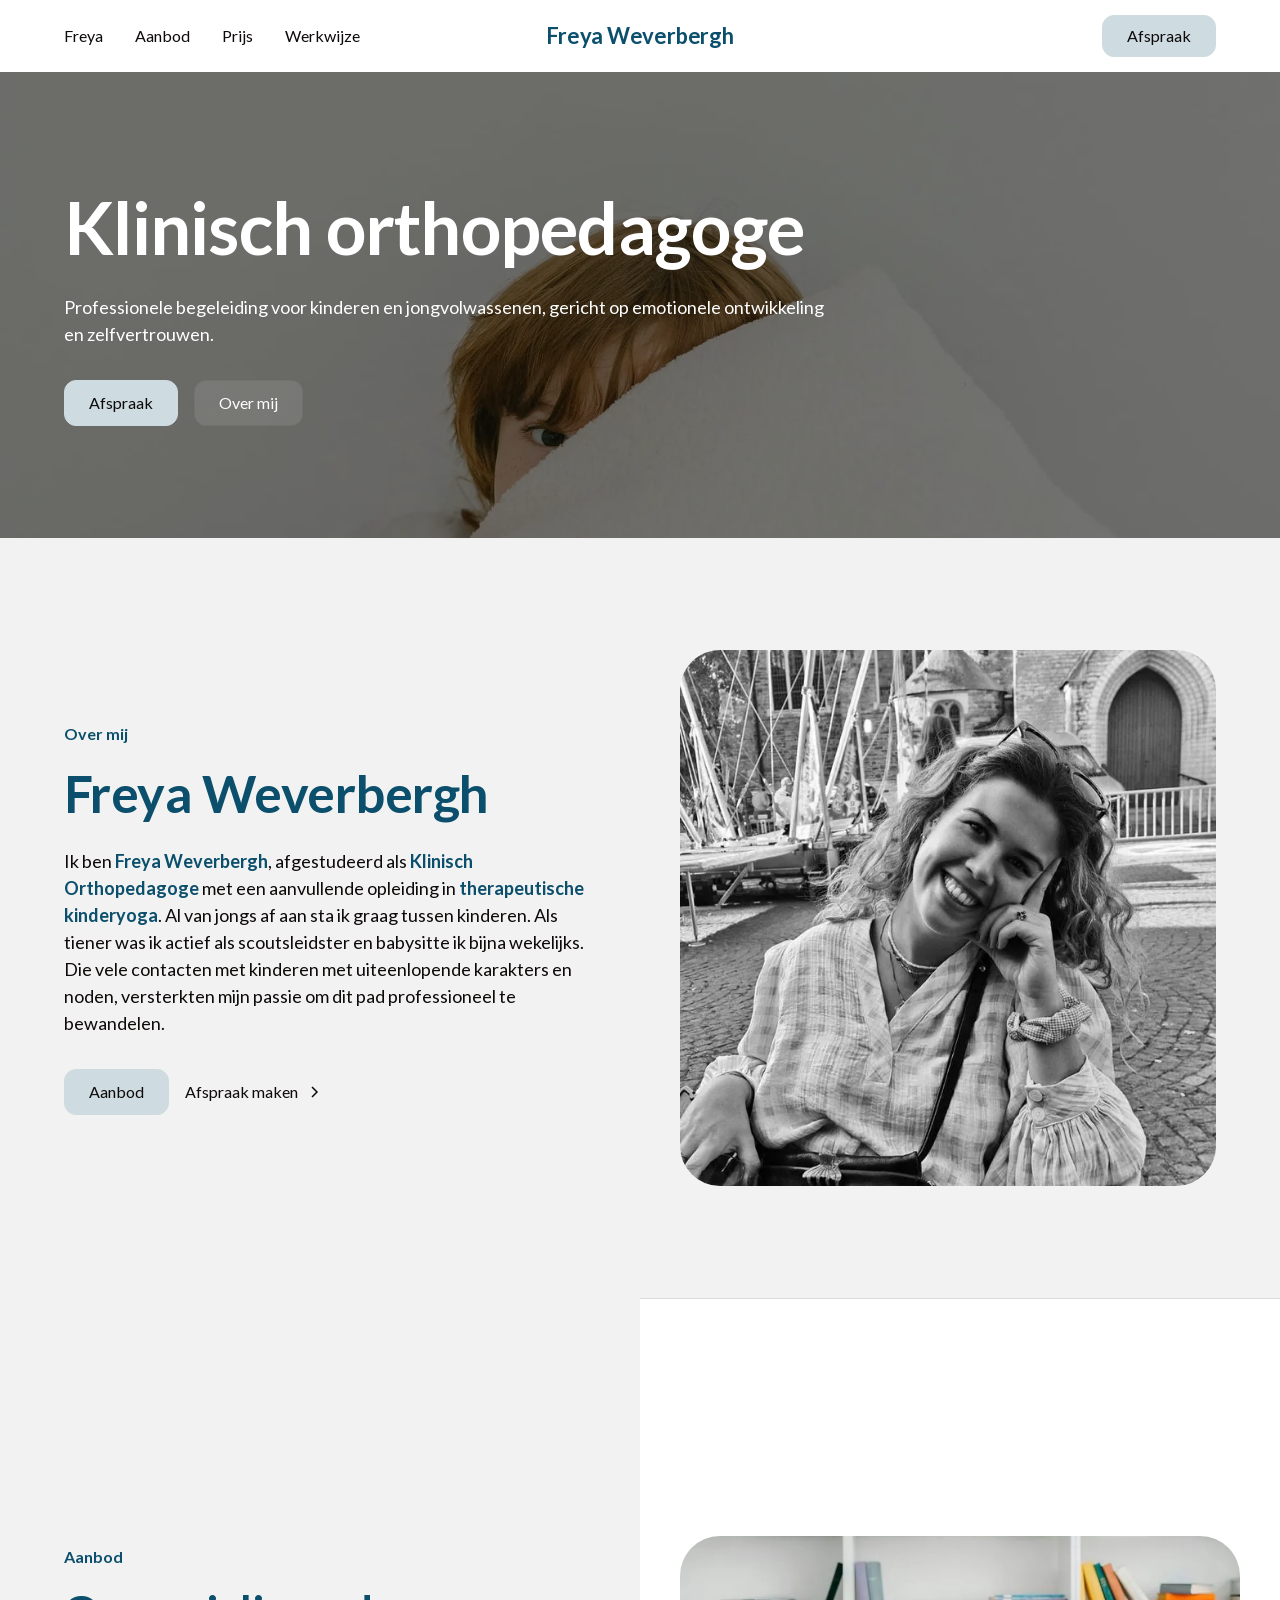
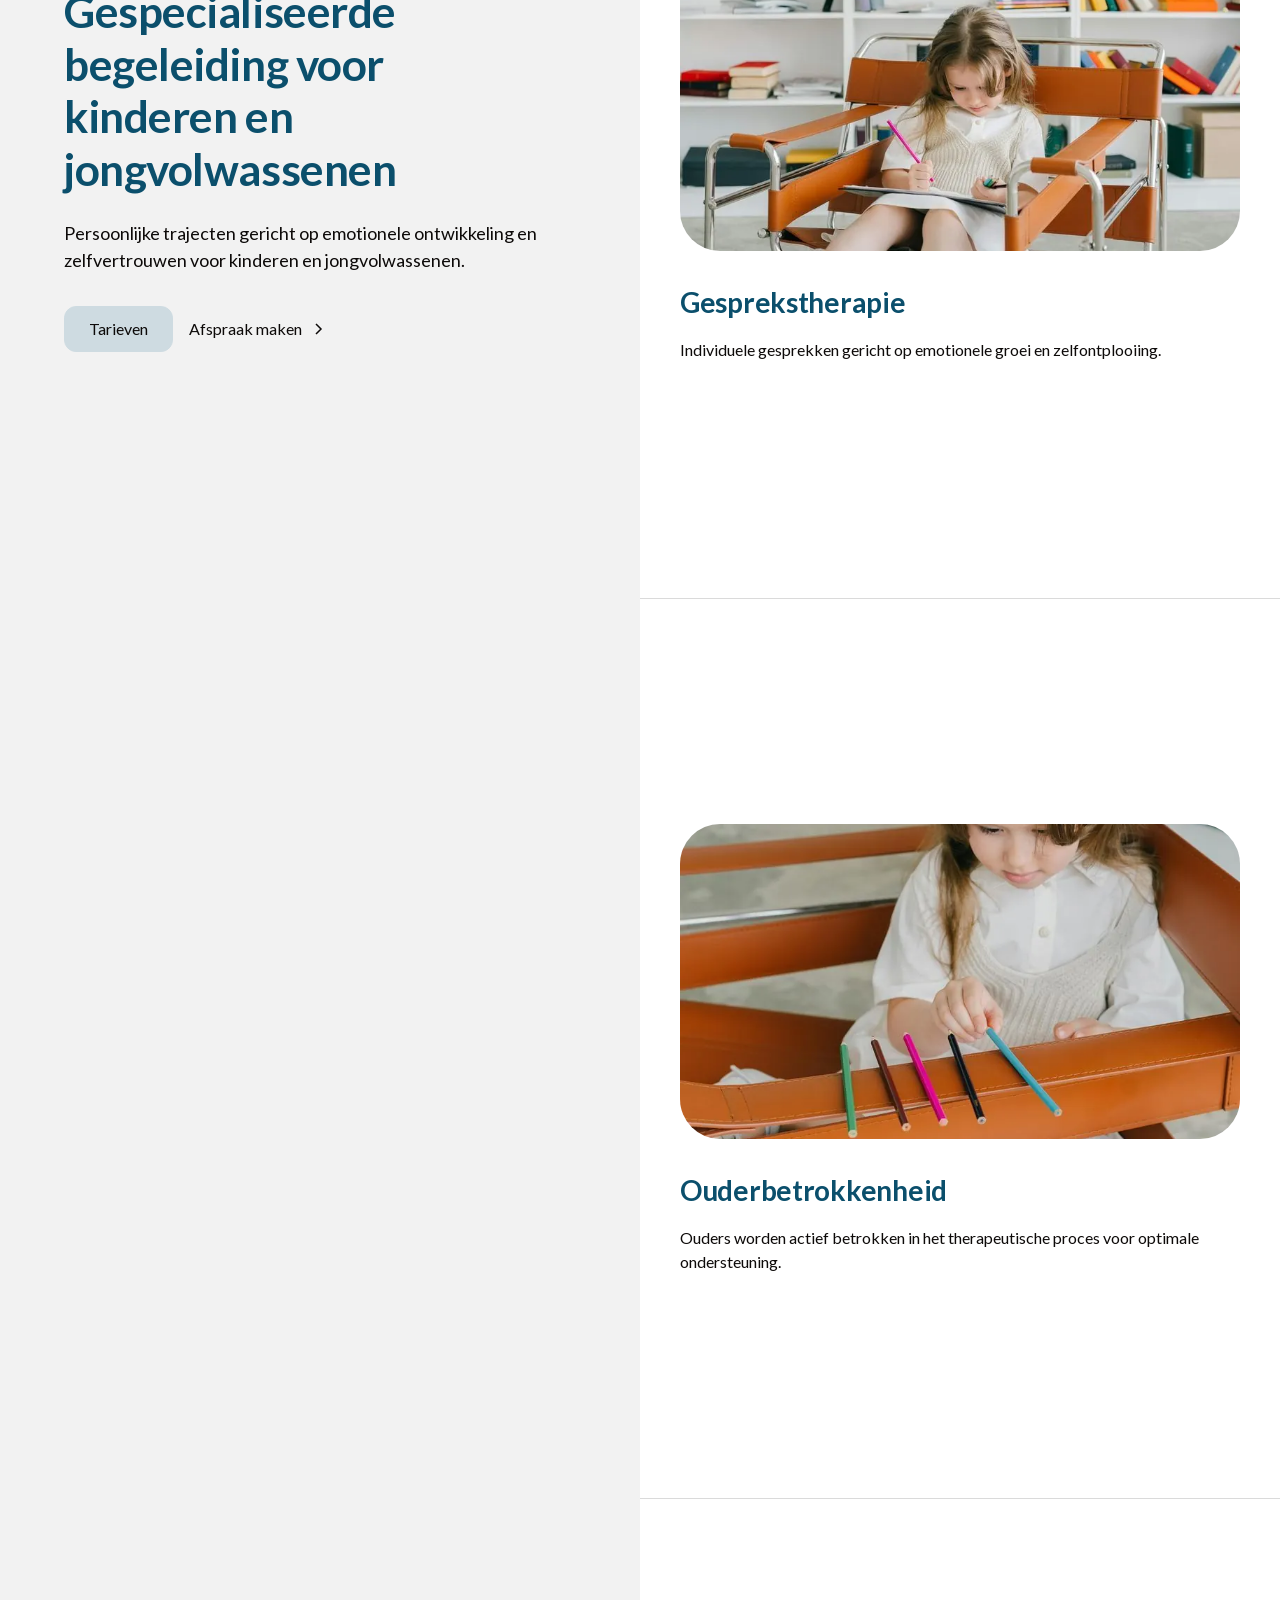
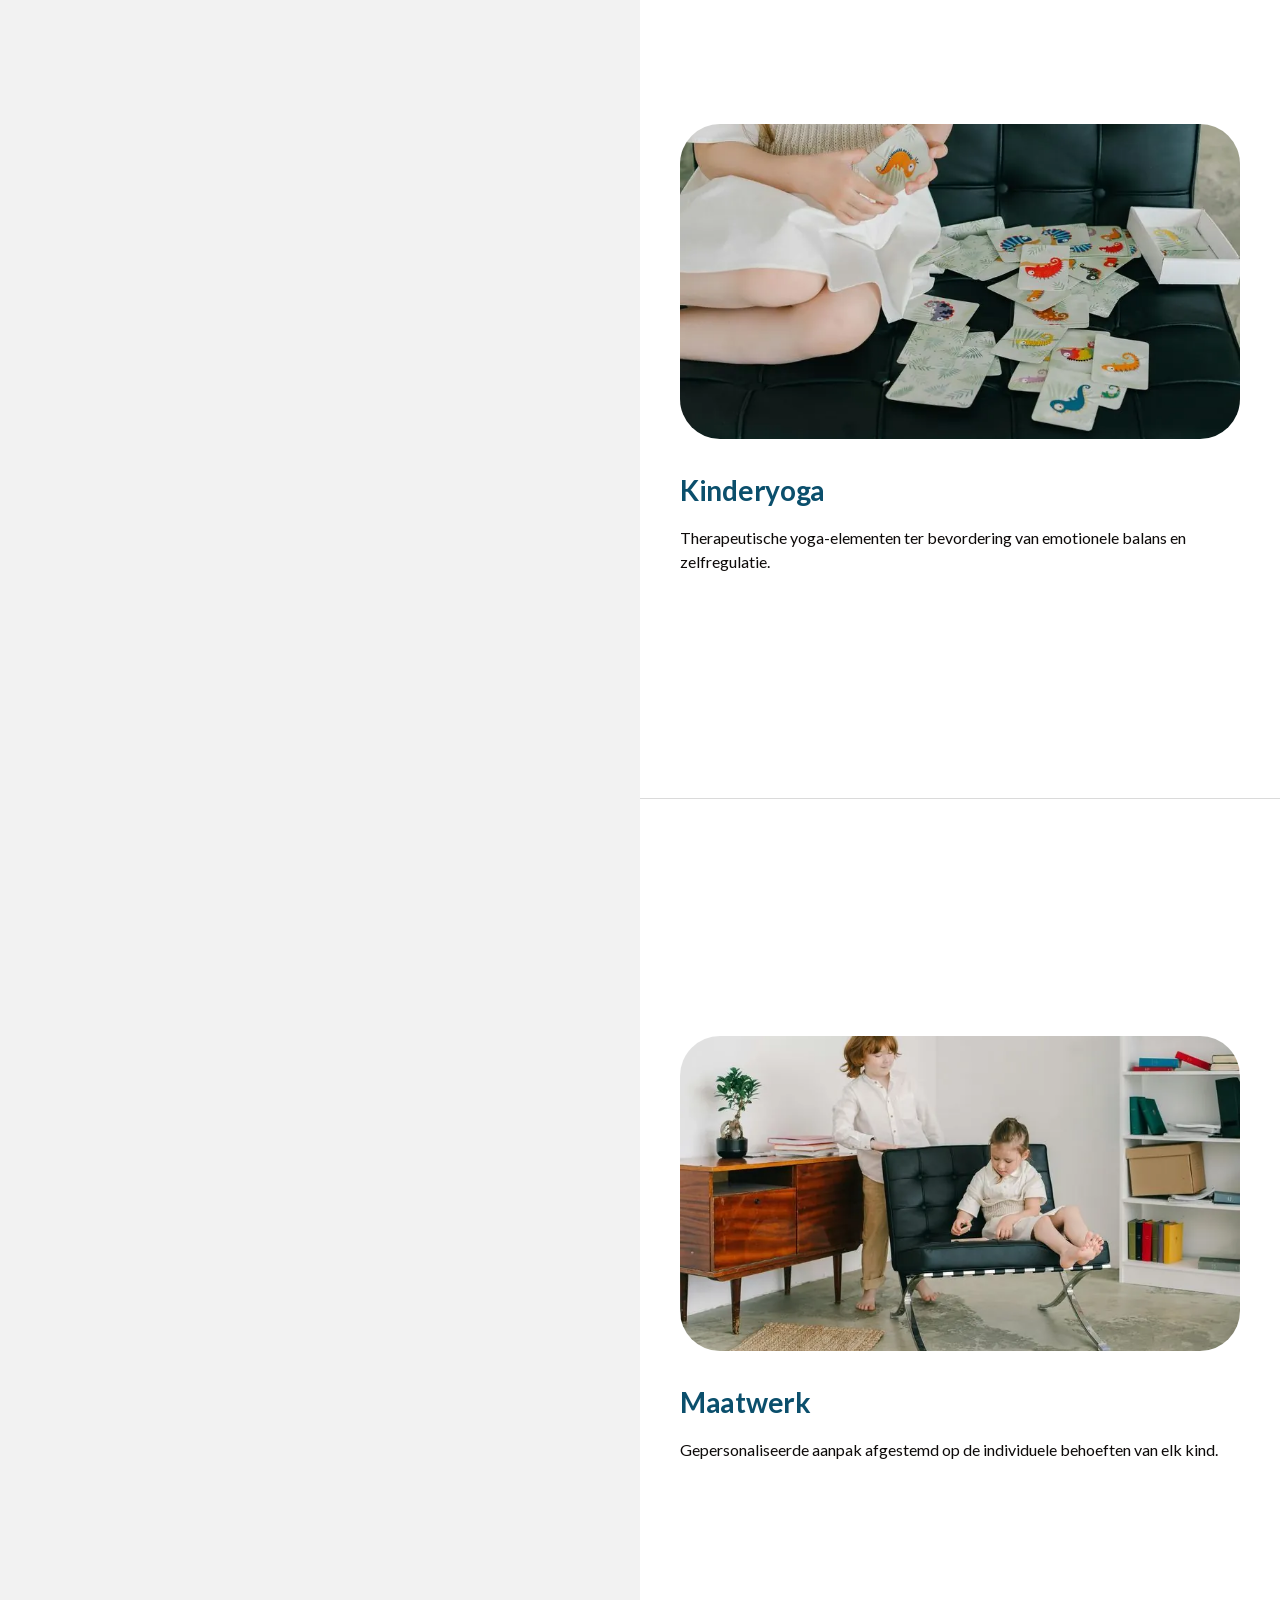
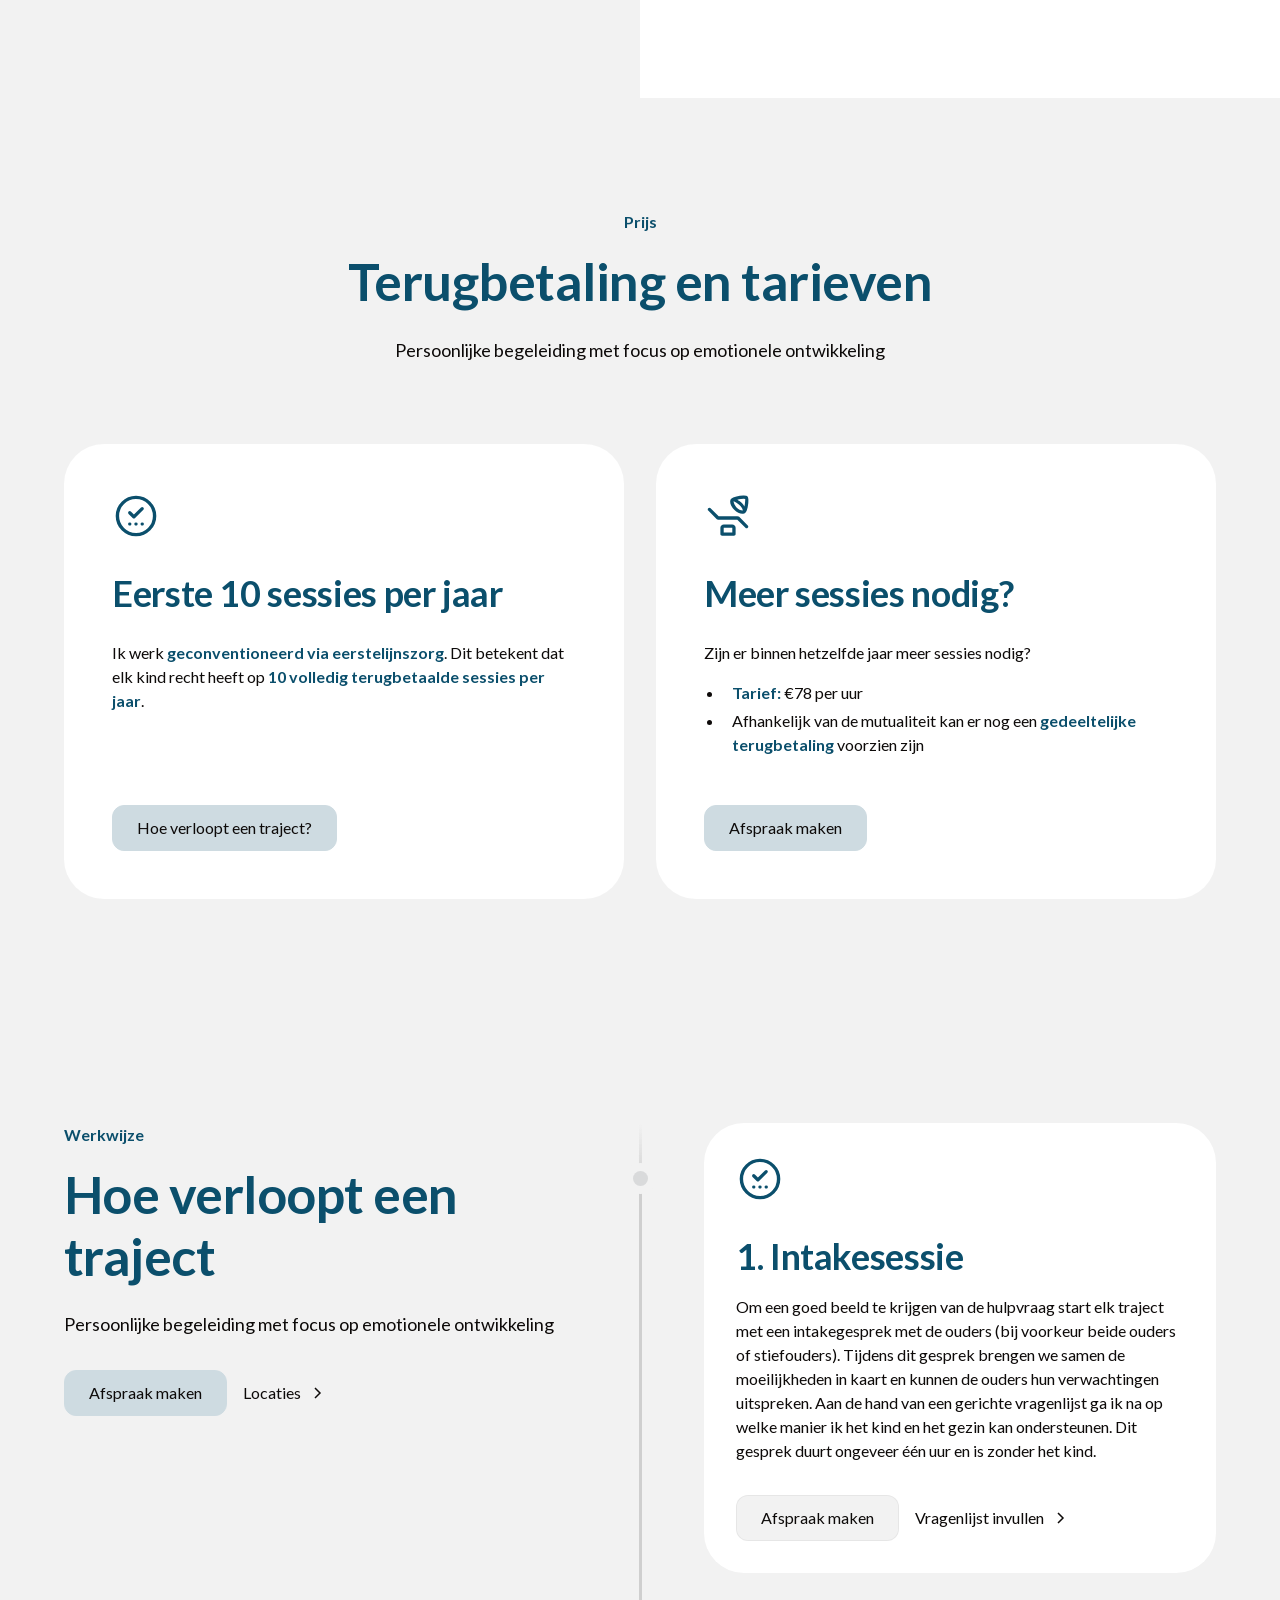
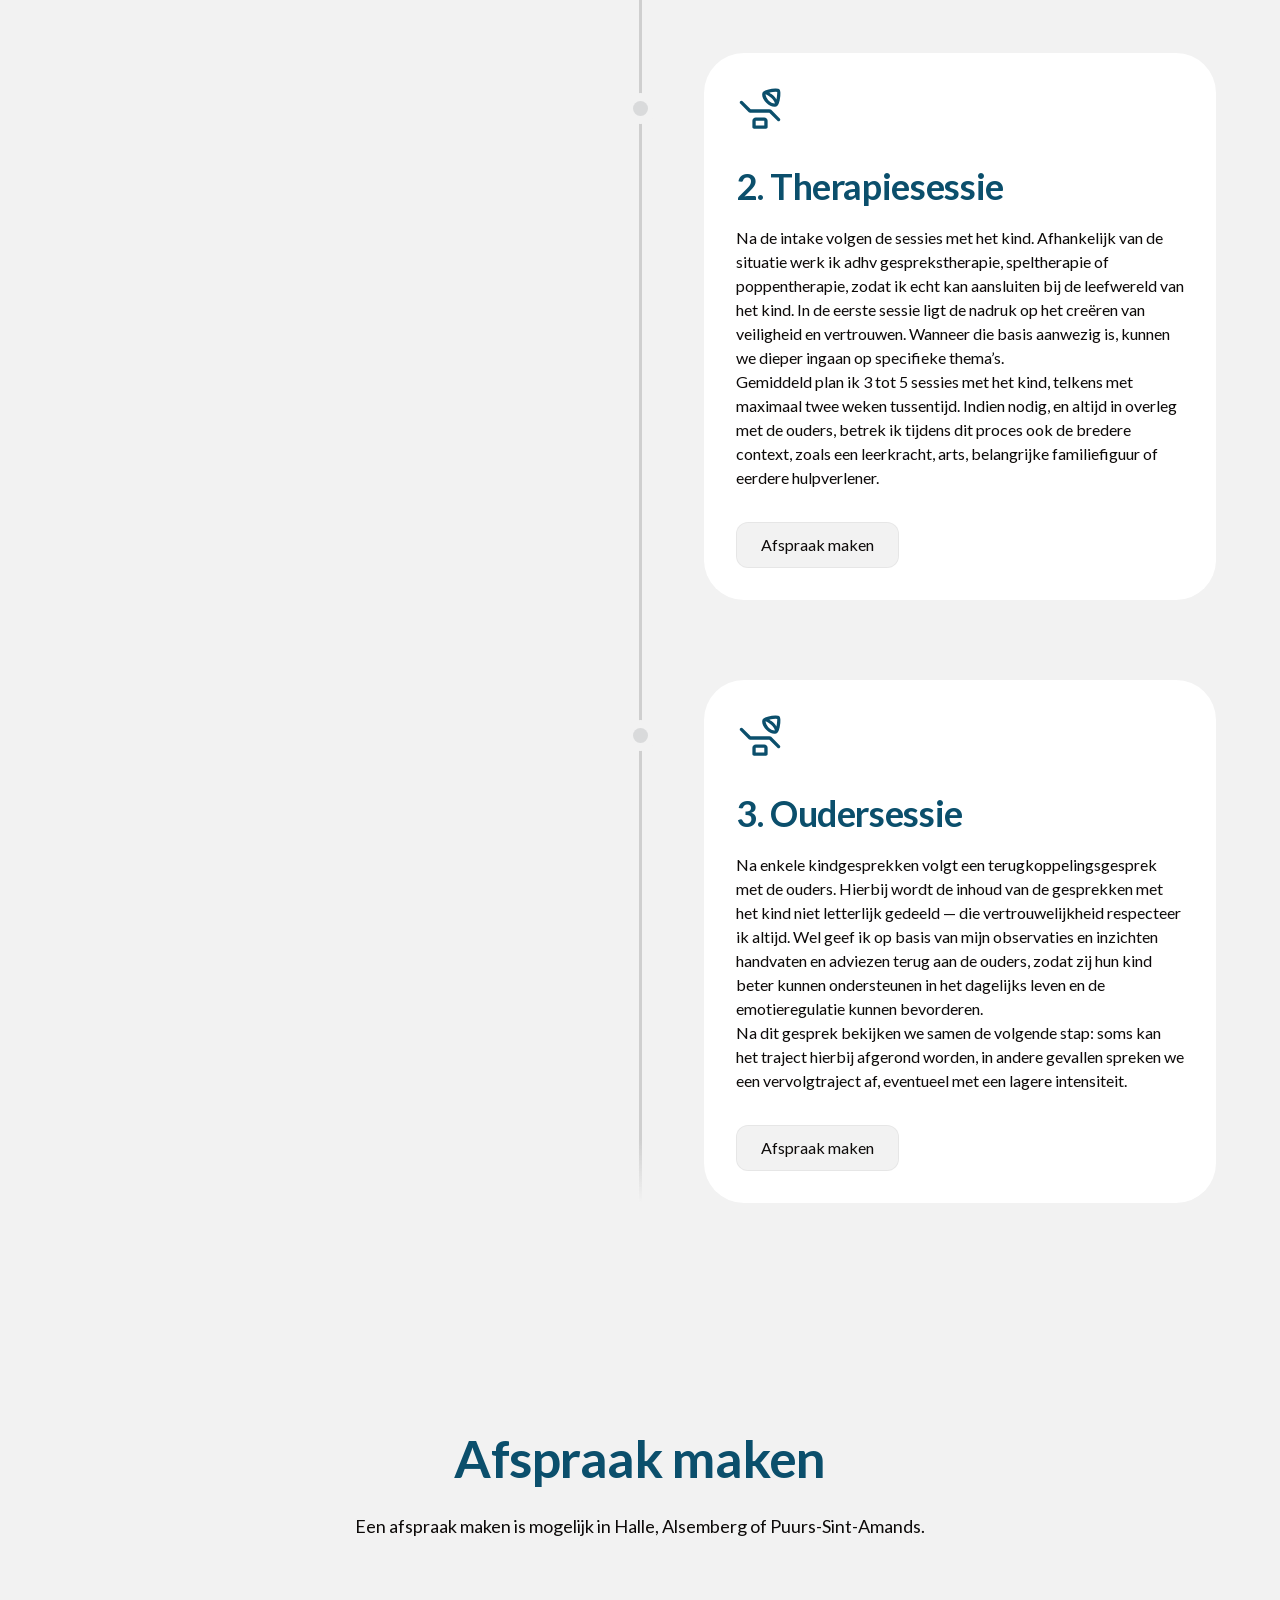
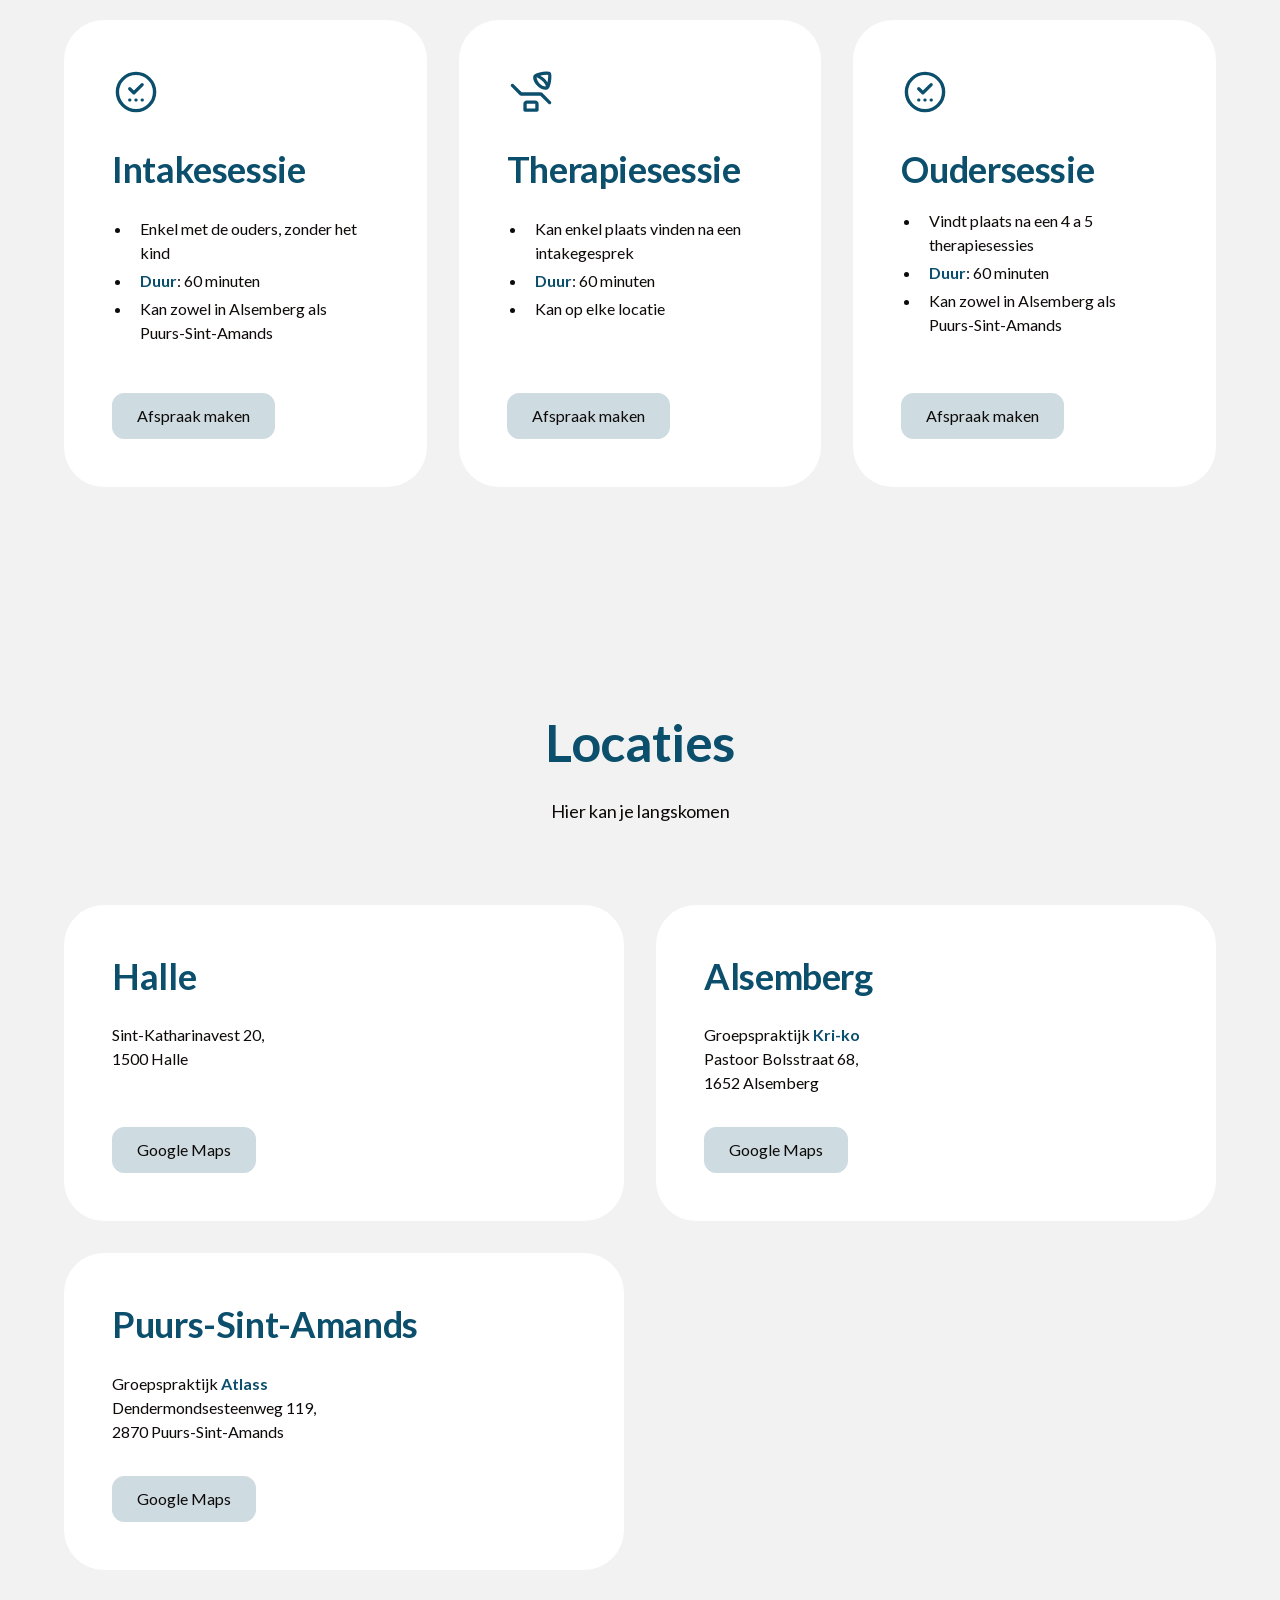
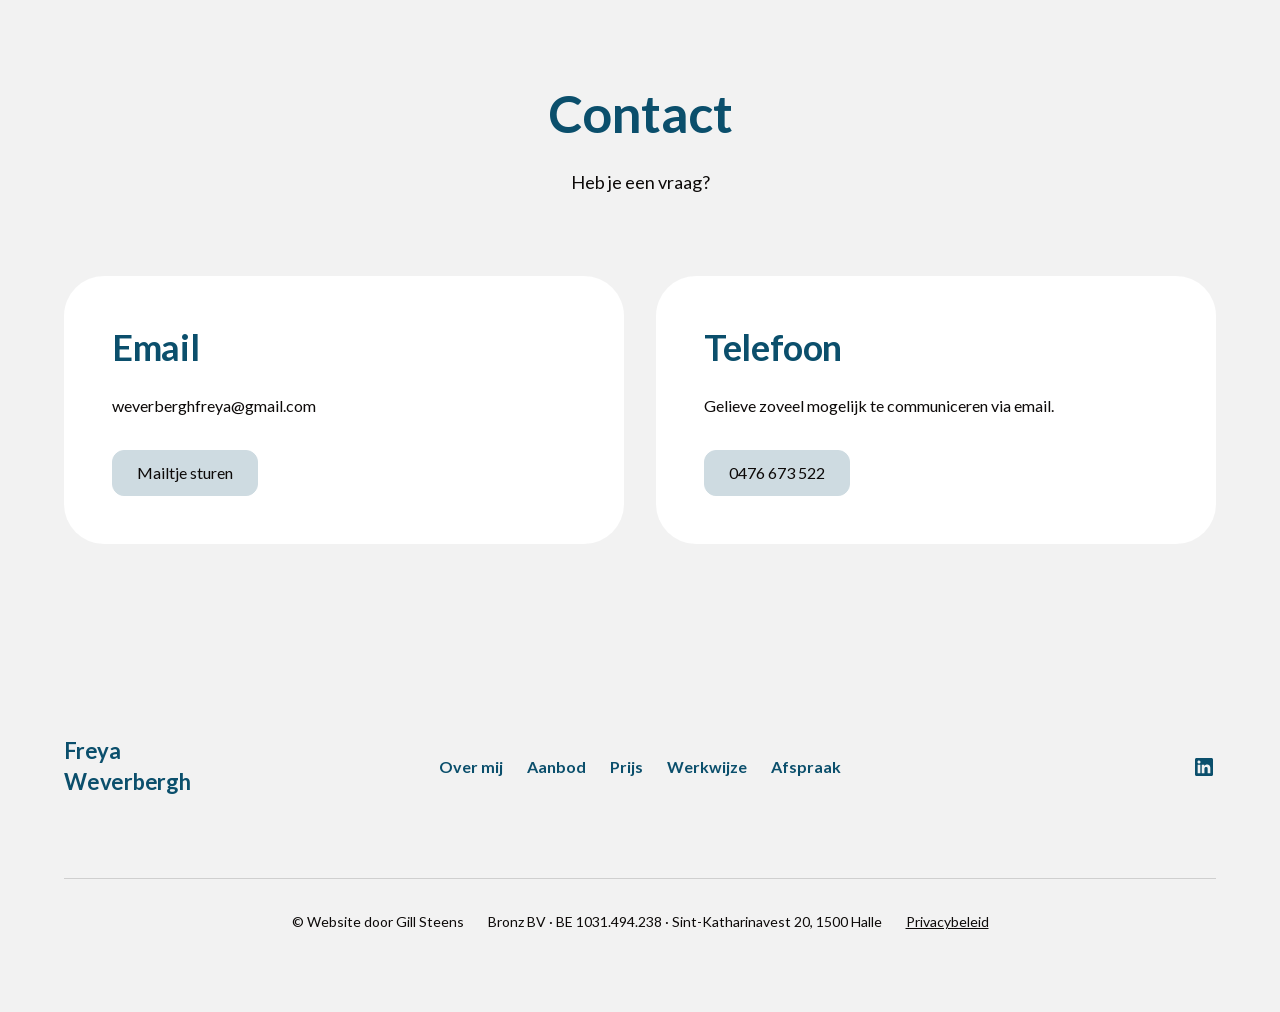
<file: index.html>
<!DOCTYPE html>
<html lang="nl-BE" data-wf-page="68d631d4217c641451b61ed2" data-wf-site="68d631d2217c641451b61e69">
<head>
  <meta charset="utf-8">
  <title>Klinisch orthopedagoge Freya Weverbergh | Halle, Alsemberg, Puurs</title>
  <meta name="description" content="Klinisch orthopedagoge Freya Weverbergh begeleidt kinderen en jongvolwassenen rond emotionele ontwikkeling en zelfvertrouwen. Praktijk in Halle, Alsemberg en Puurs-Sint-Amands.">
  <meta name="viewport" content="width=device-width, initial-scale=1">
  <link rel="canonical" href="https://www.freyawb.be/">
  <meta property="og:type" content="website">
  <meta property="og:locale" content="nl_BE">
  <meta property="og:site_name" content="Freya Weverbergh">
  <meta property="og:url" content="https://www.freyawb.be/">
  <meta property="og:title" content="Klinisch orthopedagoge Freya Weverbergh | Halle, Alsemberg, Puurs">
  <meta property="og:description" content="Klinisch orthopedagoge Freya Weverbergh begeleidt kinderen en jongvolwassenen rond emotionele ontwikkeling en zelfvertrouwen. Praktijk in Halle, Alsemberg en Puurs-Sint-Amands.">
  <meta property="og:image" content="https://www.freyawb.be/images/og-image.jpg">
  <meta property="og:image:width" content="1200">
  <meta property="og:image:height" content="630">
  <meta name="twitter:card" content="summary_large_image">
  <meta name="twitter:title" content="Klinisch orthopedagoge Freya Weverbergh | Halle, Alsemberg, Puurs">
  <meta name="twitter:description" content="Klinisch orthopedagoge Freya Weverbergh begeleidt kinderen en jongvolwassenen rond emotionele ontwikkeling en zelfvertrouwen. Praktijk in Halle, Alsemberg en Puurs-Sint-Amands.">
  <meta name="twitter:image" content="https://www.freyawb.be/images/og-image.jpg">
  <meta name="theme-color" content="#ffffff">
  <link rel="preload" href="/fonts/lato-400.woff2" as="font" type="font/woff2" crossorigin>
  <link rel="preload" href="/fonts/lato-700.woff2" as="font" type="font/woff2" crossorigin>
  <link href="/css/normalize.css" rel="stylesheet">
  <link href="/css/webflow.css" rel="stylesheet">
  <link href="/css/freyawb.webflow.css" rel="stylesheet">
  <link href="/css/site.css" rel="stylesheet">
  <script>!function(o,c){var n=c.documentElement,t=" w-mod-";n.className+=t+"js",("ontouchstart"in o||o.DocumentTouch&&c instanceof DocumentTouch)&&(n.className+=t+"touch")}(window,document);</script>
  <link href="/images/favicon.png" rel="icon" type="image/png">
  <link href="/images/webclip.png" rel="apple-touch-icon">
  <script type="application/ld+json">{"@context":"https://schema.org","@graph":[{"@type":"WebSite","@id":"https://www.freyawb.be/#website","url":"https://www.freyawb.be/","name":"Freya Weverbergh","inLanguage":"nl-BE","publisher":{"@id":"https://www.freyawb.be/#praktijk"}},{"@type":"Person","@id":"https://www.freyawb.be/#freya","name":"Freya Weverbergh","jobTitle":"Klinisch orthopedagoge","description":"Klinisch orthopedagoge met een aanvullende opleiding in therapeutische kinderyoga.","image":"https://www.freyawb.be/images/relume-412648.webp","url":"https://www.freyawb.be/","sameAs":["https://www.linkedin.com/in/freya-weverbergh-61a06931a/"],"knowsAbout":["Orthopedagogiek","Gesprekstherapie","Speltherapie","Poppentherapie","Therapeutische kinderyoga","Emotieregulatie"]},{"@type":["MedicalBusiness","LocalBusiness"],"@id":"https://www.freyawb.be/#praktijk","name":"Freya Weverbergh, klinisch orthopedagoge","url":"https://www.freyawb.be/","description":"Professionele begeleiding voor kinderen en jongvolwassenen, gericht op emotionele ontwikkeling en zelfvertrouwen.","image":"https://www.freyawb.be/images/og-image.jpg","email":"weverberghfreya@gmail.com","telephone":"+32476673522","founder":{"@id":"https://www.freyawb.be/#freya"},"employee":{"@id":"https://www.freyawb.be/#freya"},"priceRange":"Eerste 10 sessies per jaar volledig terugbetaald, daarna €78 per uur","availableLanguage":"nl","areaServed":["Halle","Alsemberg","Beersel","Puurs-Sint-Amands"],"location":[{"@type":"Place","name":"Praktijk Halle","hasMap":"https://maps.app.goo.gl/aQSGEuJwLu2hKkac8","address":{"@type":"PostalAddress","streetAddress":"Sint-Katharinavest 20","postalCode":"1500","addressLocality":"Halle","addressCountry":"BE"}},{"@type":"Place","name":"Groepspraktijk Kri-ko","hasMap":"https://maps.app.goo.gl/43JVoUHQVoe41g7e9","address":{"@type":"PostalAddress","streetAddress":"Pastoor Bolsstraat 68","postalCode":"1652","addressLocality":"Alsemberg","addressCountry":"BE"}},{"@type":"Place","name":"Groepspraktijk Atlass","hasMap":"https://maps.app.goo.gl/Ak1xytL2sVBSdbbg7","address":{"@type":"PostalAddress","streetAddress":"Dendermondsesteenweg 119","postalCode":"2870","addressLocality":"Puurs-Sint-Amands","addressCountry":"BE"}}],"hasOfferCatalog":{"@type":"OfferCatalog","name":"Aanbod","itemListElement":[{"@type":"Offer","itemOffered":{"@type":"Service","name":"Gesprekstherapie","description":"Individuele gesprekken gericht op emotionele groei en zelfontplooiing."}},{"@type":"Offer","itemOffered":{"@type":"Service","name":"Ouderbetrokkenheid","description":"Ouders worden actief betrokken in het therapeutische proces voor optimale ondersteuning."}},{"@type":"Offer","itemOffered":{"@type":"Service","name":"Kinderyoga","description":"Therapeutische yoga-elementen ter bevordering van emotionele balans en zelfregulatie."}},{"@type":"Offer","itemOffered":{"@type":"Service","name":"Maatwerk","description":"Gepersonaliseerde aanpak afgestemd op de individuele behoeften van elk kind."}}]},"potentialAction":{"@type":"ReserveAction","name":"Afspraak maken","target":"https://bookings.crossuite.app/03dd6de7-f188-42cd-96b5-84eeb9bd9fca"},"legalName":"Bronz BV","vatID":"BE1031494238","identifier":{"@type":"PropertyValue","propertyID":"KBO","value":"1031.494.238"},"address":{"@type":"PostalAddress","streetAddress":"Sint-Katharinavest 20","postalCode":"1500","addressLocality":"Halle","addressCountry":"BE"}}]}</script>
</head>
<body>
  <a href="#main" class="skip-link">Naar de inhoud</a>
  <div id="top" class="page-wrapper">
    
    <div data-animation="over-left" class="navbar3_component w-nav" data-easing2="ease" fs-scrolldisable-element="smart-nav" data-easing="ease" data-collapse="medium" data-w-id="600f0893-5a95-6252-2803-40a2803313f4" role="banner" data-duration="400">
      <div class="navbar3_container">
        <div class="navbar3_menu-button w-nav-button">
          <div class="menu-icon3">
            <div class="menu-icon3_line-top"></div>
            <div class="menu-icon3_line-middle"></div>
            <div class="menu-icon3_line-bottom"></div>
          </div>
        </div>
        <nav role="navigation" class="navbar3_menu w-nav-menu">
          <a href="/" class="navbar3_logo-link-menu w-nav-brand">
            <div class="heading-style-h6">Freya Weverbergh</div>
          </a>
          <a href="#freya" class="navbar3_link w-nav-link">Freya</a>
          <a href="#aanbod" class="navbar3_link w-nav-link">Aanbod</a>
          <a href="#prijs" class="navbar3_link w-nav-link">Prijs</a>
          <a href="#werkwijze" class="navbar3_link w-nav-link">Werkwijze</a>
          <a href="#afspraak" class="navbar3_tablet-menu-button w-button">Afspraak maken</a>
        </nav>
        <a href="/" class="navbar3_logo-link w-nav-brand" aria-label="Freya Weverbergh, naar de startpagina">
          <div class="heading-style-h6">Freya Weverbergh</div>
        </a>
        <a id="w-node-_600f0893-5a95-6252-2803-40a280331412-51b61ed2" href="#afspraak" class="button is-navbar3-button w-button">Afspraak</a>
        <div style="opacity:0" class="navbar3_menu-background"></div>
      </div>
    </div>
    <main id="main" class="main-wrapper">
      <header class="section_header50 text-color-white">
        <div class="padding-global">
          <div class="container-large">
            <div class="padding-section-large">
              <div class="header50_component">
                <div class="max-width-large">
                  <div class="margin-bottom margin-small">
                    <h1 class="heading-style-h1">Klinisch orthopedagoge</h1>
                  </div>
                  <p class="text-size-medium">Professionele begeleiding voor kinderen en jongvolwassenen, gericht op emotionele ontwikkeling en zelfvertrouwen.</p>
                  <div class="margin-top margin-medium">
                    <div class="button-group">
                      <a href="#afspraak" class="button w-button">Afspraak</a>
                      <a href="#freya" class="button is-secondary is-alternate w-button">Over mij</a>
                    </div>
                  </div>
                </div>
              </div>
            </div>
          </div>
        </div>
        <div class="header50_background-image-wrapper">
          <div class="image-overlay-layer"></div><img sizes="100vw" srcset="/images/relume-412656-p-500.webp 500w, /images/relume-412656-p-800.webp 800w, /images/relume-412656-p-1080.webp 1080w, /images/relume-412656.webp 2000w" alt="" src="/images/relume-412656.webp" loading="eager" fetchpriority="high" decoding="async" class="header50_background-image">
        </div>
      </header>
      <section id="freya" class="section_layout16 color-scheme-2">
        <div class="padding-global">
          <div class="container-large">
            <div class="padding-section-large">
              <div class="layout16_component">
                <div class="w-layout-grid layout16_content">
                  <div class="layout16_content-left">
                    <div class="margin-bottom margin-xsmall">
                      <div class="text-style-tagline">Over mij</div>
                    </div>
                    <div class="margin-bottom margin-small">
                      <h2 class="heading-style-h2">Freya Weverbergh</h2>
                    </div>
                    <p class="text-size-medium">Ik ben <strong>Freya Weverbergh</strong>, afgestudeerd als <strong>Klinisch Orthopedagoge</strong> met een aanvullende opleiding in <strong>therapeutische kinderyoga</strong>. Al van jongs af aan sta ik graag tussen kinderen. Als tiener was ik actief als scoutsleidster en babysitte ik bijna wekelijks. Die vele contacten met kinderen met uiteenlopende karakters en noden, versterkten mijn passie om dit pad professioneel te bewandelen.</p>
                    <div class="margin-top margin-medium">
                      <div class="button-group">
                        <a href="#aanbod" class="button w-button">Aanbod</a>
                        <a href="#afspraak" class="button is-link is-icon w-inline-block">
                          <div>Afspraak maken</div>
                          <div class="icon-embed-xxsmall w-embed"><svg width="16" height="16" viewbox="0 0 16 16" fill="none" xmlns="http://www.w3.org/2000/svg">
                              <path d="M6 3L11 8L6 13" stroke="CurrentColor" stroke-width="1.5"></path>
                            </svg></div>
                        </a>
                      </div>
                    </div>
                  </div>
                  <div class="layout16_image-wrapper"><img sizes="(max-width: 767px) 90vw, 45vw" srcset="/images/relume-412648-p-500.webp 500w, /images/relume-412648-p-800.webp 800w, /images/relume-412648-p-1080.webp 1080w, /images/relume-412648.webp 1257w" alt="Portret van Freya Weverbergh, klinisch orthopedagoge" src="/images/relume-412648.webp" loading="lazy" decoding="async" class="layout16_image"></div>
                </div>
              </div>
            </div>
          </div>
        </div>
      </section>
      <section id="aanbod" class="section_layout419 color-scheme-2 z-index-2">
        <div class="layout419_component">
          <div id="w-node-e9af3c99-90e8-25e9-d312-8c08c0e27615-51b61ed2" class="layout419_content-left">
            <div class="margin-bottom margin-xsmall">
              <div class="text-style-tagline">Aanbod</div>
            </div>
            <div class="margin-bottom margin-small">
              <h2 class="heading-style-h3">Gespecialiseerde begeleiding voor kinderen en jongvolwassenen</h2>
            </div>
            <p class="text-size-medium">Persoonlijke trajecten gericht op emotionele ontwikkeling en zelfvertrouwen voor kinderen en jongvolwassenen.</p>
            <div class="margin-top margin-medium">
              <div class="button-group">
                <a href="#prijs" class="button w-button">Tarieven</a>
                <a href="#afspraak" class="button is-link is-icon w-inline-block">
                  <div>Afspraak maken</div>
                  <div class="icon-embed-xxsmall w-embed"><svg width="16" height="16" viewbox="0 0 16 16" fill="none" xmlns="http://www.w3.org/2000/svg">
                      <path d="M6 3L11 8L6 13" stroke="CurrentColor" stroke-width="1.5"></path>
                    </svg></div>
                </a>
              </div>
            </div>
          </div>
          <div class="layout419_content-right">
            <div class="layout419_card is-first">
              <div class="layout419_card-content">
                <div class="margin-bottom margin-medium">
                  <div class="layout419_image-wrapper"><img sizes="(max-width: 767px) 85vw, 560px" srcset="/images/relume-412657-p-500.webp 500w, /images/relume-412657-p-800.webp 800w, /images/relume-412657-p-1080.webp 1080w, /images/relume-412657.webp 2000w" alt="Meisje tekent met kleurpotloden in een zetel" src="/images/relume-412657.webp" loading="lazy" decoding="async" class="layout419_image"></div>
                </div>
                <div class="margin-bottom margin-xsmall">
                  <h3 class="heading-style-h5">Gesprekstherapie</h3>
                </div>
                <p>Individuele gesprekken gericht op emotionele groei en zelfontplooiing.</p>
              </div>
            </div>
            <div class="layout419_card">
              <div class="layout419_card-content">
                <div class="margin-bottom margin-medium">
                  <div class="layout419_image-wrapper"><img sizes="(max-width: 767px) 85vw, 560px" srcset="/images/relume-412658-p-500.webp 500w, /images/relume-412658-p-800.webp 800w, /images/relume-412658-p-1080.webp 1080w, /images/relume-412658.webp 2000w" alt="Kind legt kleurpotloden naast elkaar op een rij" src="/images/relume-412658.webp" loading="lazy" decoding="async" class="layout419_image"></div>
                </div>
                <div class="margin-bottom margin-xsmall">
                  <h3 class="heading-style-h5">Ouderbetrokkenheid</h3>
                </div>
                <p>Ouders worden actief betrokken in het therapeutische proces voor optimale ondersteuning.</p>
              </div>
            </div>
            <div class="layout419_card">
              <div class="layout419_card-content">
                <div class="margin-bottom margin-medium">
                  <div class="layout419_image-wrapper"><img sizes="(max-width: 767px) 85vw, 560px" srcset="/images/relume-412659-p-500.webp 500w, /images/relume-412659-p-800.webp 800w, /images/relume-412659-p-1080.webp 1080w, /images/relume-412659.webp 2000w" alt="Kind speelt met kaartjes met kleurrijke dierenfiguren" src="/images/relume-412659.webp" loading="lazy" decoding="async" class="layout419_image"></div>
                </div>
                <div class="margin-bottom margin-xsmall">
                  <h3 class="heading-style-h5">Kinderyoga</h3>
                </div>
                <p>Therapeutische yoga-elementen ter bevordering van emotionele balans en zelfregulatie.</p>
              </div>
            </div>
            <div class="layout419_card">
              <div class="layout419_card-content">
                <div class="margin-bottom margin-medium">
                  <div class="layout419_image-wrapper"><img sizes="(max-width: 767px) 85vw, 560px" srcset="/images/relume-412660-p-500.webp 500w, /images/relume-412660-p-800.webp 800w, /images/relume-412660-p-1080.webp 1080w, /images/relume-412660-p-1600.webp 1600w, /images/relume-412660.webp 2000w" alt="Twee kinderen spelen samen in een lichte kamer" src="/images/relume-412660.webp" loading="lazy" decoding="async" class="layout419_image"></div>
                </div>
                <div class="margin-bottom margin-xsmall">
                  <h3 class="heading-style-h5">Maatwerk</h3>
                </div>
                <p>Gepersonaliseerde aanpak afgestemd op de individuele behoeften van elk kind.</p>
              </div>
            </div>
          </div>
        </div>
      </section>
      <section id="prijs" class="section_layout364 color-scheme-2">
        <div class="padding-global">
          <div class="container-large">
            <div class="padding-section-large">
              <div class="layout364_component">
                <div class="margin-bottom margin-xxlarge">
                  <div class="text-align-center">
                    <div class="max-width-large align-center">
                      <div class="margin-bottom margin-xsmall">
                        <div class="text-style-tagline">Prijs</div>
                      </div>
                      <div class="margin-bottom margin-small">
                        <h2 class="heading-style-h2">Terugbetaling en tarieven</h2>
                      </div>
                      <p class="text-size-medium">Persoonlijke begeleiding met focus op emotionele ontwikkeling</p>
                    </div>
                  </div>
                </div>
                <div class="w-layout-grid layout364_grid-list">
                  <div class="w-layout-grid layout364_row">
                    <div class="layout364_card">
                      <div class="layout364_card-content">
                        <div class="layout364_card-content-top">
                          <div class="margin-bottom margin-small">
                            <div class="layout364_item-icon-wrapper">
                              <div class="icon-1x1-medium text-color-blue w-embed"><svg xmlns="http://www.w3.org/2000/svg" width="100%" height="100%" viewbox="0 -960 960 960">
                                  <path fill="currentColor" d="M355.63-287.61q13.62 0 22.8-9.44 9.18-9.44 9.18-23.17 0-13.74-9.39-22.95-9.39-9.22-23.06-9.22-13.66 0-22.88 9.44-9.21 9.44-9.21 23.17 0 13.74 9.42 22.95 9.43 9.22 23.14 9.22Zm124.59 0q13.74 0 22.95-9.44 9.22-9.44 9.22-23.17 0-13.74-9.44-22.95-9.44-9.22-23.17-9.22-13.74 0-22.95 9.44-9.22 9.44-9.22 23.17 0 13.74 9.44 22.95 9.44 9.22 23.17 9.22Zm124.74 0q13.61 0 22.79-9.44t9.18-23.17q0-13.74-9.39-22.95-9.39-9.22-23.05-9.22t-22.88 9.44q-9.22 9.44-9.22 23.17 0 13.74 9.43 22.95 9.42 9.22 23.14 9.22ZM438.24-507.85l-60.89-60.41q-9.44-9.72-22.42-9.72-12.97 0-22.69 9.71-9.72 9.7-10.22 23.17-.5 13.47 9.22 23.19l81.89 81.89q10.28 10.19 24.41 10.19t24.33-10.19l165.46-165.22q9.75-9.7 9.11-23.05-.64-13.34-10.25-23.06-9.62-9.72-22.65-9.72-13.04 0-22.8 9.72l-142.5 143.5ZM480.3-74.02q-84.2 0-158.04-31.88-73.84-31.88-129.16-87.2-55.32-55.32-87.2-129.2-31.88-73.88-31.88-158.17 0-84.28 31.88-158.2 31.88-73.91 87.16-128.74 55.28-54.84 129.18-86.82 73.9-31.99 158.21-31.99 84.3 0 158.25 31.97 73.94 31.97 128.75 86.77 54.82 54.8 86.79 128.88 31.98 74.08 31.98 158.33 0 84.24-31.99 158.07-31.98 73.84-86.82 128.95-54.83 55.1-128.87 87.17Q564.5-74.02 480.3-74.02Zm.2-68.13q140.54 0 238.95-98.75 98.4-98.76 98.4-239.6 0-140.54-98.22-238.95-98.21-98.4-239.75-98.4-140.16 0-238.95 98.22-98.78 98.21-98.78 239.75 0 140.16 98.75 238.95 98.76 98.78 239.6 98.78ZM480-480Z"></path>
                                </svg></div>
                            </div>
                          </div>
                          <div class="margin-bottom margin-small">
                            <h3 class="heading-style-h4">Eerste 10 sessies per jaar</h3>
                          </div>
                          <p>Ik werk <strong>geconventioneerd via eerstelijnszorg</strong>. Dit betekent dat elk kind recht heeft op <strong>10 volledig terugbetaalde sessies per jaar</strong>.</p>
                        </div>
                        <div class="margin-top margin-medium">
                          <div class="button-group">
                            <a href="#werkwijze" class="button w-button">Hoe verloopt een traject?</a>
                          </div>
                        </div>
                      </div>
                    </div>
                    <div class="layout364_card">
                      <div class="layout364_card-content">
                        <div class="layout364_card-content-top">
                          <div class="margin-bottom margin-small">
                            <div class="layout364_item-icon-wrapper">
                              <div class="icon-1x1-medium text-color-blue w-embed"><svg xmlns="http://www.w3.org/2000/svg" width="100%" height="100%" viewbox="0 -960 960 960">
                                  <path fill="currentColor" d="M767.66-523.35q-38.49 0-81.96-21.62-43.48-21.62-81.21-60.15-37.49-38.54-59.22-81.93-21.73-43.39-21.73-80.41 0-17.89 5.24-32.68t15.65-25.39q26.07-26.56 104.85-46.06 78.79-19.5 149.5-17.21 25.44.76 44.1 5.61 18.66 4.85 27.13 13.32 7.75 7.74 12.08 24.39t5.91 40.81q3.8 70.95-15.08 152.28-18.88 81.32-45.15 107.59-10.32 10.22-26.34 15.84-16.03 5.61-33.77 5.61Zm40.36-148.02q7.76-31.04 11.72-68.37 3.96-37.34 5.04-82.72-46.8-1.89-85.73 1.99-38.92 3.88-72.72 13.64 22.28 13.53 42.54 28.71 20.26 15.19 38.06 30.38 21.38 19.52 36.47 38.42 15.1 18.91 24.62 37.95Zm-30.8 82.57q-5.2-30.77-22.22-57.09-17.02-26.33-52.07-57.61-35.28-31.28-62.34-48.8-27.07-17.53-49.83-23.48 2.72 31.52 19.62 66.2 16.9 34.69 40.42 58.21 29.05 29.28 58.97 44.3 29.93 15.03 67.45 18.27ZM666.46-406.89H295.15q-14 0-26.77-5.6t-22.21-14.79L84.61-588.61q-9.96-9.96-9.96-23.27 0-13.31 9.96-23.51 9.96-9.96 23.39-9.96t23.39 9.96l162.15 162.04h371.31q14 0 26.77 5.72t22.21 14.91l161.56 161.33q9.96 9.96 9.96 23.27 0 13.31-9.96 23.51-9.96 9.96-23.39 9.96t-23.39-9.96L666.46-406.89ZM361.91-85.46q-14.66 0-24.48-9.82t-9.82-24.48v-123.31q0-28.09 19.96-48.11t48.41-20.02h168.04q28.45 0 48.41 20.02 19.96 20.02 19.96 48.11v123.31q0 14.66-9.82 24.48t-24.24 9.82H361.91Zm32.16-66.45h171.86v-92.83H394.07v92.83Zm0 0v-92.83 92.83Z"></path>
                                </svg></div>
                            </div>
                          </div>
                          <div class="margin-bottom margin-small">
                            <h3 class="heading-style-h4">Meer sessies nodig?</h3>
                          </div>
                          <p>Zijn er binnen hetzelfde jaar meer sessies nodig?</p>
                          <ul role="list">
                            <li>
                              <p><strong>Tarief:</strong> €78 per uur</p>
                            </li>
                            <li>
                              <p>Afhankelijk van de mutualiteit kan er nog een <strong>gedeeltelijke terugbetaling</strong> voorzien zijn</p>
                            </li>
                          </ul>
                        </div>
                        <div class="margin-top margin-medium">
                          <div class="button-group">
                            <a href="#afspraak" class="button w-button">Afspraak maken</a>
                          </div>
                        </div>
                      </div>
                    </div>
                  </div>
                </div>
              </div>
            </div>
          </div>
        </div>
      </section>
      <section id="werkwijze" class="section_timeline2 color-scheme-2">
        <div class="padding-global">
          <div class="container-large">
            <div class="padding-section-large">
              <div class="timeline2_component">
                <div class="w-layout-grid timeline2_content">
                  <div class="timeline2_content-left">
                    <div class="text-style-tagline">Werkwijze</div>
                    <div class="spacer-xsmall"></div>
                    <h2 class="heading-style-h2">Hoe verloopt een traject</h2>
                    <div class="spacer-small"></div>
                    <p class="text-size-medium">Persoonlijke begeleiding met focus op emotionele ontwikkeling</p>
                    <div class="spacer-medium"></div>
                    <div class="button-group">
                      <a href="#afspraak" class="button w-button">Afspraak maken</a>
                      <a href="#locaties" class="button is-link is-icon w-inline-block">
                        <div>Locaties</div>
                        <div class="icon-embed-xxsmall w-embed"><svg width="16" height="16" viewbox="0 0 16 16" fill="none" xmlns="http://www.w3.org/2000/svg">
                            <path d="M6 3L11 8L6 13" stroke="CurrentColor" stroke-width="1.5"></path>
                          </svg></div>
                      </a>
                    </div>
                  </div>
                  <div id="w-node-bd3371e6-7965-2c93-a870-ea5be63c9a92-51b61ed2" class="timeline2_progress">
                    <div class="timeline2_fade-overlay-top"></div>
                    <div class="timeline2_progress-line"></div>
                    <div class="timeline2_line"></div>
                    <div class="timeline2_fade-overlay-bottom"></div>
                    <div class="timeline2_progress-line-cover"></div>
                  </div>
                  <div class="timeline2_content-right">
                    <div class="timeline2_row">
                      <div class="timeline2_circle-wrapper">
                        <div data-w-id="bd3371e6-7965-2c93-a870-ea5be63c9a9b" class="timeline2_circle"></div>
                      </div>
                      <div class="timeline2_item">
                        <div class="margin-bottom margin-small">
                          <div class="layout364_item-icon-wrapper">
                            <div class="icon-1x1-medium text-color-blue w-embed"><svg xmlns="http://www.w3.org/2000/svg" width="100%" height="100%" viewbox="0 -960 960 960">
                                <path fill="currentColor" d="M355.63-287.61q13.62 0 22.8-9.44 9.18-9.44 9.18-23.17 0-13.74-9.39-22.95-9.39-9.22-23.06-9.22-13.66 0-22.88 9.44-9.21 9.44-9.21 23.17 0 13.74 9.42 22.95 9.43 9.22 23.14 9.22Zm124.59 0q13.74 0 22.95-9.44 9.22-9.44 9.22-23.17 0-13.74-9.44-22.95-9.44-9.22-23.17-9.22-13.74 0-22.95 9.44-9.22 9.44-9.22 23.17 0 13.74 9.44 22.95 9.44 9.22 23.17 9.22Zm124.74 0q13.61 0 22.79-9.44t9.18-23.17q0-13.74-9.39-22.95-9.39-9.22-23.05-9.22t-22.88 9.44q-9.22 9.44-9.22 23.17 0 13.74 9.43 22.95 9.42 9.22 23.14 9.22ZM438.24-507.85l-60.89-60.41q-9.44-9.72-22.42-9.72-12.97 0-22.69 9.71-9.72 9.7-10.22 23.17-.5 13.47 9.22 23.19l81.89 81.89q10.28 10.19 24.41 10.19t24.33-10.19l165.46-165.22q9.75-9.7 9.11-23.05-.64-13.34-10.25-23.06-9.62-9.72-22.65-9.72-13.04 0-22.8 9.72l-142.5 143.5ZM480.3-74.02q-84.2 0-158.04-31.88-73.84-31.88-129.16-87.2-55.32-55.32-87.2-129.2-31.88-73.88-31.88-158.17 0-84.28 31.88-158.2 31.88-73.91 87.16-128.74 55.28-54.84 129.18-86.82 73.9-31.99 158.21-31.99 84.3 0 158.25 31.97 73.94 31.97 128.75 86.77 54.82 54.8 86.79 128.88 31.98 74.08 31.98 158.33 0 84.24-31.99 158.07-31.98 73.84-86.82 128.95-54.83 55.1-128.87 87.17Q564.5-74.02 480.3-74.02Zm.2-68.13q140.54 0 238.95-98.75 98.4-98.76 98.4-239.6 0-140.54-98.22-238.95-98.21-98.4-239.75-98.4-140.16 0-238.95 98.22-98.78 98.21-98.78 239.75 0 140.16 98.75 238.95 98.76 98.78 239.6 98.78ZM480-480Z"></path>
                              </svg></div>
                          </div>
                        </div>
                        <h3 class="heading-style-h4">1. Intakesessie</h3>
                        <div class="spacer-xsmall"></div>
                        <p>Om een goed beeld te krijgen van de hulpvraag start elk traject met een intakegesprek met de ouders (bij voorkeur beide ouders of stiefouders). Tijdens dit gesprek brengen we samen de moeilijkheden in kaart en kunnen de ouders hun verwachtingen uitspreken. Aan de hand van een gerichte vragenlijst ga ik na op welke manier ik het kind en het gezin kan ondersteunen. Dit gesprek duurt ongeveer één uur en is zonder het kind.</p>
                        <div class="spacer-medium"></div>
                        <div class="button-group">
                          <a href="https://bookings.crossuite.app/03dd6de7-f188-42cd-96b5-84eeb9bd9fca" target="_blank" rel="noopener" class="button is-secondary w-button">Afspraak maken</a>
                          <a href="https://forms.gle/Q2gttmC18YoVg19i9" target="_blank" rel="noopener" class="button is-link is-icon w-inline-block">
                            <div>Vragenlijst invullen</div>
                            <div class="icon-embed-xxsmall w-embed"><svg width="16" height="16" viewbox="0 0 16 16" fill="none" xmlns="http://www.w3.org/2000/svg">
                                <path d="M6 3L11 8L6 13" stroke="CurrentColor" stroke-width="1.5"></path>
                              </svg></div>
                          </a>
                        </div>
                      </div>
                    </div>
                    <div class="timeline2_row">
                      <div class="timeline2_circle-wrapper">
                        <div class="timeline2_circle"></div>
                      </div>
                      <div class="timeline2_item">
                        <div class="margin-bottom margin-small">
                          <div class="layout364_item-icon-wrapper">
                            <div class="icon-1x1-medium text-color-blue w-embed"><svg xmlns="http://www.w3.org/2000/svg" width="100%" height="100%" viewbox="0 -960 960 960">
                                <path fill="currentColor" d="M767.66-523.35q-38.49 0-81.96-21.62-43.48-21.62-81.21-60.15-37.49-38.54-59.22-81.93-21.73-43.39-21.73-80.41 0-17.89 5.24-32.68t15.65-25.39q26.07-26.56 104.85-46.06 78.79-19.5 149.5-17.21 25.44.76 44.1 5.61 18.66 4.85 27.13 13.32 7.75 7.74 12.08 24.39t5.91 40.81q3.8 70.95-15.08 152.28-18.88 81.32-45.15 107.59-10.32 10.22-26.34 15.84-16.03 5.61-33.77 5.61Zm40.36-148.02q7.76-31.04 11.72-68.37 3.96-37.34 5.04-82.72-46.8-1.89-85.73 1.99-38.92 3.88-72.72 13.64 22.28 13.53 42.54 28.71 20.26 15.19 38.06 30.38 21.38 19.52 36.47 38.42 15.1 18.91 24.62 37.95Zm-30.8 82.57q-5.2-30.77-22.22-57.09-17.02-26.33-52.07-57.61-35.28-31.28-62.34-48.8-27.07-17.53-49.83-23.48 2.72 31.52 19.62 66.2 16.9 34.69 40.42 58.21 29.05 29.28 58.97 44.3 29.93 15.03 67.45 18.27ZM666.46-406.89H295.15q-14 0-26.77-5.6t-22.21-14.79L84.61-588.61q-9.96-9.96-9.96-23.27 0-13.31 9.96-23.51 9.96-9.96 23.39-9.96t23.39 9.96l162.15 162.04h371.31q14 0 26.77 5.72t22.21 14.91l161.56 161.33q9.96 9.96 9.96 23.27 0 13.31-9.96 23.51-9.96 9.96-23.39 9.96t-23.39-9.96L666.46-406.89ZM361.91-85.46q-14.66 0-24.48-9.82t-9.82-24.48v-123.31q0-28.09 19.96-48.11t48.41-20.02h168.04q28.45 0 48.41 20.02 19.96 20.02 19.96 48.11v123.31q0 14.66-9.82 24.48t-24.24 9.82H361.91Zm32.16-66.45h171.86v-92.83H394.07v92.83Zm0 0v-92.83 92.83Z"></path>
                              </svg></div>
                          </div>
                        </div>
                        <h3 class="heading-style-h4">2. Therapiesessie</h3>
                        <div class="spacer-xsmall"></div>
                        <p>Na de intake volgen de sessies met het kind. Afhankelijk van de situatie werk ik adhv gesprekstherapie, speltherapie of poppentherapie, zodat ik echt kan aansluiten bij de leefwereld van het kind. In de eerste sessie ligt de nadruk op het creëren van veiligheid en vertrouwen. Wanneer die basis aanwezig is, kunnen we dieper ingaan op specifieke thema’s.<br>Gemiddeld plan ik 3 tot 5 sessies met het kind, telkens met maximaal twee weken tussentijd. Indien nodig, en altijd in overleg met de ouders, betrek ik tijdens dit proces ook de bredere context, zoals een leerkracht, arts, belangrijke familiefiguur of eerdere hulpverlener.</p>
                        <div class="spacer-medium"></div>
                        <div class="button-group">
                          <a href="https://bookings.crossuite.app/3a794d4a-1144-4f39-9d09-b10dbb8ea271" target="_blank" rel="noopener" class="button is-secondary w-button">Afspraak maken</a>
                        </div>
                      </div>
                    </div>
                    <div class="timeline2_row">
                      <div class="timeline2_circle-wrapper">
                        <div class="timeline2_circle"></div>
                      </div>
                      <div class="timeline2_item">
                        <div class="margin-bottom margin-small">
                          <div class="layout364_item-icon-wrapper">
                            <div class="icon-1x1-medium text-color-blue w-embed"><svg xmlns="http://www.w3.org/2000/svg" width="100%" height="100%" viewbox="0 -960 960 960">
                                <path fill="currentColor" d="M767.66-523.35q-38.49 0-81.96-21.62-43.48-21.62-81.21-60.15-37.49-38.54-59.22-81.93-21.73-43.39-21.73-80.41 0-17.89 5.24-32.68t15.65-25.39q26.07-26.56 104.85-46.06 78.79-19.5 149.5-17.21 25.44.76 44.1 5.61 18.66 4.85 27.13 13.32 7.75 7.74 12.08 24.39t5.91 40.81q3.8 70.95-15.08 152.28-18.88 81.32-45.15 107.59-10.32 10.22-26.34 15.84-16.03 5.61-33.77 5.61Zm40.36-148.02q7.76-31.04 11.72-68.37 3.96-37.34 5.04-82.72-46.8-1.89-85.73 1.99-38.92 3.88-72.72 13.64 22.28 13.53 42.54 28.71 20.26 15.19 38.06 30.38 21.38 19.52 36.47 38.42 15.1 18.91 24.62 37.95Zm-30.8 82.57q-5.2-30.77-22.22-57.09-17.02-26.33-52.07-57.61-35.28-31.28-62.34-48.8-27.07-17.53-49.83-23.48 2.72 31.52 19.62 66.2 16.9 34.69 40.42 58.21 29.05 29.28 58.97 44.3 29.93 15.03 67.45 18.27ZM666.46-406.89H295.15q-14 0-26.77-5.6t-22.21-14.79L84.61-588.61q-9.96-9.96-9.96-23.27 0-13.31 9.96-23.51 9.96-9.96 23.39-9.96t23.39 9.96l162.15 162.04h371.31q14 0 26.77 5.72t22.21 14.91l161.56 161.33q9.96 9.96 9.96 23.27 0 13.31-9.96 23.51-9.96 9.96-23.39 9.96t-23.39-9.96L666.46-406.89ZM361.91-85.46q-14.66 0-24.48-9.82t-9.82-24.48v-123.31q0-28.09 19.96-48.11t48.41-20.02h168.04q28.45 0 48.41 20.02 19.96 20.02 19.96 48.11v123.31q0 14.66-9.82 24.48t-24.24 9.82H361.91Zm32.16-66.45h171.86v-92.83H394.07v92.83Zm0 0v-92.83 92.83Z"></path>
                              </svg></div>
                          </div>
                        </div>
                        <h3 class="heading-style-h4">3. Oudersessie</h3>
                        <div class="spacer-xsmall"></div>
                        <p>Na enkele kindgesprekken volgt een terugkoppelingsgesprek met de ouders. Hierbij wordt de inhoud van de gesprekken met het kind niet letterlijk gedeeld — die vertrouwelijkheid respecteer ik altijd. Wel geef ik op basis van mijn observaties en inzichten handvaten en adviezen terug aan de ouders, zodat zij hun kind beter kunnen ondersteunen in het dagelijks leven en de emotieregulatie kunnen bevorderen.<br>Na dit gesprek bekijken we samen de volgende stap: soms kan het traject hierbij afgerond worden, in andere gevallen spreken we een vervolgtraject af, eventueel met een lagere intensiteit.</p>
                        <div class="spacer-medium"></div>
                        <div class="button-group">
                          <a href="https://bookings.crossuite.app/03dd6de7-f188-42cd-96b5-84eeb9bd9fca" target="_blank" rel="noopener" class="button is-secondary w-button">Afspraak maken</a>
                        </div>
                      </div>
                    </div>
                  </div>
                </div>
              </div>
            </div>
          </div>
        </div>
      </section>
      <section id="afspraak" class="section_layout364 color-scheme-2">
        <div class="padding-global">
          <div class="container-large">
            <div class="padding-section-large">
              <div class="layout364_component">
                <div class="margin-bottom margin-xxlarge">
                  <div class="text-align-center">
                    <div class="max-width-large align-center">
                      <div class="margin-bottom margin-small">
                        <h2 class="heading-style-h2">Afspraak maken</h2>
                      </div>
                      <p class="text-size-medium">Een afspraak maken is mogelijk in Halle, Alsemberg of Puurs-Sint-Amands.</p>
                    </div>
                  </div>
                </div>
                <div class="w-layout-grid layout364_grid-list">
                  <div class="w-layout-grid layout364_row _3-col">
                    <div class="layout364_card">
                      <div class="layout364_card-content">
                        <div class="layout364_card-content-top">
                          <div class="margin-bottom margin-small">
                            <div class="layout364_item-icon-wrapper">
                              <div class="icon-1x1-medium text-color-blue w-embed"><svg xmlns="http://www.w3.org/2000/svg" width="100%" height="100%" viewbox="0 -960 960 960">
                                  <path fill="currentColor" d="M355.63-287.61q13.62 0 22.8-9.44 9.18-9.44 9.18-23.17 0-13.74-9.39-22.95-9.39-9.22-23.06-9.22-13.66 0-22.88 9.44-9.21 9.44-9.21 23.17 0 13.74 9.42 22.95 9.43 9.22 23.14 9.22Zm124.59 0q13.74 0 22.95-9.44 9.22-9.44 9.22-23.17 0-13.74-9.44-22.95-9.44-9.22-23.17-9.22-13.74 0-22.95 9.44-9.22 9.44-9.22 23.17 0 13.74 9.44 22.95 9.44 9.22 23.17 9.22Zm124.74 0q13.61 0 22.79-9.44t9.18-23.17q0-13.74-9.39-22.95-9.39-9.22-23.05-9.22t-22.88 9.44q-9.22 9.44-9.22 23.17 0 13.74 9.43 22.95 9.42 9.22 23.14 9.22ZM438.24-507.85l-60.89-60.41q-9.44-9.72-22.42-9.72-12.97 0-22.69 9.71-9.72 9.7-10.22 23.17-.5 13.47 9.22 23.19l81.89 81.89q10.28 10.19 24.41 10.19t24.33-10.19l165.46-165.22q9.75-9.7 9.11-23.05-.64-13.34-10.25-23.06-9.62-9.72-22.65-9.72-13.04 0-22.8 9.72l-142.5 143.5ZM480.3-74.02q-84.2 0-158.04-31.88-73.84-31.88-129.16-87.2-55.32-55.32-87.2-129.2-31.88-73.88-31.88-158.17 0-84.28 31.88-158.2 31.88-73.91 87.16-128.74 55.28-54.84 129.18-86.82 73.9-31.99 158.21-31.99 84.3 0 158.25 31.97 73.94 31.97 128.75 86.77 54.82 54.8 86.79 128.88 31.98 74.08 31.98 158.33 0 84.24-31.99 158.07-31.98 73.84-86.82 128.95-54.83 55.1-128.87 87.17Q564.5-74.02 480.3-74.02Zm.2-68.13q140.54 0 238.95-98.75 98.4-98.76 98.4-239.6 0-140.54-98.22-238.95-98.21-98.4-239.75-98.4-140.16 0-238.95 98.22-98.78 98.21-98.78 239.75 0 140.16 98.75 238.95 98.76 98.78 239.6 98.78ZM480-480Z"></path>
                                </svg></div>
                            </div>
                          </div>
                          <div class="margin-bottom margin-small">
                            <h3 class="heading-style-h4">Intakesessie</h3>
                          </div>
                          <ul role="list">
                            <li>
                              <p>Enkel met de ouders, zonder het kind</p>
                            </li>
                            <li>
                              <p><strong>Duur</strong>: 60 minuten</p>
                            </li>
                            <li>
                              <p>Kan zowel in Alsemberg als <span class="text-style-nowrap">Puurs-Sint-Amands</span></p>
                            </li>
                          </ul>
                        </div>
                        <div class="margin-top margin-medium">
                          <div class="button-group">
                            <a href="https://bookings.crossuite.app/03dd6de7-f188-42cd-96b5-84eeb9bd9fca" target="_blank" rel="noopener" class="button w-button">Afspraak maken</a>
                          </div>
                        </div>
                      </div>
                    </div>
                    <div class="layout364_card">
                      <div class="layout364_card-content">
                        <div class="layout364_card-content-top">
                          <div class="margin-bottom margin-small">
                            <div class="layout364_item-icon-wrapper">
                              <div class="icon-1x1-medium text-color-blue w-embed"><svg xmlns="http://www.w3.org/2000/svg" width="100%" height="100%" viewbox="0 -960 960 960">
                                  <path fill="currentColor" d="M767.66-523.35q-38.49 0-81.96-21.62-43.48-21.62-81.21-60.15-37.49-38.54-59.22-81.93-21.73-43.39-21.73-80.41 0-17.89 5.24-32.68t15.65-25.39q26.07-26.56 104.85-46.06 78.79-19.5 149.5-17.21 25.44.76 44.1 5.61 18.66 4.85 27.13 13.32 7.75 7.74 12.08 24.39t5.91 40.81q3.8 70.95-15.08 152.28-18.88 81.32-45.15 107.59-10.32 10.22-26.34 15.84-16.03 5.61-33.77 5.61Zm40.36-148.02q7.76-31.04 11.72-68.37 3.96-37.34 5.04-82.72-46.8-1.89-85.73 1.99-38.92 3.88-72.72 13.64 22.28 13.53 42.54 28.71 20.26 15.19 38.06 30.38 21.38 19.52 36.47 38.42 15.1 18.91 24.62 37.95Zm-30.8 82.57q-5.2-30.77-22.22-57.09-17.02-26.33-52.07-57.61-35.28-31.28-62.34-48.8-27.07-17.53-49.83-23.48 2.72 31.52 19.62 66.2 16.9 34.69 40.42 58.21 29.05 29.28 58.97 44.3 29.93 15.03 67.45 18.27ZM666.46-406.89H295.15q-14 0-26.77-5.6t-22.21-14.79L84.61-588.61q-9.96-9.96-9.96-23.27 0-13.31 9.96-23.51 9.96-9.96 23.39-9.96t23.39 9.96l162.15 162.04h371.31q14 0 26.77 5.72t22.21 14.91l161.56 161.33q9.96 9.96 9.96 23.27 0 13.31-9.96 23.51-9.96 9.96-23.39 9.96t-23.39-9.96L666.46-406.89ZM361.91-85.46q-14.66 0-24.48-9.82t-9.82-24.48v-123.31q0-28.09 19.96-48.11t48.41-20.02h168.04q28.45 0 48.41 20.02 19.96 20.02 19.96 48.11v123.31q0 14.66-9.82 24.48t-24.24 9.82H361.91Zm32.16-66.45h171.86v-92.83H394.07v92.83Zm0 0v-92.83 92.83Z"></path>
                                </svg></div>
                            </div>
                          </div>
                          <div class="margin-bottom margin-small">
                            <h3 class="heading-style-h4">Therapiesessie</h3>
                          </div>
                          <ul role="list">
                            <li>Kan enkel plaats vinden na een intakegesprek</li>
                            <li><strong>Duur</strong>: 60 minuten</li>
                            <li>
                              <p>Kan op elke locatie</p>
                            </li>
                          </ul>
                        </div>
                        <div class="margin-top margin-medium">
                          <div class="button-group">
                            <a href="https://bookings.crossuite.app/3a794d4a-1144-4f39-9d09-b10dbb8ea271" target="_blank" rel="noopener" class="button w-button">Afspraak maken</a>
                          </div>
                        </div>
                      </div>
                    </div>
                    <div class="layout364_card">
                      <div class="layout364_card-content">
                        <div class="layout364_card-content-top">
                          <div class="margin-bottom margin-small">
                            <div class="layout364_item-icon-wrapper">
                              <div class="icon-1x1-medium text-color-blue w-embed"><svg xmlns="http://www.w3.org/2000/svg" width="100%" height="100%" viewbox="0 -960 960 960">
                                  <path fill="currentColor" d="M355.63-287.61q13.62 0 22.8-9.44 9.18-9.44 9.18-23.17 0-13.74-9.39-22.95-9.39-9.22-23.06-9.22-13.66 0-22.88 9.44-9.21 9.44-9.21 23.17 0 13.74 9.42 22.95 9.43 9.22 23.14 9.22Zm124.59 0q13.74 0 22.95-9.44 9.22-9.44 9.22-23.17 0-13.74-9.44-22.95-9.44-9.22-23.17-9.22-13.74 0-22.95 9.44-9.22 9.44-9.22 23.17 0 13.74 9.44 22.95 9.44 9.22 23.17 9.22Zm124.74 0q13.61 0 22.79-9.44t9.18-23.17q0-13.74-9.39-22.95-9.39-9.22-23.05-9.22t-22.88 9.44q-9.22 9.44-9.22 23.17 0 13.74 9.43 22.95 9.42 9.22 23.14 9.22ZM438.24-507.85l-60.89-60.41q-9.44-9.72-22.42-9.72-12.97 0-22.69 9.71-9.72 9.7-10.22 23.17-.5 13.47 9.22 23.19l81.89 81.89q10.28 10.19 24.41 10.19t24.33-10.19l165.46-165.22q9.75-9.7 9.11-23.05-.64-13.34-10.25-23.06-9.62-9.72-22.65-9.72-13.04 0-22.8 9.72l-142.5 143.5ZM480.3-74.02q-84.2 0-158.04-31.88-73.84-31.88-129.16-87.2-55.32-55.32-87.2-129.2-31.88-73.88-31.88-158.17 0-84.28 31.88-158.2 31.88-73.91 87.16-128.74 55.28-54.84 129.18-86.82 73.9-31.99 158.21-31.99 84.3 0 158.25 31.97 73.94 31.97 128.75 86.77 54.82 54.8 86.79 128.88 31.98 74.08 31.98 158.33 0 84.24-31.99 158.07-31.98 73.84-86.82 128.95-54.83 55.1-128.87 87.17Q564.5-74.02 480.3-74.02Zm.2-68.13q140.54 0 238.95-98.75 98.4-98.76 98.4-239.6 0-140.54-98.22-238.95-98.21-98.4-239.75-98.4-140.16 0-238.95 98.22-98.78 98.21-98.78 239.75 0 140.16 98.75 238.95 98.76 98.78 239.6 98.78ZM480-480Z"></path>
                                </svg></div>
                            </div>
                          </div>
                          <div class="margin-bottom margin-small">
                            <h3 class="heading-style-h4">Oudersessie</h3>
                            <ul role="list">
                              <li>
                                <p>Vindt plaats na een 4 a 5 therapiesessies</p>
                              </li>
                              <li>
                                <p><strong>Duur</strong>: 60 minuten</p>
                              </li>
                              <li>
                                <p>Kan zowel in Alsemberg als <span class="text-style-nowrap">Puurs-Sint-Amands</span></p>
                              </li>
                            </ul>
                          </div>
                        </div>
                        <div class="margin-top margin-medium">
                          <div class="button-group">
                            <a href="https://bookings.crossuite.app/03dd6de7-f188-42cd-96b5-84eeb9bd9fca" target="_blank" rel="noopener" class="button w-button">Afspraak maken</a>
                          </div>
                        </div>
                      </div>
                    </div>
                  </div>
                </div>
              </div>
            </div>
          </div>
        </div>
      </section>
      <section id="locaties" class="section_layout364 color-scheme-2">
        <div class="padding-global">
          <div class="container-large">
            <div class="padding-section-large no-padding-bottom">
              <div class="layout364_component">
                <div class="margin-bottom margin-xxlarge">
                  <div class="text-align-center">
                    <div class="max-width-large align-center">
                      <div class="margin-bottom margin-small">
                        <h2 class="heading-style-h2">Locaties</h2>
                      </div>
                      <p class="text-size-medium">Hier kan je langskomen</p>
                    </div>
                  </div>
                </div>
                <div class="w-layout-grid layout364_grid-list">
                  <div class="w-layout-grid layout364_row _2-col">
                    <div class="layout364_card">
                      <div class="layout364_card-content">
                        <div class="layout364_card-content-top">
                          <div class="margin-bottom margin-small">
                            <h3 class="heading-style-h4">Halle</h3>
                          </div>
                          <p>Sint-Katharinavest 20,<br>1500 Halle</p>
                        </div>
                        <div class="margin-top margin-medium">
                          <div class="button-group">
                            <a href="https://maps.app.goo.gl/aQSGEuJwLu2hKkac8" target="_blank" rel="noopener" class="button w-button">Google Maps</a>
                          </div>
                        </div>
                      </div>
                    </div>
                    <div class="layout364_card">
                      <div class="layout364_card-content">
                        <div class="layout364_card-content-top">
                          <div class="margin-bottom margin-small">
                            <div class="layout364_item-icon-wrapper">
                              <h3 class="heading-style-h4">Alsemberg</h3>
                            </div>
                          </div>
                          <p>Groepspraktijk <strong>Kri-ko</strong><br>Pastoor Bolsstraat 68,<br>1652 Alsemberg</p>
                        </div>
                        <div class="margin-top margin-medium">
                          <div class="button-group">
                            <a href="https://maps.app.goo.gl/43JVoUHQVoe41g7e9" target="_blank" rel="noopener" class="button w-button">Google Maps</a>
                          </div>
                        </div>
                      </div>
                    </div>
                    <div class="layout364_card">
                      <div class="layout364_card-content">
                        <div class="layout364_card-content-top">
                          <div class="margin-bottom margin-small">
                            <div class="layout364_item-icon-wrapper">
                              <h3 class="heading-style-h4"><span class="text-style-nowrap">Puurs-Sint-Amands</span></h3>
                            </div>
                          </div>
                          <p>Groepspraktijk <strong>Atlass</strong><br>Dendermondsesteenweg 119,<br>2870 Puurs-Sint-Amands</p>
                        </div>
                        <div class="margin-top margin-medium">
                          <div class="button-group">
                            <a href="https://maps.app.goo.gl/Ak1xytL2sVBSdbbg7" target="_blank" rel="noopener" class="button w-button">Google Maps</a>
                          </div>
                        </div>
                      </div>
                    </div>
                  </div>
                </div>
              </div>
            </div>
          </div>
        </div>
      </section>
      <section id="contact" class="section_layout364 color-scheme-2">
        <div class="padding-global">
          <div class="container-large">
            <div class="padding-section-large">
              <div class="layout364_component">
                <div class="margin-bottom margin-xxlarge">
                  <div class="text-align-center">
                    <div class="max-width-large align-center">
                      <div class="margin-bottom margin-small">
                        <h2 class="heading-style-h2">Contact</h2>
                      </div>
                      <p class="text-size-medium">Heb je een vraag?</p>
                    </div>
                  </div>
                </div>
                <div class="w-layout-grid layout364_grid-list">
                  <div class="w-layout-grid layout364_row _2-col">
                    <div class="layout364_card">
                      <div class="layout364_card-content">
                        <div class="layout364_card-content-top">
                          <div class="margin-bottom margin-small">
                            <h3 class="heading-style-h4">Email</h3>
                          </div>
                          <p>weverberghfreya@gmail.com</p>
                        </div>
                        <div class="margin-top margin-medium">
                          <div class="button-group">
                            <a href="mailto:weverberghfreya@gmail.com" class="button w-button">Mailtje sturen</a>
                          </div>
                        </div>
                      </div>
                    </div>
                    <div class="layout364_card">
                      <div class="layout364_card-content">
                        <div class="layout364_card-content-top">
                          <div class="margin-bottom margin-small">
                            <div class="layout364_item-icon-wrapper">
                              <h3 class="heading-style-h4">Telefoon</h3>
                            </div>
                          </div>
                          <p>Gelieve zoveel mogelijk te communiceren via email.</p>
                        </div>
                        <div class="margin-top margin-medium">
                          <div class="button-group">
                            <a href="tel:0476673522" class="button w-button">0476 673 522</a>
                          </div>
                        </div>
                      </div>
                    </div>
                  </div>
                </div>
              </div>
            </div>
          </div>
        </div>
      </section>
    </main>
    <footer class="footer4_component color-scheme-2">
      <div class="padding-global">
        <div class="container-large">
          <div class="padding-vertical padding-xxlarge">
            <div class="padding-bottom padding-xxlarge">
              <div class="w-layout-grid footer4_top-wrapper">
                <a href="#top" id="w-node-_5317d3dc-4b73-521c-6c9f-c1c6a2fd6121-a2fd611b" class="footer4_logo-link w-nav-brand">
                  <div class="heading-style-h6">Freya Weverbergh</div>
                </a>
                <div class="w-layout-grid footer4_link-list">
                  <a href="#freya" class="footer4_link">Over mij</a>
                  <a href="#aanbod" class="footer4_link">Aanbod</a>
                  <a href="#prijs" class="footer4_link">Prijs</a>
                  <a href="#werkwijze" class="footer4_link">Werkwijze</a>
                  <a href="#afspraak" class="footer4_link">Afspraak</a>
                </div>
                <div id="w-node-_5317d3dc-4b73-521c-6c9f-c1c6a2fd612e-a2fd611b" class="w-layout-grid footer4_social-list">
                  <a href="https://www.linkedin.com/in/freya-weverbergh-61a06931a/" target="_blank" rel="noopener" aria-label="Freya Weverbergh op LinkedIn" class="footer4_social-link w-inline-block">
                    <div class="icon-embed-xsmall w-embed"><svg width="100%" height="100%" viewbox="0 0 24 24" fill="none" xmlns="http://www.w3.org/2000/svg">
                        <path fill-rule="evenodd" clip-rule="evenodd" d="M4.5 3C3.67157 3 3 3.67157 3 4.5V19.5C3 20.3284 3.67157 21 4.5 21H19.5C20.3284 21 21 20.3284 21 19.5V4.5C21 3.67157 20.3284 3 19.5 3H4.5ZM8.52076 7.00272C8.52639 7.95897 7.81061 8.54819 6.96123 8.54397C6.16107 8.53975 5.46357 7.90272 5.46779 7.00413C5.47201 6.15897 6.13998 5.47975 7.00764 5.49944C7.88795 5.51913 8.52639 6.1646 8.52076 7.00272ZM12.2797 9.76176H9.75971H9.7583V18.3216H12.4217V18.1219C12.4217 17.742 12.4214 17.362 12.4211 16.9819V16.9818V16.9816V16.9815V16.9812C12.4203 15.9674 12.4194 14.9532 12.4246 13.9397C12.426 13.6936 12.4372 13.4377 12.5005 13.2028C12.7381 12.3253 13.5271 11.7586 14.4074 11.8979C14.9727 11.9864 15.3467 12.3141 15.5042 12.8471C15.6013 13.1803 15.6449 13.5389 15.6491 13.8863C15.6605 14.9339 15.6589 15.9815 15.6573 17.0292V17.0294C15.6567 17.3992 15.6561 17.769 15.6561 18.1388V18.3202H18.328V18.1149C18.328 17.6629 18.3278 17.211 18.3275 16.7591V16.759V16.7588C18.327 15.6293 18.3264 14.5001 18.3294 13.3702C18.3308 12.8597 18.276 12.3563 18.1508 11.8627C17.9638 11.1286 17.5771 10.5211 16.9485 10.0824C16.5027 9.77019 16.0133 9.5691 15.4663 9.5466C15.404 9.54401 15.3412 9.54062 15.2781 9.53721L15.2781 9.53721L15.2781 9.53721C14.9984 9.52209 14.7141 9.50673 14.4467 9.56066C13.6817 9.71394 13.0096 10.0641 12.5019 10.6814C12.4429 10.7522 12.3852 10.8241 12.2991 10.9314L12.2991 10.9315L12.2797 10.9557V9.76176ZM5.68164 18.3244H8.33242V9.76733H5.68164V18.3244Z" fill="CurrentColor"></path>
                      </svg></div>
                  </a>
                </div>
              </div>
            </div>
            <div class="divider-horizontal"></div>
            <div class="padding-top padding-medium">
              <div class="w-layout-grid footer4_bottom-wrapper">
                <div id="w-node-_5317d3dc-4b73-521c-6c9f-c1c6a2fd613c-a2fd611b" class="footer4_credit-text">© Website door <a href="https://gillsteens.be/" target="_blank" rel="noopener">Gill Steens</a>
                </div>
                <div class="footer4_credit-text">Bronz BV · BE 1031.494.238 · Sint-Katharinavest 20, 1500 Halle</div>
                <a href="/privacybeleid" class="footer4_legal-link">Privacybeleid</a>
              </div>
            </div>
          </div>
        </div>
      </div>
    </footer>
  </div>
  <script src="/js/jquery-3.5.1.min.js" defer></script>
  <script src="/js/webflow.js" defer></script>
</body>
</html>
</file>
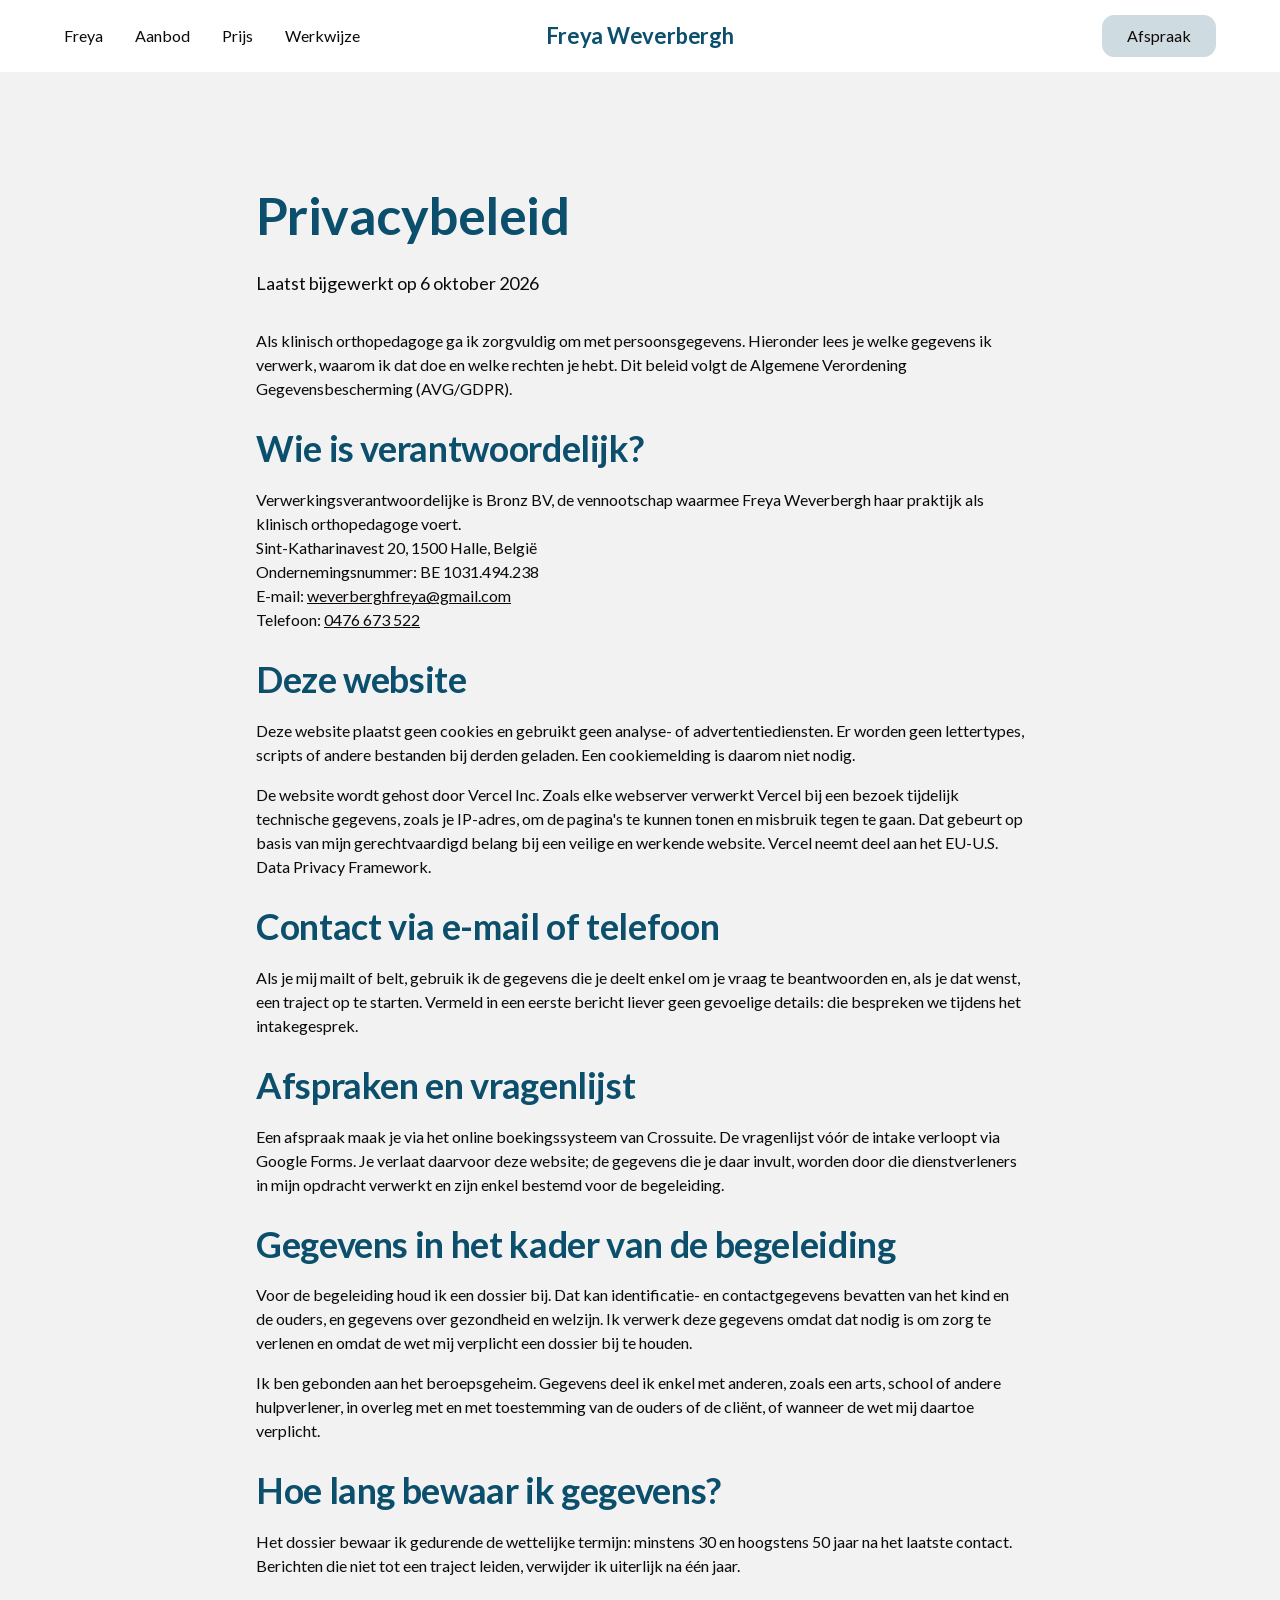
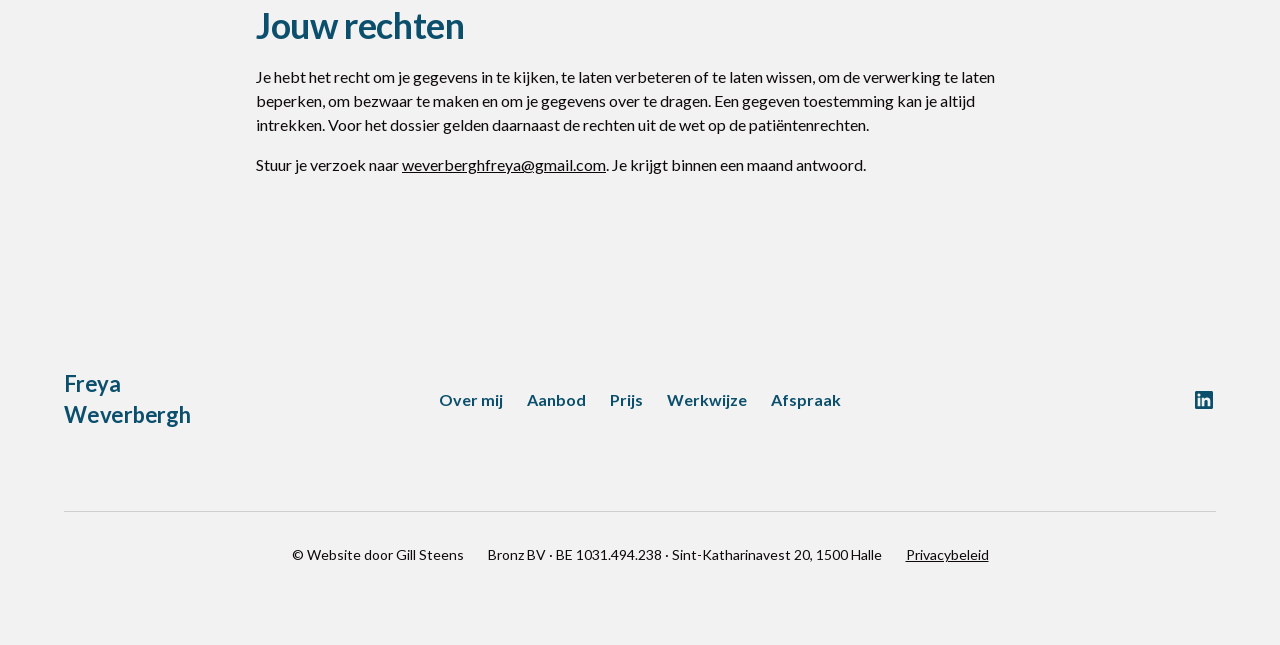
<file: privacybeleid.html>
<!DOCTYPE html>
<html lang="nl-BE" data-wf-page="68d631d4217c641451b61ed2" data-wf-site="68d631d2217c641451b61e69">
<head>
  <meta charset="utf-8">
  <title>Privacybeleid | Freya Weverbergh</title>
  <meta name="description" content="Hoe Freya Weverbergh, klinisch orthopedagoge, omgaat met persoonsgegevens op deze website en in de praktijk.">
  <meta name="viewport" content="width=device-width, initial-scale=1">
  <meta name="robots" content="noindex">
  <meta property="og:type" content="website">
  <meta property="og:locale" content="nl_BE">
  <meta property="og:site_name" content="Freya Weverbergh">
  <meta property="og:url" content="https://www.freyawb.be/privacybeleid">
  <meta property="og:title" content="Privacybeleid | Freya Weverbergh">
  <meta property="og:description" content="Hoe Freya Weverbergh, klinisch orthopedagoge, omgaat met persoonsgegevens op deze website en in de praktijk.">
  <meta property="og:image" content="https://www.freyawb.be/images/og-image.jpg">
  <meta property="og:image:width" content="1200">
  <meta property="og:image:height" content="630">
  <meta name="twitter:card" content="summary_large_image">
  <meta name="twitter:title" content="Privacybeleid | Freya Weverbergh">
  <meta name="twitter:description" content="Hoe Freya Weverbergh, klinisch orthopedagoge, omgaat met persoonsgegevens op deze website en in de praktijk.">
  <meta name="twitter:image" content="https://www.freyawb.be/images/og-image.jpg">
  <meta name="theme-color" content="#ffffff">
  <link rel="preload" href="/fonts/lato-400.woff2" as="font" type="font/woff2" crossorigin>
  <link rel="preload" href="/fonts/lato-700.woff2" as="font" type="font/woff2" crossorigin>
  <link href="/css/normalize.css" rel="stylesheet">
  <link href="/css/webflow.css" rel="stylesheet">
  <link href="/css/freyawb.webflow.css" rel="stylesheet">
  <link href="/css/site.css" rel="stylesheet">
  <script>!function(o,c){var n=c.documentElement,t=" w-mod-";n.className+=t+"js",("ontouchstart"in o||o.DocumentTouch&&c instanceof DocumentTouch)&&(n.className+=t+"touch")}(window,document);</script>
  <link href="/images/favicon.png" rel="icon" type="image/png">
  <link href="/images/webclip.png" rel="apple-touch-icon">
</head>
<body>
  <a href="#main" class="skip-link">Naar de inhoud</a>
  <div id="top" class="page-wrapper">
    <div data-animation="over-left" class="navbar3_component w-nav" data-easing2="ease" fs-scrolldisable-element="smart-nav" data-easing="ease" data-collapse="medium" data-w-id="600f0893-5a95-6252-2803-40a2803313f4" role="banner" data-duration="400">
      <div class="navbar3_container">
        <div class="navbar3_menu-button w-nav-button">
          <div class="menu-icon3">
            <div class="menu-icon3_line-top"></div>
            <div class="menu-icon3_line-middle"></div>
            <div class="menu-icon3_line-bottom"></div>
          </div>
        </div>
        <nav role="navigation" class="navbar3_menu w-nav-menu">
          <a href="/" class="navbar3_logo-link-menu w-nav-brand">
            <div class="heading-style-h6">Freya Weverbergh</div>
          </a>
          <a href="/#freya" class="navbar3_link w-nav-link">Freya</a>
          <a href="/#aanbod" class="navbar3_link w-nav-link">Aanbod</a>
          <a href="/#prijs" class="navbar3_link w-nav-link">Prijs</a>
          <a href="/#werkwijze" class="navbar3_link w-nav-link">Werkwijze</a>
          <a href="/#afspraak" class="navbar3_tablet-menu-button w-button">Afspraak maken</a>
        </nav>
        <a href="/" class="navbar3_logo-link w-nav-brand" aria-label="Freya Weverbergh, naar de startpagina">
          <div class="heading-style-h6">Freya Weverbergh</div>
        </a>
        <a id="w-node-_600f0893-5a95-6252-2803-40a280331412-51b61ed2" href="/#afspraak" class="button is-navbar3-button w-button">Afspraak</a>
        <div style="opacity:0" class="navbar3_menu-background"></div>
      </div>
    </div>
    <main id="main" class="main-wrapper">
      <section class="color-scheme-2">
        <div class="padding-global">
          <div class="container-small">
            <div class="padding-section-large">
              <div class="margin-bottom margin-small">
                <h1 class="heading-style-h2">Privacybeleid</h1>
              </div>
              <p class="text-size-medium">Laatst bijgewerkt op 6 oktober 2026</p>
              <div class="spacer-medium"></div>
              <div class="text-rich-text w-richtext">
                <p>Als klinisch orthopedagoge ga ik zorgvuldig om met persoonsgegevens. Hieronder lees je welke gegevens ik verwerk, waarom ik dat doe en welke rechten je hebt. Dit beleid volgt de Algemene Verordening Gegevensbescherming (AVG/GDPR).</p>

                <h2 class="heading-style-h4">Wie is verantwoordelijk?</h2>
                <p>Verwerkingsverantwoordelijke is Bronz BV, de vennootschap waarmee Freya Weverbergh haar praktijk als klinisch orthopedagoge voert.<br>Sint-Katharinavest 20, 1500 Halle, België<br>Ondernemingsnummer: BE 1031.494.238<br>E-mail: <a href="mailto:weverberghfreya@gmail.com">weverberghfreya@gmail.com</a><br>Telefoon: <a href="tel:+32476673522">0476 673 522</a></p>

                <h2 class="heading-style-h4">Deze website</h2>
                <p>Deze website plaatst geen cookies en gebruikt geen analyse- of advertentiediensten. Er worden geen lettertypes, scripts of andere bestanden bij derden geladen. Een cookiemelding is daarom niet nodig.</p>
                <p>De website wordt gehost door Vercel Inc. Zoals elke webserver verwerkt Vercel bij een bezoek tijdelijk technische gegevens, zoals je IP-adres, om de pagina's te kunnen tonen en misbruik tegen te gaan. Dat gebeurt op basis van mijn gerechtvaardigd belang bij een veilige en werkende website. Vercel neemt deel aan het EU-U.S. Data Privacy Framework.</p>

                <h2 class="heading-style-h4">Contact via e-mail of telefoon</h2>
                <p>Als je mij mailt of belt, gebruik ik de gegevens die je deelt enkel om je vraag te beantwoorden en, als je dat wenst, een traject op te starten. Vermeld in een eerste bericht liever geen gevoelige details: die bespreken we tijdens het intakegesprek.</p>

                <h2 class="heading-style-h4">Afspraken en vragenlijst</h2>
                <p>Een afspraak maak je via het online boekingssysteem van Crossuite. De vragenlijst vóór de intake verloopt via Google Forms. Je verlaat daarvoor deze website; de gegevens die je daar invult, worden door die dienstverleners in mijn opdracht verwerkt en zijn enkel bestemd voor de begeleiding.</p>

                <h2 class="heading-style-h4">Gegevens in het kader van de begeleiding</h2>
                <p>Voor de begeleiding houd ik een dossier bij. Dat kan identificatie- en contactgegevens bevatten van het kind en de ouders, en gegevens over gezondheid en welzijn. Ik verwerk deze gegevens omdat dat nodig is om zorg te verlenen en omdat de wet mij verplicht een dossier bij te houden.</p>
                <p>Ik ben gebonden aan het beroepsgeheim. Gegevens deel ik enkel met anderen, zoals een arts, school of andere hulpverlener, in overleg met en met toestemming van de ouders of de cliënt, of wanneer de wet mij daartoe verplicht.</p>

                <h2 class="heading-style-h4">Hoe lang bewaar ik gegevens?</h2>
                <p>Het dossier bewaar ik gedurende de wettelijke termijn: minstens 30 en hoogstens 50 jaar na het laatste contact. Berichten die niet tot een traject leiden, verwijder ik uiterlijk na één jaar.</p>

                <h2 class="heading-style-h4">Jouw rechten</h2>
                <p>Je hebt het recht om je gegevens in te kijken, te laten verbeteren of te laten wissen, om de verwerking te laten beperken, om bezwaar te maken en om je gegevens over te dragen. Een gegeven toestemming kan je altijd intrekken. Voor het dossier gelden daarnaast de rechten uit de wet op de patiëntenrechten.</p>
                <p>Stuur je verzoek naar <a href="mailto:weverberghfreya@gmail.com">weverberghfreya@gmail.com</a>. Je krijgt binnen een maand antwoord.</p>
              </div>
            </div>
          </div>
        </div>
      </section>
    </main>
    <footer class="footer4_component color-scheme-2">
      <div class="padding-global">
        <div class="container-large">
          <div class="padding-vertical padding-xxlarge">
            <div class="padding-bottom padding-xxlarge">
              <div class="w-layout-grid footer4_top-wrapper">
                <a href="/" id="w-node-_5317d3dc-4b73-521c-6c9f-c1c6a2fd6121-a2fd611b" class="footer4_logo-link w-nav-brand">
                  <div class="heading-style-h6">Freya Weverbergh</div>
                </a>
                <div class="w-layout-grid footer4_link-list">
                  <a href="/#freya" class="footer4_link">Over mij</a>
                  <a href="/#aanbod" class="footer4_link">Aanbod</a>
                  <a href="/#prijs" class="footer4_link">Prijs</a>
                  <a href="/#werkwijze" class="footer4_link">Werkwijze</a>
                  <a href="/#afspraak" class="footer4_link">Afspraak</a>
                </div>
                <div id="w-node-_5317d3dc-4b73-521c-6c9f-c1c6a2fd612e-a2fd611b" class="w-layout-grid footer4_social-list">
                  <a href="https://www.linkedin.com/in/freya-weverbergh-61a06931a/" target="_blank" rel="noopener" aria-label="Freya Weverbergh op LinkedIn" class="footer4_social-link w-inline-block">
                    <div class="icon-embed-xsmall w-embed"><svg width="100%" height="100%" viewbox="0 0 24 24" fill="none" xmlns="http://www.w3.org/2000/svg">
                        <path fill-rule="evenodd" clip-rule="evenodd" d="M4.5 3C3.67157 3 3 3.67157 3 4.5V19.5C3 20.3284 3.67157 21 4.5 21H19.5C20.3284 21 21 20.3284 21 19.5V4.5C21 3.67157 20.3284 3 19.5 3H4.5ZM8.52076 7.00272C8.52639 7.95897 7.81061 8.54819 6.96123 8.54397C6.16107 8.53975 5.46357 7.90272 5.46779 7.00413C5.47201 6.15897 6.13998 5.47975 7.00764 5.49944C7.88795 5.51913 8.52639 6.1646 8.52076 7.00272ZM12.2797 9.76176H9.75971H9.7583V18.3216H12.4217V18.1219C12.4217 17.742 12.4214 17.362 12.4211 16.9819V16.9818V16.9816V16.9815V16.9812C12.4203 15.9674 12.4194 14.9532 12.4246 13.9397C12.426 13.6936 12.4372 13.4377 12.5005 13.2028C12.7381 12.3253 13.5271 11.7586 14.4074 11.8979C14.9727 11.9864 15.3467 12.3141 15.5042 12.8471C15.6013 13.1803 15.6449 13.5389 15.6491 13.8863C15.6605 14.9339 15.6589 15.9815 15.6573 17.0292V17.0294C15.6567 17.3992 15.6561 17.769 15.6561 18.1388V18.3202H18.328V18.1149C18.328 17.6629 18.3278 17.211 18.3275 16.7591V16.759V16.7588C18.327 15.6293 18.3264 14.5001 18.3294 13.3702C18.3308 12.8597 18.276 12.3563 18.1508 11.8627C17.9638 11.1286 17.5771 10.5211 16.9485 10.0824C16.5027 9.77019 16.0133 9.5691 15.4663 9.5466C15.404 9.54401 15.3412 9.54062 15.2781 9.53721L15.2781 9.53721L15.2781 9.53721C14.9984 9.52209 14.7141 9.50673 14.4467 9.56066C13.6817 9.71394 13.0096 10.0641 12.5019 10.6814C12.4429 10.7522 12.3852 10.8241 12.2991 10.9314L12.2991 10.9315L12.2797 10.9557V9.76176ZM5.68164 18.3244H8.33242V9.76733H5.68164V18.3244Z" fill="CurrentColor"></path>
                      </svg></div>
                  </a>
                </div>
              </div>
            </div>
            <div class="divider-horizontal"></div>
            <div class="padding-top padding-medium">
              <div class="w-layout-grid footer4_bottom-wrapper">
                <div id="w-node-_5317d3dc-4b73-521c-6c9f-c1c6a2fd613c-a2fd611b" class="footer4_credit-text">© Website door <a href="https://gillsteens.be/" target="_blank" rel="noopener">Gill Steens</a>
                </div>
                <div class="footer4_credit-text">Bronz BV · BE 1031.494.238 · Sint-Katharinavest 20, 1500 Halle</div>
                <a href="/privacybeleid" class="footer4_legal-link">Privacybeleid</a>
              </div>
            </div>
          </div>
        </div>
      </div>
    </footer>
  </div>
  <script src="/js/jquery-3.5.1.min.js" defer></script>
  <script src="/js/webflow.js" defer></script>
</body>
</html>
</file>
<file: css/webflow.css>
@font-face {
  font-family: 'webflow-icons';
  src: url("[data-uri]") format('truetype');
  font-weight: normal;
  font-style: normal;
}
[class^="w-icon-"],
[class*=" w-icon-"] {
  /* use !important to prevent issues with browser extensions that change fonts */
  font-family: 'webflow-icons' !important;
  speak: none;
  font-style: normal;
  font-weight: normal;
  font-variant: normal;
  text-transform: none;
  line-height: 1;
  /* Better Font Rendering =========== */
  -webkit-font-smoothing: antialiased;
  -moz-osx-font-smoothing: grayscale;
}
.w-icon-slider-right:before {
  content: "\e600";
}
.w-icon-slider-left:before {
  content: "\e601";
}
.w-icon-nav-menu:before {
  content: "\e602";
}
.w-icon-arrow-down:before,
.w-icon-dropdown-toggle:before {
  content: "\e603";
}
.w-icon-file-upload-remove:before {
  content: "\e900";
}
.w-icon-file-upload-icon:before {
  content: "\e903";
}
* {
  -webkit-box-sizing: border-box;
  -moz-box-sizing: border-box;
  box-sizing: border-box;
}
html {
  height: 100%;
}
body {
  margin: 0;
  min-height: 100%;
  background-color: #fff;
  font-family: Arial, sans-serif;
  font-size: 14px;
  line-height: 20px;
  color: #333;
}
img {
  max-width: 100%;
  vertical-align: middle;
  display: inline-block;
}
html.w-mod-touch * {
  background-attachment: scroll !important;
}
.w-block {
  display: block;
}
.w-inline-block {
  max-width: 100%;
  display: inline-block;
}
.w-clearfix:before,
.w-clearfix:after {
  content: " ";
  display: table;
  grid-column-start: 1;
  grid-row-start: 1;
  grid-column-end: 2;
  grid-row-end: 2;
}
.w-clearfix:after {
  clear: both;
}
.w-hidden {
  display: none;
}
.w-button {
  display: inline-block;
  padding: 9px 15px;
  background-color: #3898EC;
  color: white;
  border: 0;
  line-height: inherit;
  text-decoration: none;
  cursor: pointer;
  border-radius: 0;
}
input.w-button {
  -webkit-appearance: button;
}
:where(button.w-popover-trigger) {
  background-color: transparent;
  border: 0;
  color: inherit;
  cursor: pointer;
  font: inherit;
  line-height: inherit;
  margin: 0;
  padding: 0;
  text-align: inherit;
  text-decoration: inherit;
}
.w-popover {
  position-anchor: none;
}
.w-popover[popover]:not(:popover-open) {
  display: none;
}
html[data-w-dynpage] [data-w-cloak] {
  color: transparent !important;
}
.w-code-block {
  margin: unset;
}
pre.w-code-block code {
  all: inherit;
}
pre.w-code-block code > span {
  display: block !important;
}
.w-optimization {
  display: contents;
}
.w-webflow-badge,
.w-webflow-badge > img {
  box-sizing: unset;
  width: unset;
  height: unset;
  max-height: unset;
  max-width: unset;
  min-height: unset;
  min-width: unset;
  margin: unset;
  padding: unset;
  float: unset;
  clear: unset;
  border: unset;
  border-radius: unset;
  background: unset;
  background-image: unset;
  background-position: unset;
  background-size: unset;
  background-repeat: unset;
  background-origin: unset;
  background-clip: unset;
  background-attachment: unset;
  background-color: unset;
  box-shadow: unset;
  transform: unset;
  transition: unset;
  direction: unset;
  font-family: unset;
  font-weight: unset;
  color: unset;
  font-size: unset;
  line-height: unset;
  font-style: unset;
  font-variant: unset;
  text-align: unset;
  letter-spacing: unset;
  text-decoration: unset;
  text-indent: unset;
  text-transform: unset;
  list-style-type: unset;
  text-shadow: unset;
  vertical-align: unset;
  cursor: unset;
  white-space: unset;
  word-break: unset;
  word-spacing: unset;
  word-wrap: unset;
}
.w-webflow-badge {
  position: fixed !important;
  display: inline-block !important;
  visibility: visible !important;
  opacity: 1 !important;
  z-index: 2147483647 !important;
  top: auto !important;
  right: 12px !important;
  bottom: 12px !important;
  left: auto !important;
  color: #aaadb0 !important;
  background-color: #fff !important;
  border-radius: 3px !important;
  padding: 6px !important;
  font-size: 12px !important;
  line-height: 14px !important;
  text-decoration: none !important;
  transform: none !important;
  margin: 0 !important;
  width: auto !important;
  height: auto !important;
  overflow: unset !important;
  white-space: nowrap;
  box-shadow: 0 0 0 1px rgba(0, 0, 0, 0.1), 0px 1px 3px rgba(0, 0, 0, 0.1);
  cursor: pointer;
}
.w-webflow-badge > img {
  position: unset;
  display: inline-block !important;
  visibility: unset !important;
  opacity: 1 !important;
  vertical-align: middle !important;
}
h1,
h2,
h3,
h4,
h5,
h6 {
  font-weight: bold;
  margin-bottom: 10px;
}
h1 {
  font-size: 38px;
  line-height: 44px;
  margin-top: 20px;
}
h2 {
  font-size: 32px;
  line-height: 36px;
  margin-top: 20px;
}
h3 {
  font-size: 24px;
  line-height: 30px;
  margin-top: 20px;
}
h4 {
  font-size: 18px;
  line-height: 24px;
  margin-top: 10px;
}
h5 {
  font-size: 14px;
  line-height: 20px;
  margin-top: 10px;
}
h6 {
  font-size: 12px;
  line-height: 18px;
  margin-top: 10px;
}
p {
  margin-top: 0;
  margin-bottom: 10px;
}
blockquote {
  margin: 0 0 10px 0;
  padding: 10px 20px;
  border-left: 5px solid #E2E2E2;
  font-size: 18px;
  line-height: 22px;
}
figure {
  margin: 0;
  margin-bottom: 10px;
}
figcaption {
  margin-top: 5px;
  text-align: center;
}
ul,
ol {
  margin-top: 0px;
  margin-bottom: 10px;
  padding-left: 40px;
}
.w-list-unstyled {
  padding-left: 0;
  list-style: none;
}
.w-embed:before,
.w-embed:after {
  content: " ";
  display: table;
  grid-column-start: 1;
  grid-row-start: 1;
  grid-column-end: 2;
  grid-row-end: 2;
}
.w-embed:after {
  clear: both;
}
.w-video {
  width: 100%;
  position: relative;
  padding: 0;
}
.w-video iframe,
.w-video object,
.w-video embed {
  position: absolute;
  top: 0;
  left: 0;
  width: 100%;
  height: 100%;
  border: none;
}
fieldset {
  padding: 0;
  margin: 0;
  border: 0;
}
button,
[type='button'],
[type='reset'] {
  border: 0;
  cursor: pointer;
  -webkit-appearance: button;
}
.w-form {
  margin: 0 0 15px;
}
.w-form-done {
  display: none;
  padding: 20px;
  text-align: center;
  background-color: #dddddd;
}
.w-form-fail {
  display: none;
  margin-top: 10px;
  padding: 10px;
  background-color: #ffdede;
}
label {
  display: block;
  margin-bottom: 5px;
  font-weight: bold;
}
.w-input,
.w-select {
  display: block;
  width: 100%;
  height: 38px;
  padding: 8px 12px;
  margin-bottom: 10px;
  font-size: 14px;
  line-height: 1.42857143;
  color: #333333;
  vertical-align: middle;
  background-color: #ffffff;
  border: 1px solid #cccccc;
}
.w-input::placeholder,
.w-select::placeholder {
  color: #999;
}
.w-input:focus,
.w-select:focus {
  border-color: #3898EC;
  outline: 0;
}
.w-input[disabled],
.w-select[disabled],
.w-input[readonly],
.w-select[readonly],
fieldset[disabled] .w-input,
fieldset[disabled] .w-select {
  cursor: not-allowed;
}
.w-input[disabled]:not(.w-input-disabled),
.w-select[disabled]:not(.w-input-disabled),
.w-input[readonly],
.w-select[readonly],
fieldset[disabled]:not(.w-input-disabled) .w-input,
fieldset[disabled]:not(.w-input-disabled) .w-select {
  background-color: #eeeeee;
}
textarea.w-input,
textarea.w-select {
  height: auto;
}
.w-select {
  background-color: #f3f3f3;
}
.w-select[multiple] {
  height: auto;
}
.w-form-label {
  display: inline-block;
  cursor: pointer;
  font-weight: normal;
  margin-bottom: 0px;
}
.w-radio {
  display: block;
  margin-bottom: 5px;
  padding-left: 20px;
}
.w-radio:before,
.w-radio:after {
  content: " ";
  display: table;
  grid-column-start: 1;
  grid-row-start: 1;
  grid-column-end: 2;
  grid-row-end: 2;
}
.w-radio:after {
  clear: both;
}
.w-radio-input {
  margin: 4px 0 0;
  line-height: normal;
  float: left;
  margin-left: -20px;
}
.w-radio-input {
  margin-top: 3px;
}
.w-file-upload {
  display: block;
  margin-bottom: 10px;
}
.w-file-upload-input {
  width: 0.1px;
  height: 0.1px;
  opacity: 0;
  overflow: hidden;
  position: absolute;
  z-index: -100;
}
.w-file-upload-default,
.w-file-upload-uploading,
.w-file-upload-success {
  display: inline-block;
  color: #333333;
}
.w-file-upload-error {
  display: block;
  margin-top: 10px;
}
.w-file-upload-default.w-hidden,
.w-file-upload-uploading.w-hidden,
.w-file-upload-error.w-hidden,
.w-file-upload-success.w-hidden {
  display: none;
}
.w-file-upload-uploading-btn {
  display: flex;
  font-size: 14px;
  font-weight: normal;
  cursor: pointer;
  margin: 0;
  padding: 8px 12px;
  border: 1px solid #cccccc;
  background-color: #fafafa;
}
.w-file-upload-file {
  display: flex;
  flex-grow: 1;
  justify-content: space-between;
  margin: 0;
  padding: 8px 9px 8px 11px;
  border: 1px solid #cccccc;
  background-color: #fafafa;
}
.w-file-upload-file-name {
  font-size: 14px;
  font-weight: normal;
  display: block;
}
.w-file-remove-link {
  margin-top: 3px;
  margin-left: 10px;
  width: auto;
  height: auto;
  padding: 3px;
  display: block;
  cursor: pointer;
}
.w-icon-file-upload-remove {
  margin: auto;
  font-size: 10px;
}
.w-file-upload-error-msg {
  display: inline-block;
  color: #ea384c;
  padding: 2px 0;
}
.w-file-upload-info {
  display: inline-block;
  line-height: 38px;
  padding: 0 12px;
}
.w-file-upload-label {
  display: inline-block;
  font-size: 14px;
  font-weight: normal;
  cursor: pointer;
  margin: 0;
  padding: 8px 12px;
  border: 1px solid #cccccc;
  background-color: #fafafa;
}
.w-icon-file-upload-icon,
.w-icon-file-upload-uploading {
  display: inline-block;
  margin-right: 8px;
  width: 20px;
}
.w-icon-file-upload-uploading {
  height: 20px;
}
.w-container {
  margin-left: auto;
  margin-right: auto;
  max-width: 940px;
}
.w-container:before,
.w-container:after {
  content: " ";
  display: table;
  grid-column-start: 1;
  grid-row-start: 1;
  grid-column-end: 2;
  grid-row-end: 2;
}
.w-container:after {
  clear: both;
}
.w-container .w-row {
  margin-left: -10px;
  margin-right: -10px;
}
.w-row:before,
.w-row:after {
  content: " ";
  display: table;
  grid-column-start: 1;
  grid-row-start: 1;
  grid-column-end: 2;
  grid-row-end: 2;
}
.w-row:after {
  clear: both;
}
.w-row .w-row {
  margin-left: 0;
  margin-right: 0;
}
.w-col {
  position: relative;
  float: left;
  width: 100%;
  min-height: 1px;
  padding-left: 10px;
  padding-right: 10px;
}
.w-col .w-col {
  padding-left: 0;
  padding-right: 0;
}
.w-col-1 {
  width: 8.33333333%;
}
.w-col-2 {
  width: 16.66666667%;
}
.w-col-3 {
  width: 25%;
}
.w-col-4 {
  width: 33.33333333%;
}
.w-col-5 {
  width: 41.66666667%;
}
.w-col-6 {
  width: 50%;
}
.w-col-7 {
  width: 58.33333333%;
}
.w-col-8 {
  width: 66.66666667%;
}
.w-col-9 {
  width: 75%;
}
.w-col-10 {
  width: 83.33333333%;
}
.w-col-11 {
  width: 91.66666667%;
}
.w-col-12 {
  width: 100%;
}
.w-hidden-main {
  display: none !important;
}
@media screen and (max-width: 991px) {
  .w-container {
    max-width: 728px;
  }
  .w-hidden-main {
    display: inherit !important;
  }
  .w-hidden-medium {
    display: none !important;
  }
  .w-col-medium-1 {
    width: 8.33333333%;
  }
  .w-col-medium-2 {
    width: 16.66666667%;
  }
  .w-col-medium-3 {
    width: 25%;
  }
  .w-col-medium-4 {
    width: 33.33333333%;
  }
  .w-col-medium-5 {
    width: 41.66666667%;
  }
  .w-col-medium-6 {
    width: 50%;
  }
  .w-col-medium-7 {
    width: 58.33333333%;
  }
  .w-col-medium-8 {
    width: 66.66666667%;
  }
  .w-col-medium-9 {
    width: 75%;
  }
  .w-col-medium-10 {
    width: 83.33333333%;
  }
  .w-col-medium-11 {
    width: 91.66666667%;
  }
  .w-col-medium-12 {
    width: 100%;
  }
  .w-col-stack {
    width: 100%;
    left: auto;
    right: auto;
  }
}
@media screen and (max-width: 767px) {
  .w-hidden-main {
    display: inherit !important;
  }
  .w-hidden-medium {
    display: inherit !important;
  }
  .w-hidden-small {
    display: none !important;
  }
  .w-row,
  .w-container .w-row {
    margin-left: 0;
    margin-right: 0;
  }
  .w-col {
    width: 100%;
    left: auto;
    right: auto;
  }
  .w-col-small-1 {
    width: 8.33333333%;
  }
  .w-col-small-2 {
    width: 16.66666667%;
  }
  .w-col-small-3 {
    width: 25%;
  }
  .w-col-small-4 {
    width: 33.33333333%;
  }
  .w-col-small-5 {
    width: 41.66666667%;
  }
  .w-col-small-6 {
    width: 50%;
  }
  .w-col-small-7 {
    width: 58.33333333%;
  }
  .w-col-small-8 {
    width: 66.66666667%;
  }
  .w-col-small-9 {
    width: 75%;
  }
  .w-col-small-10 {
    width: 83.33333333%;
  }
  .w-col-small-11 {
    width: 91.66666667%;
  }
  .w-col-small-12 {
    width: 100%;
  }
}
@media screen and (max-width: 479px) {
  .w-container {
    max-width: none;
  }
  .w-hidden-main {
    display: inherit !important;
  }
  .w-hidden-medium {
    display: inherit !important;
  }
  .w-hidden-small {
    display: inherit !important;
  }
  .w-hidden-tiny {
    display: none !important;
  }
  .w-col {
    width: 100%;
  }
  .w-col-tiny-1 {
    width: 8.33333333%;
  }
  .w-col-tiny-2 {
    width: 16.66666667%;
  }
  .w-col-tiny-3 {
    width: 25%;
  }
  .w-col-tiny-4 {
    width: 33.33333333%;
  }
  .w-col-tiny-5 {
    width: 41.66666667%;
  }
  .w-col-tiny-6 {
    width: 50%;
  }
  .w-col-tiny-7 {
    width: 58.33333333%;
  }
  .w-col-tiny-8 {
    width: 66.66666667%;
  }
  .w-col-tiny-9 {
    width: 75%;
  }
  .w-col-tiny-10 {
    width: 83.33333333%;
  }
  .w-col-tiny-11 {
    width: 91.66666667%;
  }
  .w-col-tiny-12 {
    width: 100%;
  }
}
.w-widget {
  position: relative;
}
.w-widget-map {
  width: 100%;
  height: 400px;
}
.w-widget-map label {
  width: auto;
  display: inline;
}
.w-widget-map img {
  max-width: inherit;
}
.w-widget-map .gm-style-iw {
  text-align: center;
}
.w-widget-map .gm-style-iw > button {
  display: none !important;
}
.w-widget-twitter {
  overflow: hidden;
}
.w-widget-twitter-count-shim {
  display: inline-block;
  vertical-align: top;
  position: relative;
  width: 28px;
  height: 20px;
  text-align: center;
  background: white;
  border: #758696 solid 1px;
  border-radius: 3px;
}
.w-widget-twitter-count-shim * {
  pointer-events: none;
  user-select: none;
}
.w-widget-twitter-count-shim .w-widget-twitter-count-inner {
  position: relative;
  font-size: 15px;
  line-height: 12px;
  text-align: center;
  color: #999;
  font-family: serif;
}
.w-widget-twitter-count-shim .w-widget-twitter-count-clear {
  position: relative;
  display: block;
}
.w-widget-twitter-count-shim.w--large {
  width: 36px;
  height: 28px;
}
.w-widget-twitter-count-shim.w--large .w-widget-twitter-count-inner {
  font-size: 18px;
  line-height: 18px;
}
.w-widget-twitter-count-shim:not(.w--vertical) {
  margin-left: 5px;
  margin-right: 8px;
}
.w-widget-twitter-count-shim:not(.w--vertical).w--large {
  margin-left: 6px;
}
.w-widget-twitter-count-shim:not(.w--vertical):before,
.w-widget-twitter-count-shim:not(.w--vertical):after {
  top: 50%;
  left: 0;
  border: solid transparent;
  content: ' ';
  height: 0;
  width: 0;
  position: absolute;
  pointer-events: none;
}
.w-widget-twitter-count-shim:not(.w--vertical):before {
  border-color: rgba(117, 134, 150, 0);
  border-right-color: #5d6c7b;
  border-width: 4px;
  margin-left: -9px;
  margin-top: -4px;
}
.w-widget-twitter-count-shim:not(.w--vertical).w--large:before {
  border-width: 5px;
  margin-left: -10px;
  margin-top: -5px;
}
.w-widget-twitter-count-shim:not(.w--vertical):after {
  border-color: rgba(255, 255, 255, 0);
  border-right-color: white;
  border-width: 4px;
  margin-left: -8px;
  margin-top: -4px;
}
.w-widget-twitter-count-shim:not(.w--vertical).w--large:after {
  border-width: 5px;
  margin-left: -9px;
  margin-top: -5px;
}
.w-widget-twitter-count-shim.w--vertical {
  width: 61px;
  height: 33px;
  margin-bottom: 8px;
}
.w-widget-twitter-count-shim.w--vertical:before,
.w-widget-twitter-count-shim.w--vertical:after {
  top: 100%;
  left: 50%;
  border: solid transparent;
  content: ' ';
  height: 0;
  width: 0;
  position: absolute;
  pointer-events: none;
}
.w-widget-twitter-count-shim.w--vertical:before {
  border-color: rgba(117, 134, 150, 0);
  border-top-color: #5d6c7b;
  border-width: 5px;
  margin-left: -5px;
}
.w-widget-twitter-count-shim.w--vertical:after {
  border-color: rgba(255, 255, 255, 0);
  border-top-color: white;
  border-width: 4px;
  margin-left: -4px;
}
.w-widget-twitter-count-shim.w--vertical .w-widget-twitter-count-inner {
  font-size: 18px;
  line-height: 22px;
}
.w-widget-twitter-count-shim.w--vertical.w--large {
  width: 76px;
}
.w-background-video {
  position: relative;
  overflow: hidden;
  height: 500px;
  color: white;
}
.w-background-video > video {
  background-size: cover;
  background-position: 50% 50%;
  position: absolute;
  margin: auto;
  width: 100%;
  height: 100%;
  right: -100%;
  bottom: -100%;
  top: -100%;
  left: -100%;
  object-fit: cover;
  z-index: -100;
}
.w-background-video > video::-webkit-media-controls-start-playback-button {
  display: none !important;
  -webkit-appearance: none;
}
.w-background-video--control {
  position: absolute;
  bottom: 1em;
  right: 1em;
  background-color: transparent;
  padding: 0;
}
.w-background-video--control > [hidden] {
  display: none !important;
}
.w-slider {
  position: relative;
  height: 300px;
  text-align: center;
  background: #dddddd;
  clear: both;
  -webkit-tap-highlight-color: rgba(0, 0, 0, 0);
  tap-highlight-color: rgba(0, 0, 0, 0);
}
.w-slider-mask {
  position: relative;
  display: block;
  overflow: hidden;
  z-index: 1;
  left: 0;
  right: 0;
  height: 100%;
  white-space: nowrap;
}
.w-slide {
  position: relative;
  display: inline-block;
  vertical-align: top;
  width: 100%;
  height: 100%;
  white-space: normal;
  text-align: left;
}
.w-slider-nav {
  position: absolute;
  z-index: 2;
  top: auto;
  right: 0;
  bottom: 0;
  left: 0;
  margin: auto;
  padding-top: 10px;
  height: 40px;
  text-align: center;
  -webkit-tap-highlight-color: rgba(0, 0, 0, 0);
  tap-highlight-color: rgba(0, 0, 0, 0);
}
.w-slider-nav.w-round > div {
  border-radius: 100%;
}
.w-slider-nav.w-num > div {
  width: auto;
  height: auto;
  padding: 0.2em 0.5em;
  font-size: inherit;
  line-height: inherit;
}
.w-slider-nav.w-shadow > div {
  box-shadow: 0 0 3px rgba(51, 51, 51, 0.4);
}
.w-slider-nav-invert {
  color: #fff;
}
.w-slider-nav-invert > div {
  background-color: rgba(34, 34, 34, 0.4);
}
.w-slider-nav-invert > div.w-active {
  background-color: #222;
}
.w-slider-dot {
  position: relative;
  display: inline-block;
  width: 1em;
  height: 1em;
  background-color: rgba(255, 255, 255, 0.4);
  cursor: pointer;
  margin: 0 3px 0.5em;
  transition: background-color 100ms, color 100ms;
}
.w-slider-dot.w-active {
  background-color: #fff;
}
.w-slider-dot:focus {
  outline: none;
  box-shadow: 0px 0px 0px 2px #fff;
}
.w-slider-dot:focus.w-active {
  box-shadow: none;
}
.w-slider-arrow-left,
.w-slider-arrow-right {
  position: absolute;
  width: 80px;
  top: 0;
  right: 0;
  bottom: 0;
  left: 0;
  margin: auto;
  cursor: pointer;
  overflow: hidden;
  color: white;
  font-size: 40px;
  -webkit-tap-highlight-color: rgba(0, 0, 0, 0);
  tap-highlight-color: rgba(0, 0, 0, 0);
  user-select: none;
}
.w-slider-arrow-left [class^='w-icon-'],
.w-slider-arrow-right [class^='w-icon-'],
.w-slider-arrow-left [class*=' w-icon-'],
.w-slider-arrow-right [class*=' w-icon-'] {
  position: absolute;
}
.w-slider-arrow-left:focus,
.w-slider-arrow-right:focus {
  outline: 0;
}
.w-slider-arrow-left {
  z-index: 3;
  right: auto;
}
.w-slider-arrow-right {
  z-index: 4;
  left: auto;
}
.w-icon-slider-left,
.w-icon-slider-right {
  top: 0;
  right: 0;
  bottom: 0;
  left: 0;
  margin: auto;
  width: 1em;
  height: 1em;
}
.w-slider-aria-label {
  border: 0;
  clip: rect(0 0 0 0);
  height: 1px;
  margin: -1px;
  overflow: hidden;
  padding: 0;
  position: absolute;
  width: 1px;
}
.w-slider-force-show {
  display: block !important;
}
.w-dropdown {
  display: inline-block;
  position: relative;
  text-align: left;
  margin-left: auto;
  margin-right: auto;
  z-index: 900;
}
.w-dropdown-btn,
.w-dropdown-toggle,
.w-dropdown-link {
  position: relative;
  vertical-align: top;
  text-decoration: none;
  color: #222222;
  padding: 20px;
  text-align: left;
  margin-left: auto;
  margin-right: auto;
  white-space: nowrap;
}
.w-dropdown-toggle {
  user-select: none;
  display: inline-block;
  cursor: pointer;
  padding-right: 40px;
}
.w-dropdown-toggle:focus {
  outline: 0;
}
.w-icon-dropdown-toggle {
  position: absolute;
  top: 0;
  right: 0;
  bottom: 0;
  margin: auto;
  margin-right: 20px;
  width: 1em;
  height: 1em;
}
.w-dropdown-list {
  position: absolute;
  background: #dddddd;
  display: none;
  min-width: 100%;
}
.w-dropdown-list.w--open {
  display: block;
}
.w-dropdown-link {
  padding: 10px 20px;
  display: block;
  color: #222222;
}
.w-dropdown-link.w--current {
  color: #0082f3;
}
.w-dropdown-link:focus {
  outline: 0;
}
/**
 * ## Note
 * Safari (on both iOS and OS X) does not handle viewport units (vh, vw) well.
 * For example percentage units do not work on descendants of elements that
 * have any dimensions expressed in viewport units. It also doesn’t handle them at
 * all in `calc()`.
 */
/**
 * Wrapper around all lightbox elements
 *
 * 1. Since the lightbox can receive focus, IE also gives it an outline.
 * 2. Fixes flickering on Chrome when a transition is in progress
 *    underneath the lightbox.
 */
.w-lightbox-backdrop {
  cursor: auto;
  font-style: normal;
  letter-spacing: normal;
  list-style: disc;
  text-indent: 0;
  text-shadow: none;
  text-transform: none;
  visibility: visible;
  white-space: normal;
  word-break: normal;
  word-spacing: normal;
  word-wrap: normal;
  position: fixed;
  top: 0;
  right: 0;
  bottom: 0;
  left: 0;
  color: #fff;
  font-family: "Helvetica Neue", Helvetica, Ubuntu, "Segoe UI", Verdana, sans-serif;
  font-size: 17px;
  line-height: 1.2;
  font-weight: 300;
  text-align: center;
  background: rgba(0, 0, 0, 0.9);
  z-index: 2000;
  outline: 0;
  /* 1 */
  opacity: 0;
  -webkit-user-select: none;
  -moz-user-select: none;
  -webkit-tap-highlight-color: transparent;
  -webkit-transform: translate(0, 0);
  /* 2 */
}
/**
 * Neat trick to bind the rubberband effect to our canvas instead of the whole
 * document on iOS. It also prevents a bug that causes the document underneath to scroll.
 */
.w-lightbox-backdrop,
.w-lightbox-container {
  height: 100%;
  overflow: auto;
  -webkit-overflow-scrolling: touch;
}
.w-lightbox-content {
  position: relative;
  height: 100vh;
  overflow: hidden;
}
.w-lightbox-view {
  position: absolute;
  width: 100vw;
  height: 100vh;
  opacity: 0;
}
.w-lightbox-view:before {
  content: "";
  height: 100vh;
}
/* .w-lightbox-content */
.w-lightbox-group,
.w-lightbox-group .w-lightbox-view,
.w-lightbox-group .w-lightbox-view:before {
  height: 86vh;
}
.w-lightbox-frame,
.w-lightbox-view:before {
  display: inline-block;
  vertical-align: middle;
}
/*
 * 1. Remove default margin set by user-agent on the <figure> element.
 */
.w-lightbox-figure {
  position: relative;
  margin: 0;
  /* 1 */
}
.w-lightbox-group .w-lightbox-figure {
  cursor: pointer;
}
/**
 * IE adds image dimensions as width and height attributes on the IMG tag,
 * but we need both width and height to be set to auto to enable scaling.
 */
.w-lightbox-img {
  width: auto;
  height: auto;
  max-width: none;
}
/**
 * 1. Reset if style is set by user on "All Images"
 */
.w-lightbox-image {
  display: block;
  float: none;
  /* 1 */
  max-width: 100vw;
  max-height: 100vh;
}
.w-lightbox-group .w-lightbox-image {
  max-height: 86vh;
}
.w-lightbox-caption {
  position: absolute;
  right: 0;
  bottom: 0;
  left: 0;
  padding: 0.5em 1em;
  background: rgba(0, 0, 0, 0.4);
  text-align: left;
  text-overflow: ellipsis;
  white-space: nowrap;
  overflow: hidden;
}
.w-lightbox-embed {
  position: absolute;
  top: 0;
  right: 0;
  bottom: 0;
  left: 0;
  width: 100%;
  height: 100%;
}
.w-lightbox-control {
  position: absolute;
  top: 0;
  width: 4em;
  background-size: 24px;
  background-repeat: no-repeat;
  background-position: center;
  cursor: pointer;
  -webkit-transition: all 0.3s;
  transition: all 0.3s;
}
.w-lightbox-left {
  display: none;
  bottom: 0;
  left: 0;
  /* <svg xmlns="http://www.w3.org/2000/svg" viewBox="-20 0 24 40" width="24" height="40"><g transform="rotate(45)"><path d="m0 0h5v23h23v5h-28z" opacity=".4"/><path d="m1 1h3v23h23v3h-26z" fill="#fff"/></g></svg> */
  background-image: url("[data-uri]");
}
.w-lightbox-right {
  display: none;
  right: 0;
  bottom: 0;
  /* <svg xmlns="http://www.w3.org/2000/svg" viewBox="-4 0 24 40" width="24" height="40"><g transform="rotate(45)"><path d="m0-0h28v28h-5v-23h-23z" opacity=".4"/><path d="m1 1h26v26h-3v-23h-23z" fill="#fff"/></g></svg> */
  background-image: url("[data-uri]");
}
/*
 * Without specifying the with and height inside the SVG, all versions of IE render the icon too small.
 * The bug does not seem to manifest itself if the elements are tall enough such as the above arrows.
 * (http://stackoverflow.com/questions/16092114/background-size-differs-in-internet-explorer)
 */
.w-lightbox-close {
  right: 0;
  height: 2.6em;
  /* <svg xmlns="http://www.w3.org/2000/svg" viewBox="-4 0 18 17" width="18" height="17"><g transform="rotate(45)"><path d="m0 0h7v-7h5v7h7v5h-7v7h-5v-7h-7z" opacity=".4"/><path d="m1 1h7v-7h3v7h7v3h-7v7h-3v-7h-7z" fill="#fff"/></g></svg> */
  background-image: url("[data-uri]");
  background-size: 18px;
}
/**
 * 1. All IE versions add extra space at the bottom without this.
 */
.w-lightbox-strip {
  position: absolute;
  bottom: 0;
  left: 0;
  right: 0;
  padding: 0 1vh;
  line-height: 0;
  /* 1 */
  white-space: nowrap;
  overflow-x: auto;
  overflow-y: hidden;
}
/*
 * 1. We use content-box to avoid having to do `width: calc(10vh + 2vw)`
 *    which doesn’t work in Safari anyway.
 * 2. Chrome renders images pixelated when switching to GPU. Making sure
 *    the parent is also rendered on the GPU (by setting translate3d for
 *    example) fixes this behavior.
 */
.w-lightbox-item {
  display: inline-block;
  width: 10vh;
  padding: 2vh 1vh;
  box-sizing: content-box;
  /* 1 */
  cursor: pointer;
  -webkit-transform: translate3d(0, 0, 0);
  /* 2 */
}
.w-lightbox-active {
  opacity: 0.3;
}
.w-lightbox-thumbnail {
  position: relative;
  height: 10vh;
  background: #222;
  overflow: hidden;
}
.w-lightbox-thumbnail-image {
  position: absolute;
  top: 0;
  left: 0;
}
.w-lightbox-thumbnail .w-lightbox-tall {
  top: 50%;
  width: 100%;
  -webkit-transform: translate(0, -50%);
  transform: translate(0, -50%);
}
.w-lightbox-thumbnail .w-lightbox-wide {
  left: 50%;
  height: 100%;
  -webkit-transform: translate(-50%, 0);
  transform: translate(-50%, 0);
}
/*
 * Spinner
 *
 * Absolute pixel values are used to avoid rounding errors that would cause
 * the white spinning element to be misaligned with the track.
 */
.w-lightbox-spinner {
  position: absolute;
  top: 50%;
  left: 50%;
  box-sizing: border-box;
  width: 40px;
  height: 40px;
  margin-top: -20px;
  margin-left: -20px;
  border: 5px solid rgba(0, 0, 0, 0.4);
  border-radius: 50%;
  -webkit-animation: spin 0.8s infinite linear;
  animation: spin 0.8s infinite linear;
}
.w-lightbox-spinner:after {
  content: "";
  position: absolute;
  top: -4px;
  right: -4px;
  bottom: -4px;
  left: -4px;
  border: 3px solid transparent;
  border-bottom-color: #fff;
  border-radius: 50%;
}
/*
 * Utility classes
 */
.w-lightbox-hide {
  display: none;
}
.w-lightbox-noscroll {
  overflow: hidden;
}
@media (min-width: 768px) {
  .w-lightbox-content {
    height: 96vh;
    margin-top: 2vh;
  }
  .w-lightbox-view,
  .w-lightbox-view:before {
    height: 96vh;
  }
  /* .w-lightbox-content */
  .w-lightbox-group,
  .w-lightbox-group .w-lightbox-view,
  .w-lightbox-group .w-lightbox-view:before {
    height: 84vh;
  }
  .w-lightbox-image {
    max-width: 96vw;
    max-height: 96vh;
  }
  .w-lightbox-group .w-lightbox-image {
    max-width: 82.3vw;
    max-height: 84vh;
  }
  .w-lightbox-left,
  .w-lightbox-right {
    display: block;
    opacity: 0.5;
  }
  .w-lightbox-close {
    opacity: 0.8;
  }
  .w-lightbox-control:hover {
    opacity: 1;
  }
}
.w-lightbox-inactive,
.w-lightbox-inactive:hover {
  opacity: 0;
}
.w-richtext:before,
.w-richtext:after {
  content: " ";
  display: table;
  grid-column-start: 1;
  grid-row-start: 1;
  grid-column-end: 2;
  grid-row-end: 2;
}
.w-richtext:after {
  clear: both;
}
.w-richtext[contenteditable="true"]:before,
.w-richtext[contenteditable="true"]:after {
  white-space: initial;
}
.w-richtext ol,
.w-richtext ul {
  overflow: hidden;
}
.w-richtext .w-richtext-figure-selected.w-richtext-figure-type-video div:after,
.w-richtext .w-richtext-figure-selected[data-rt-type="video"] div:after {
  outline: 2px solid #2895f7;
}
.w-richtext .w-richtext-figure-selected.w-richtext-figure-type-image div,
.w-richtext .w-richtext-figure-selected[data-rt-type="image"] div {
  outline: 2px solid #2895f7;
}
.w-richtext figure.w-richtext-figure-type-video > div:after,
.w-richtext figure[data-rt-type="video"] > div:after {
  content: '';
  position: absolute;
  display: none;
  left: 0;
  top: 0;
  right: 0;
  bottom: 0;
}
.w-richtext figure {
  position: relative;
  max-width: 60%;
}
.w-richtext figure > div:before {
  cursor: default!important;
}
.w-richtext figure img {
  width: 100%;
}
.w-richtext figure figcaption.w-richtext-figcaption-placeholder {
  opacity: 0.6;
}
.w-richtext figure div {
  /* fix incorrectly sized selection border in the data manager */
  font-size: 0px;
  color: transparent;
}
.w-richtext figure.w-richtext-figure-type-image,
.w-richtext figure[data-rt-type="image"] {
  display: table;
}
.w-richtext figure.w-richtext-figure-type-image > div,
.w-richtext figure[data-rt-type="image"] > div {
  display: inline-block;
}
.w-richtext figure.w-richtext-figure-type-image > figcaption,
.w-richtext figure[data-rt-type="image"] > figcaption {
  display: table-caption;
  caption-side: bottom;
}
.w-richtext figure.w-richtext-figure-type-video,
.w-richtext figure[data-rt-type="video"] {
  width: 60%;
  height: 0;
}
.w-richtext figure.w-richtext-figure-type-video iframe,
.w-richtext figure[data-rt-type="video"] iframe {
  position: absolute;
  top: 0;
  left: 0;
  width: 100%;
  height: 100%;
}
.w-richtext figure.w-richtext-figure-type-video > div,
.w-richtext figure[data-rt-type="video"] > div {
  width: 100%;
}
.w-richtext figure.w-richtext-align-center {
  margin-right: auto;
  margin-left: auto;
  clear: both;
}
.w-richtext figure.w-richtext-align-center.w-richtext-figure-type-image > div,
.w-richtext figure.w-richtext-align-center[data-rt-type="image"] > div {
  max-width: 100%;
}
.w-richtext figure.w-richtext-align-normal {
  clear: both;
}
.w-richtext figure.w-richtext-align-fullwidth {
  width: 100%;
  max-width: 100%;
  text-align: center;
  clear: both;
  display: block;
  margin-right: auto;
  margin-left: auto;
}
.w-richtext figure.w-richtext-align-fullwidth > div {
  display: inline-block;
  /* padding-bottom is used for aspect ratios in video figures
      we want the div to inherit that so hover/selection borders in the designer-canvas
      fit right*/
  padding-bottom: inherit;
}
.w-richtext figure.w-richtext-align-fullwidth > figcaption {
  display: block;
}
.w-richtext figure.w-richtext-align-floatleft {
  float: left;
  margin-right: 15px;
  clear: none;
}
.w-richtext figure.w-richtext-align-floatright {
  float: right;
  margin-left: 15px;
  clear: none;
}
.w-nav {
  position: relative;
  background: #dddddd;
  z-index: 1000;
}
.w-nav:before,
.w-nav:after {
  content: " ";
  display: table;
  grid-column-start: 1;
  grid-row-start: 1;
  grid-column-end: 2;
  grid-row-end: 2;
}
.w-nav:after {
  clear: both;
}
.w-nav-brand {
  position: relative;
  float: left;
  text-decoration: none;
  color: #333333;
}
.w-nav-link {
  position: relative;
  display: inline-block;
  vertical-align: top;
  text-decoration: none;
  color: #222222;
  padding: 20px;
  text-align: left;
  margin-left: auto;
  margin-right: auto;
}
.w-nav-link.w--current {
  color: #0082f3;
}
.w-nav-menu {
  position: relative;
  float: right;
}
[data-nav-menu-open] {
  display: block !important;
  position: absolute;
  top: 100%;
  left: 0;
  right: 0;
  background: #C8C8C8;
  text-align: center;
  overflow: visible;
  min-width: 200px;
}
.w--nav-link-open {
  display: block;
  position: relative;
}
.w-nav-overlay {
  position: absolute;
  overflow: hidden;
  display: none;
  top: 100%;
  left: 0;
  right: 0;
  width: 100%;
}
.w-nav-overlay [data-nav-menu-open] {
  top: 0;
}
.w-nav[data-animation='over-left'] .w-nav-overlay {
  width: auto;
}
.w-nav[data-animation='over-left'] .w-nav-overlay,
.w-nav[data-animation='over-left'] [data-nav-menu-open] {
  right: auto;
  z-index: 1;
  top: 0;
}
.w-nav[data-animation='over-right'] .w-nav-overlay {
  width: auto;
}
.w-nav[data-animation='over-right'] .w-nav-overlay,
.w-nav[data-animation='over-right'] [data-nav-menu-open] {
  left: auto;
  z-index: 1;
  top: 0;
}
.w-nav-button {
  position: relative;
  float: right;
  padding: 18px;
  font-size: 24px;
  display: none;
  cursor: pointer;
  -webkit-tap-highlight-color: rgba(0, 0, 0, 0);
  tap-highlight-color: rgba(0, 0, 0, 0);
  user-select: none;
}
.w-nav-button:focus {
  outline: 0;
}
.w-nav-button.w--open {
  background-color: #C8C8C8;
  color: white;
}
.w-nav[data-collapse='all'] .w-nav-menu {
  display: none;
}
.w-nav[data-collapse='all'] .w-nav-button {
  display: block;
}
.w--nav-dropdown-open {
  display: block;
}
.w--nav-dropdown-toggle-open {
  display: block;
}
.w--nav-dropdown-list-open {
  position: static;
}
/**
 * NOTE: These rules are overridden in site-designer.less to use container queries instead of media queries
 * when the navbar is inside a Frame on the Open Canvas.
 */
@media screen and (max-width: 991px) {
  .w-nav[data-collapse='medium'] .w-nav-menu {
    display: none;
  }
  .w-nav[data-collapse='medium'] .w-nav-button {
    display: block;
  }
}
@media screen and (max-width: 767px) {
  .w-nav[data-collapse='small'] .w-nav-menu {
    display: none;
  }
  .w-nav[data-collapse='small'] .w-nav-button {
    display: block;
  }
  .w-nav-brand {
    padding-left: 10px;
  }
}
@media screen and (max-width: 479px) {
  .w-nav[data-collapse='tiny'] .w-nav-menu {
    display: none;
  }
  .w-nav[data-collapse='tiny'] .w-nav-button {
    display: block;
  }
}
.w-tabs {
  position: relative;
}
.w-tabs:before,
.w-tabs:after {
  content: " ";
  display: table;
  grid-column-start: 1;
  grid-row-start: 1;
  grid-column-end: 2;
  grid-row-end: 2;
}
.w-tabs:after {
  clear: both;
}
.w-tab-menu {
  position: relative;
}
.w-tab-link {
  position: relative;
  display: inline-block;
  vertical-align: top;
  text-decoration: none;
  padding: 9px 30px;
  text-align: left;
  cursor: pointer;
  color: #222222;
  background-color: #dddddd;
}
.w-tab-link.w--current {
  background-color: #C8C8C8;
}
.w-tab-link:focus {
  outline: 0;
}
.w-tab-content {
  position: relative;
  display: block;
  overflow: hidden;
}
.w-tab-pane {
  position: relative;
  display: none;
}
.w--tab-active {
  display: block;
}
@media screen and (max-width: 479px) {
  .w-tab-link {
    display: block;
  }
}
.w-ix-emptyfix:after {
  content: "";
}
@keyframes spin {
  0% {
    transform: rotate(0deg);
  }
  100% {
    transform: rotate(360deg);
  }
}
.w-dyn-empty {
  padding: 10px;
  background-color: #dddddd;
}
.w-dyn-hide {
  display: none !important;
}
.w-dyn-bind-empty {
  display: none !important;
}
.w-condition-invisible {
  display: none !important;
}
.wf-layout-layout {
  display: grid;
}
.w-layout-grid {
  display: grid;
  grid-auto-columns: 1fr;
  grid-template-columns: 1fr 1fr;
  grid-template-rows: auto auto;
  grid-row-gap: 16px;
  grid-column-gap: 16px;
}
</file>
<file: css/freyawb.webflow.css>
:root {
  --color-scheme-1--background: var(--_primitives---colors--white);
  --_typography---font-styles--body: Lato, sans-serif;
  --color-scheme-1--text: var(--_primitives---colors--neutral-darkest);
  --_typography---font-styles--heading: Lato, sans-serif;
  --_primitives---colors--deep-sea-green: #0b4f6c;
  --_primitives---colors--white: #fff;
  --_primitives---opacity--transparent: transparent;
  --_primitives---opacity--neutral-darkest-5: #0d0a090d;
  --_primitives---opacity--neutral-darkest-15: #0d0a0926;
  --_primitives---colors--neutral-darkest: #0d0a09;
  --_primitives---opacity--white-10: #ffffff1a;
  --_primitives---opacity--white-20: #fff3;
  --_primitives---colors--deep-sea-green-lighter: #cedbe1;
  --_primitives---colors--cararra-dark: #bcbcb8;
  --_primitives---colors--neutral-darker: #252221;
  --_primitives---opacity--neutral-darkest-60: #0d0a0999;
  --_primitives---opacity--white-60: #fff9;
  --_ui-styles---stroke--border-width: 0px;
  --color-scheme-1--border: var(--_primitives---opacity--neutral-darkest-15);
  --_ui-styles---radius--medium: 32px;
  --color-scheme-1--foreground: var(--_primitives---colors--neutral-lightest);
  --background-color--background-secondary\<deleted\|relume-variable-background-color-2\>: var(--base-color-neutral--neutral-lightest\<deleted\|relume-variable-color-neutral-3\>);
  --border-color--border-primary\<deleted\|relume-variable-border-color-1\>: var(--base-color-neutral--black\<deleted\|relume-variable-color-neutral-1\>);
  --_ui-styles---radius--small: 24px;
  --_ui-styles---radius--large: 40px;
  --color-scheme-1--accent: var(--_primitives---colors--neutral-darkest);
  --color-scheme-2--background: var(--_primitives---colors--neutral-lightest);
  --color-scheme-2--text: var(--_primitives---colors--neutral-darkest);
  --color-scheme-3--background: var(--_primitives---colors--neutral-darkest);
  --color-scheme-3--text: var(--_primitives---colors--white);
  --_ui-styles---stroke--divider-width: 1px;
  --_primitives---colors--neutral-lightest: #f2f2f2;
  --_primitives---colors--deep-sea-green-light: #548398;
  --_primitives---colors--neutral-lighter: #dadada;
  --_primitives---colors--neutral-light: #b6b5b5;
  --_primitives---colors--neutral: #868484;
  --_primitives---colors--neutral-dark: #555352;
  --_primitives---opacity--white-5: #ffffff0d;
  --_primitives---opacity--white-15: #ffffff26;
  --_primitives---opacity--white-30: #ffffff4d;
  --_primitives---opacity--white-40: #fff6;
  --_primitives---opacity--white-50: #ffffff80;
  --_primitives---opacity--neutral-darkest-10: #0d0a091a;
  --_primitives---opacity--neutral-darkest-20: #0d0a0933;
  --_primitives---opacity--neutral-darkest-30: #0d0a094d;
  --_primitives---opacity--neutral-darkest-40: #0d0a0966;
  --_primitives---opacity--neutral-darkest-50: #0d0a0980;
  --color-scheme-2--border: var(--_primitives---opacity--neutral-darkest-15);
  --color-scheme-2--accent: var(--_primitives---colors--neutral-darkest);
  --color-scheme-2--foreground: var(--_primitives---colors--white);
  --color-scheme-3--border: var(--_primitives---opacity--white-20);
  --color-scheme-3--accent: var(--_primitives---colors--cararra);
  --color-scheme-3--foreground: var(--_primitives---colors--neutral-darker);
  --_primitives---colors--cararra-lightest: #fdfdfc;
  --_primitives---colors--cararra-lighter: #fbfbfa;
  --_primitives---colors--cararra-light: #f1f1ed;
  --_primitives---colors--cararra: #ebece6;
  --_primitives---colors--cararra-darker: #5e5e5c;
  --_primitives---colors--cararra-darkest: #464645;
  --_primitives---colors--romantic-lightest: #fff9f7;
  --_primitives---colors--romantic-lighter: #fff4ef;
  --_primitives---colors--romantic-light: #ffd9c8;
  --_primitives---colors--romantic: #ffcab1;
  --_primitives---colors--romantic-dark: #cca18d;
  --_primitives---colors--romantic-darker: #665046;
  --_primitives---colors--romantic-darkest: #4c3c35;
  --_primitives---colors--deep-sea-green-lightest: #e6edf0;
  --_primitives---colors--deep-sea-green-dark: #083f56;
  --_primitives---colors--deep-sea-green-darker: #041f2b;
  --_primitives---colors--deep-sea-green-darkest: #031720;
  --base-color-neutral--neutral-lightest\<deleted\|relume-variable-color-neutral-3\>: #eee;
  --base-color-neutral--black\<deleted\|relume-variable-color-neutral-1\>: black;
}

.w-layout-grid {
  grid-row-gap: 16px;
  grid-column-gap: 16px;
  grid-template-rows: auto auto;
  grid-template-columns: 1fr 1fr;
  grid-auto-columns: 1fr;
  display: grid;
}

.w-checkbox {
  margin-bottom: 5px;
  padding-left: 20px;
  display: block;
}

.w-checkbox:before {
  content: " ";
  grid-area: 1 / 1 / 2 / 2;
  display: table;
}

.w-checkbox:after {
  content: " ";
  clear: both;
  grid-area: 1 / 1 / 2 / 2;
  display: table;
}

.w-checkbox-input {
  float: left;
  margin: 4px 0 0 -20px;
  line-height: normal;
}

.w-checkbox-input--inputType-custom {
  border: 1px solid #ccc;
  border-radius: 2px;
  width: 12px;
  height: 12px;
}

.w-checkbox-input--inputType-custom.w--redirected-checked {
  background-color: #3898ec;
  background-image: url('../images/checkbox-checkmark.svg');
  background-position: 50%;
  background-repeat: no-repeat;
  background-size: cover;
  border-color: #3898ec;
}

.w-checkbox-input--inputType-custom.w--redirected-focus {
  box-shadow: 0 0 3px 1px #3898ec;
}

.w-form-formradioinput--inputType-custom {
  border: 1px solid #ccc;
  border-radius: 50%;
  width: 12px;
  height: 12px;
}

.w-form-formradioinput--inputType-custom.w--redirected-focus {
  box-shadow: 0 0 3px 1px #3898ec;
}

.w-form-formradioinput--inputType-custom.w--redirected-checked {
  border-width: 4px;
  border-color: #3898ec;
}

body {
  background-color: var(--color-scheme-1--background);
  font-family: var(--_typography---font-styles--body);
  color: var(--color-scheme-1--text);
  font-size: 1rem;
  line-height: 1.5;
}

h1 {
  font-family: var(--_typography---font-styles--heading);
  margin-top: 0;
  margin-bottom: 0;
  font-size: 3.5rem;
  font-weight: 700;
  line-height: 1.2;
}

h2 {
  font-family: var(--_typography---font-styles--heading);
  letter-spacing: -.0325rem;
  margin-top: 0;
  margin-bottom: 0;
  font-size: 3.25rem;
  font-weight: 700;
  line-height: 1.2;
}

h3 {
  font-family: var(--_typography---font-styles--heading);
  letter-spacing: -.0275rem;
  margin-top: 0;
  margin-bottom: 0;
  font-size: 2.75rem;
  font-weight: 700;
  line-height: 1.2;
}

h4 {
  font-family: var(--_typography---font-styles--heading);
  margin-top: 0;
  margin-bottom: 0;
  font-size: 2rem;
  font-weight: 700;
  line-height: 1.3;
}

h5 {
  font-family: var(--_typography---font-styles--heading);
  letter-spacing: -.0175rem;
  margin-top: 0;
  margin-bottom: 0;
  font-size: 1.75rem;
  font-weight: 700;
  line-height: 1.4;
}

h6 {
  font-family: var(--_typography---font-styles--heading);
  letter-spacing: -.01375rem;
  margin-top: 0;
  margin-bottom: 0;
  font-size: 1.375rem;
  font-weight: 700;
  line-height: 1.4;
}

p {
  margin-bottom: 0;
}

a {
  color: var(--color-scheme-1--text);
  text-decoration: underline;
}

ul {
  margin-top: 1rem;
  margin-bottom: 1rem;
  padding-left: 1.25rem;
}

ol {
  margin-top: 1rem;
  margin-bottom: 1rem;
  padding-left: 1.5rem;
}

li {
  margin-top: .25rem;
  margin-bottom: .25rem;
  padding-left: .5rem;
}

img {
  max-width: 100%;
  display: inline-block;
}

label {
  margin-bottom: .25rem;
  font-weight: 500;
}

strong {
  color: var(--_primitives---colors--deep-sea-green);
  font-weight: 700;
}

blockquote {
  border-left: .1875rem solid var(--color-scheme-1--text);
  margin-bottom: 0;
  padding: .75rem 1.25rem;
  font-size: 1.25rem;
  line-height: 1.5;
}

figure {
  margin-top: 3rem;
  margin-bottom: 3rem;
}

figcaption {
  text-align: center;
  margin-top: .25rem;
}

.z-index-2 {
  z-index: 2;
  position: relative;
}

.max-width-full {
  width: 100%;
  max-width: none;
}

.layer {
  justify-content: center;
  align-items: center;
  position: absolute;
  inset: 0%;
}

.overflow-hidden {
  overflow: hidden;
}

.global-styles {
  display: block;
  position: fixed;
  inset: 0% auto auto 0%;
}

.z-index-1 {
  z-index: 1;
  position: relative;
}

.hide {
  display: none;
}

.text-style-link {
  text-decoration: underline;
}

.max-width-xlarge {
  width: 100%;
  max-width: 64rem;
}

.max-width-medium {
  width: 100%;
  max-width: 35rem;
}

.max-width-xsmall {
  width: 100%;
  max-width: 25rem;
}

.max-width-xxsmall {
  width: 100%;
  max-width: 20rem;
}

.container-large {
  width: 100%;
  max-width: 80rem;
  margin-left: auto;
  margin-right: auto;
}

.max-width-xxlarge {
  width: 100%;
  max-width: 80rem;
}

.align-center {
  margin-left: auto;
  margin-right: auto;
}

.spacing-clean {
  margin: 0;
  padding: 0;
}

.max-width-large {
  width: 100%;
  max-width: 48rem;
}

.max-width-small {
  width: 100%;
  max-width: 30rem;
}

.utility_component {
  justify-content: center;
  align-items: center;
  width: 100vw;
  max-width: 100%;
  height: 100vh;
  max-height: 100%;
  padding-left: 1.25rem;
  padding-right: 1.25rem;
  display: flex;
}

.utility_form-block {
  text-align: center;
  flex-direction: column;
  max-width: 20rem;
  display: flex;
}

.utility_form {
  flex-direction: column;
  align-items: stretch;
  display: flex;
}

.utility_image {
  margin-bottom: .5rem;
  margin-left: auto;
  margin-right: auto;
}

.container-medium {
  width: 100%;
  max-width: 64rem;
  margin-left: auto;
  margin-right: auto;
}

.container-small {
  width: 100%;
  max-width: 48rem;
  margin-left: auto;
  margin-right: auto;
}

.margin-tiny {
  margin: .25rem;
}

.margin-xxsmall {
  margin: .5rem;
}

.margin-xsmall {
  margin: 1rem;
}

.margin-small {
  margin: 1.5rem;
}

.margin-medium {
  margin: 2rem;
}

.margin-large {
  margin: 3rem;
}

.margin-xlarge {
  margin: 4rem;
}

.margin-xxlarge {
  margin: 5rem;
}

.margin-huge {
  margin: 6rem;
}

.margin-xhuge {
  margin: 7rem;
}

.margin-xxhuge {
  margin: 10rem;
}

.margin-0 {
  margin: 0;
}

.padding-0 {
  padding: 0;
}

.padding-tiny {
  padding: .25rem;
}

.padding-xxsmall {
  padding: .5rem;
}

.padding-xsmall {
  padding: 1rem;
}

.padding-small {
  padding: 1.5rem;
}

.padding-medium {
  padding: 2rem;
}

.padding-large {
  padding: 3rem;
}

.padding-xlarge {
  padding: 4rem;
}

.padding-xxlarge {
  padding: 5rem;
}

.padding-huge {
  padding: 6rem;
}

.padding-xhuge {
  padding: 7rem;
}

.padding-xxhuge {
  padding: 10rem;
}

.margin-top, .margin-top.margin-custom1, .margin-top.margin-huge, .margin-top.margin-small, .margin-top.margin-tiny, .margin-top.margin-custom3, .margin-top.margin-medium, .margin-top.margin-xxsmall, .margin-top.margin-xxhuge, .margin-top.margin-custom2, .margin-top.margin-xsmall, .margin-top.margin-large, .margin-top.margin-xxlarge, .margin-top.margin-xlarge, .margin-top.margin-0, .margin-top.margin-xhuge {
  margin-bottom: 0;
  margin-left: 0;
  margin-right: 0;
}

.margin-bottom, .margin-bottom.margin-xxlarge, .margin-bottom.margin-medium, .margin-bottom.margin-custom3, .margin-bottom.margin-custom1, .margin-bottom.margin-tiny, .margin-bottom.margin-small, .margin-bottom.margin-large, .margin-bottom.margin-0, .margin-bottom.margin-xlarge, .margin-bottom.margin-xhuge, .margin-bottom.margin-xxhuge, .margin-bottom.margin-huge, .margin-bottom.margin-xxsmall, .margin-bottom.margin-custom2, .margin-bottom.margin-xsmall {
  margin-top: 0;
  margin-left: 0;
  margin-right: 0;
}

.margin-left, .margin-left.margin-tiny, .margin-left.margin-xxlarge, .margin-left.margin-0, .margin-left.margin-small, .margin-left.margin-xsmall, .margin-left.margin-large, .margin-left.margin-huge, .margin-left.margin-xlarge, .margin-left.margin-custom3, .margin-left.margin-xxsmall, .margin-left.margin-custom1, .margin-left.margin-custom2, .margin-left.margin-xhuge, .margin-left.margin-xxhuge, .margin-left.margin-medium {
  margin-top: 0;
  margin-bottom: 0;
  margin-right: 0;
}

.margin-right, .margin-right.margin-huge, .margin-right.margin-xsmall, .margin-right.margin-xxhuge, .margin-right.margin-small, .margin-right.margin-medium, .margin-right.margin-xlarge, .margin-right.margin-custom3, .margin-right.margin-custom2, .margin-right.margin-xxsmall, .margin-right.margin-xhuge, .margin-right.margin-custom1, .margin-right.margin-large, .margin-right.margin-0, .margin-right.margin-xxlarge, .margin-right.margin-tiny {
  margin-top: 0;
  margin-bottom: 0;
  margin-left: 0;
}

.margin-vertical, .margin-vertical.margin-medium, .margin-vertical.margin-xlarge, .margin-vertical.margin-xxsmall, .margin-vertical.margin-xxlarge, .margin-vertical.margin-huge, .margin-vertical.margin-0, .margin-vertical.margin-xxhuge, .margin-vertical.margin-tiny, .margin-vertical.margin-xsmall, .margin-vertical.margin-custom1, .margin-vertical.margin-small, .margin-vertical.margin-large, .margin-vertical.margin-xhuge, .margin-vertical.margin-custom2, .margin-vertical.margin-custom3 {
  margin-left: 0;
  margin-right: 0;
}

.margin-horizontal, .margin-horizontal.margin-medium, .margin-horizontal.margin-tiny, .margin-horizontal.margin-custom3, .margin-horizontal.margin-0, .margin-horizontal.margin-xxlarge, .margin-horizontal.margin-xhuge, .margin-horizontal.margin-huge, .margin-horizontal.margin-xlarge, .margin-horizontal.margin-custom1, .margin-horizontal.margin-xxsmall, .margin-horizontal.margin-xsmall, .margin-horizontal.margin-large, .margin-horizontal.margin-custom2, .margin-horizontal.margin-small, .margin-horizontal.margin-xxhuge {
  margin-top: 0;
  margin-bottom: 0;
}

.padding-top, .padding-top.padding-xhuge, .padding-top.padding-xxhuge, .padding-top.padding-0, .padding-top.padding-large, .padding-top.padding-custom2, .padding-top.padding-xlarge, .padding-top.padding-huge, .padding-top.padding-xxsmall, .padding-top.padding-custom3, .padding-top.padding-tiny, .padding-top.padding-medium, .padding-top.padding-xxlarge, .padding-top.padding-small, .padding-top.padding-xsmall, .padding-top.padding-custom1 {
  padding-bottom: 0;
  padding-left: 0;
  padding-right: 0;
}

.padding-bottom, .padding-bottom.padding-xlarge, .padding-bottom.padding-small, .padding-bottom.padding-xxhuge, .padding-bottom.padding-large, .padding-bottom.padding-xhuge, .padding-bottom.padding-custom2, .padding-bottom.padding-xxsmall, .padding-bottom.padding-xxlarge, .padding-bottom.padding-custom3, .padding-bottom.padding-custom1, .padding-bottom.padding-xsmall, .padding-bottom.padding-huge, .padding-bottom.padding-tiny, .padding-bottom.padding-medium, .padding-bottom.padding-0 {
  padding-top: 0;
  padding-left: 0;
  padding-right: 0;
}

.padding-left, .padding-left.padding-xhuge, .padding-left.padding-xlarge, .padding-left.padding-0, .padding-left.padding-small, .padding-left.padding-xsmall, .padding-left.padding-medium, .padding-left.padding-xxhuge, .padding-left.padding-huge, .padding-left.padding-custom1, .padding-left.padding-tiny, .padding-left.padding-xxsmall, .padding-left.padding-custom3, .padding-left.padding-custom2, .padding-left.padding-xxlarge, .padding-left.padding-large {
  padding-top: 0;
  padding-bottom: 0;
  padding-right: 0;
}

.padding-right, .padding-right.padding-xxhuge, .padding-right.padding-custom2, .padding-right.padding-large, .padding-right.padding-xlarge, .padding-right.padding-tiny, .padding-right.padding-custom3, .padding-right.padding-custom1, .padding-right.padding-xsmall, .padding-right.padding-xxlarge, .padding-right.padding-xxsmall, .padding-right.padding-medium, .padding-right.padding-xhuge, .padding-right.padding-huge, .padding-right.padding-0, .padding-right.padding-small {
  padding-top: 0;
  padding-bottom: 0;
  padding-left: 0;
}

.padding-vertical, .padding-vertical.padding-0, .padding-vertical.padding-xxhuge, .padding-vertical.padding-large, .padding-vertical.padding-custom3, .padding-vertical.padding-medium, .padding-vertical.padding-tiny, .padding-vertical.padding-xxlarge, .padding-vertical.padding-custom1, .padding-vertical.padding-xsmall, .padding-vertical.padding-xhuge, .padding-vertical.padding-xlarge, .padding-vertical.padding-custom2, .padding-vertical.padding-xxsmall, .padding-vertical.padding-huge, .padding-vertical.padding-small {
  padding-left: 0;
  padding-right: 0;
}

.padding-horizontal, .padding-horizontal.padding-xxsmall, .padding-horizontal.padding-0, .padding-horizontal.padding-custom3, .padding-horizontal.padding-huge, .padding-horizontal.padding-xsmall, .padding-horizontal.padding-medium, .padding-horizontal.padding-xxlarge, .padding-horizontal.padding-large, .padding-horizontal.padding-xhuge, .padding-horizontal.padding-custom1, .padding-horizontal.padding-tiny, .padding-horizontal.padding-custom2, .padding-horizontal.padding-xxhuge, .padding-horizontal.padding-small, .padding-horizontal.padding-xlarge {
  padding-top: 0;
  padding-bottom: 0;
}

.overflow-scroll {
  overflow: scroll;
}

.overflow-auto {
  overflow: auto;
}

.text-weight-medium {
  font-weight: 500;
}

.text-size-medium {
  font-size: 1.125rem;
}

.margin-top-auto {
  margin-top: auto;
}

.text-style-quote {
  border-left: .1875rem solid var(--color-scheme-1--text);
  margin-bottom: 0;
  padding: .75rem 1.25rem;
  font-size: 1.25rem;
  line-height: 1.5;
}

.icon-embed-small {
  flex-direction: column;
  justify-content: center;
  align-items: center;
  width: 2rem;
  height: 2rem;
  display: flex;
}

.heading-style-h2 {
  color: var(--_primitives---colors--deep-sea-green);
  letter-spacing: -.0325rem;
  font-size: 3.25rem;
  font-weight: 700;
  line-height: 1.2;
}

.rl-styleguide_heading {
  z-index: 4;
  font-family: var(--_typography---font-styles--heading);
  margin-bottom: 1.5rem;
  padding: .25rem .5rem;
  font-size: 3.5rem;
  font-weight: 700;
}

.heading-style-h6 {
  color: var(--_primitives---colors--deep-sea-green);
  letter-spacing: -.01375rem;
  font-size: 1.375rem;
  font-weight: 700;
  line-height: 1.4;
}

.rl-styleguide_item-row {
  grid-column-gap: 1.5rem;
  grid-row-gap: 0rem;
  grid-template-rows: auto;
  grid-template-columns: 15rem 1fr;
  align-items: center;
}

.rl-styleguide_item-row.is-button-row {
  grid-template-columns: 19rem 1fr;
}

.icon-1x1-xsmall {
  width: 1.5rem;
  height: 1.5rem;
}

.rl-styleguide_empty-space {
  z-index: -1;
  flex-direction: column;
  justify-content: space-between;
  align-items: flex-start;
  padding: 2rem;
  display: flex;
  position: relative;
}

.shadow-xxlarge {
  box-shadow: 0 32px 64px -12px #00000024;
}

.rl-styleguide_icons-list {
  grid-column-gap: 1rem;
  grid-row-gap: 1rem;
  flex-wrap: wrap;
  grid-template-rows: auto;
  grid-template-columns: 1fr;
  grid-auto-columns: 1fr;
  grid-auto-flow: column;
  display: grid;
}

.icon-embed-medium {
  flex-direction: column;
  justify-content: center;
  align-items: center;
  width: 3rem;
  height: 3rem;
  display: flex;
}

.form_radio {
  align-items: center;
  margin-bottom: 0;
  padding-left: 1.125rem;
  display: flex;
}

.form_radio.is-alternate {
  color: var(--_primitives---colors--white);
}

.heading-style-h5 {
  color: var(--_primitives---colors--deep-sea-green);
  letter-spacing: -.0175rem;
  font-size: 1.75rem;
  font-weight: 700;
  line-height: 1.4;
}

.text-style-strikethrough {
  text-decoration: line-through;
}

.heading-style-h1 {
  letter-spacing: -.045rem;
  font-size: 4.5rem;
  font-weight: 700;
  line-height: 1.2;
}

.form_checkbox-icon {
  border: 1px solid var(--_primitives---opacity--transparent);
  background-color: var(--_primitives---opacity--neutral-darkest-5);
  cursor: pointer;
  border-radius: 4px;
  width: 1.125rem;
  min-width: 1.125rem;
  height: 1.125rem;
  min-height: 1.125rem;
  margin-top: 0;
  margin-left: -1.25rem;
  margin-right: .5rem;
  transition: all .2s;
}

.form_checkbox-icon:hover {
  background-color: var(--_primitives---opacity--neutral-darkest-15);
}

.form_checkbox-icon.w--redirected-checked {
  border-width: 1px;
  border-color: var(--_primitives---colors--neutral-darkest);
  background-color: var(--_primitives---colors--neutral-darkest);
}

.form_checkbox-icon.w--redirected-focus {
  border-color: var(--_primitives---colors--neutral-darkest);
  box-shadow: none;
}

.form_checkbox-icon.is-alternate {
  border-color: var(--_primitives---opacity--transparent);
  background-color: var(--_primitives---opacity--white-10);
}

.form_checkbox-icon.is-alternate:hover {
  background-color: var(--_primitives---opacity--white-20);
}

.form_checkbox-icon.is-alternate.w--redirected-checked {
  background-color: var(--_primitives---colors--white);
}

.form_checkbox-label {
  margin-bottom: 0;
}

.text-size-tiny {
  font-size: .75rem;
}

.form_field-label {
  margin-bottom: .5rem;
  font-weight: 400;
}

.form_field-label.is-alternate {
  color: var(--_primitives---colors--white);
}

.button {
  grid-column-gap: .5rem;
  grid-row-gap: .5rem;
  border: 1px solid var(--_primitives---colors--deep-sea-green-lighter);
  background-color: var(--_primitives---colors--deep-sea-green-lighter);
  color: var(--_primitives---colors--neutral-darkest);
  text-align: center;
  text-transform: none;
  border-radius: 12px;
  justify-content: center;
  align-items: center;
  padding: .625rem 1.5rem;
  font-weight: 500;
  text-decoration: none;
  transition: border-color .2s, background-color .2s;
  display: flex;
}

.button:hover {
  border-color: var(--_primitives---colors--cararra-dark);
  background-color: var(--_primitives---colors--cararra-dark);
}

.button.is-link {
  background-color: var(--_primitives---opacity--transparent);
  color: var(--_primitives---colors--neutral-darkest);
  border-style: none;
  padding: .25rem 0;
  line-height: 1;
  text-decoration: none;
}

.button.is-link:hover {
  text-decoration: underline;
}

.button.is-link.is-alternate {
  background-color: var(--_primitives---opacity--transparent);
  color: var(--_primitives---colors--white);
}

.button.is-link.is-alternate:hover {
  background-color: var(--_primitives---opacity--transparent);
}

.button.is-link.is-icon {
  grid-column-gap: .5rem;
  grid-row-gap: .5rem;
}

.button.is-icon {
  grid-column-gap: .75rem;
  grid-row-gap: .75rem;
  justify-content: center;
  align-items: center;
  display: flex;
}

.button.is-secondary {
  border-color: var(--_primitives---opacity--neutral-darkest-5);
  background-color: var(--_primitives---opacity--neutral-darkest-5);
  -webkit-backdrop-filter: blur(10px);
  backdrop-filter: blur(10px);
  color: var(--_primitives---colors--neutral-darkest);
}

.button.is-secondary:hover {
  border-color: var(--_primitives---opacity--transparent);
  background-color: var(--_primitives---opacity--neutral-darkest-15);
}

.button.is-secondary.is-alternate {
  background-color: var(--_primitives---opacity--white-10);
  color: var(--_primitives---colors--white);
}

.button.is-secondary.is-alternate:hover {
  border-color: var(--_primitives---opacity--white-20);
  background-color: var(--_primitives---opacity--white-20);
}

.button.is-small {
  color: var(--_primitives---colors--neutral-darkest);
  padding: .5rem 1.25rem;
}

.button.is-alternate {
  background-color: var(--_primitives---colors--neutral-darkest);
  color: var(--_primitives---colors--white);
}

.button.is-alternate:hover {
  border-color: var(--_primitives---colors--neutral-darker);
  background-color: var(--_primitives---colors--neutral-darker);
}

.button.is-navbar3-button {
  margin-left: 1rem;
  padding-top: .5rem;
  padding-bottom: .5rem;
}

.text-weight-normal {
  font-weight: 400;
}

.heading-style-h4 {
  color: var(--_primitives---colors--deep-sea-green);
  letter-spacing: -.0225rem;
  font-size: 2.25rem;
  font-weight: 700;
  line-height: 1.3;
}

.text-style-italic {
  font-style: italic;
}

.icon-1x1-xxsmall {
  width: 1rem;
  height: 1rem;
}

.form_radio-label {
  margin-bottom: 0;
}

.rl-styleguide_item {
  grid-column-gap: 1rem;
  grid-row-gap: 1rem;
  flex-direction: column;
  grid-template-rows: auto;
  grid-template-columns: 1fr;
  grid-auto-columns: 1fr;
  place-content: start;
  place-items: start;
  padding-bottom: 1rem;
  display: grid;
}

.rl-styleguide_item.is-stretch {
  grid-row-gap: 1rem;
  justify-items: stretch;
}

.icon-1x1-xlarge {
  width: 6.5rem;
  height: 6.5rem;
}

.shadow-xlarge {
  box-shadow: 0 24px 48px -12px #0000002e;
}

.text-weight-light {
  font-weight: 300;
}

.rl-styleguide_label {
  color: #1e51f7;
  white-space: nowrap;
  cursor: context-menu;
  background-color: #e8edff;
  padding: .25rem .5rem;
  font-size: .75rem;
  display: inline-block;
}

.rl-styleguide_label.is-html-tag {
  color: #bb4198;
  background-color: #f9eff6;
}

.text-size-regular {
  font-size: 1rem;
}

.text-weight-xbold {
  font-weight: 800;
}

.text-align-right {
  text-align: right;
}

.text-weight-bold {
  font-weight: 700;
}

.icon-height-xlarge {
  height: 6.5rem;
}

.heading-style-h3 {
  color: var(--_primitives---colors--deep-sea-green);
  letter-spacing: -.0275rem;
  font-size: 2.75rem;
  font-weight: 700;
  line-height: 1.2;
}

.icon-1x1-large {
  width: 5rem;
  height: 5rem;
}

.form_input {
  border: 1px solid var(--_primitives---opacity--transparent);
  background-color: var(--_primitives---opacity--neutral-darkest-5);
  -webkit-backdrop-filter: blur(10px);
  backdrop-filter: blur(10px);
  height: auto;
  min-height: 2.75rem;
  color: var(--_primitives---colors--neutral-darkest);
  border-radius: 12px;
  margin-bottom: 0;
  padding: .5rem .75rem;
  font-size: 1rem;
  line-height: 1.6;
  transition: border-color .2s, background-color .2s;
}

.form_input:hover {
  background-color: var(--_primitives---opacity--neutral-darkest-15);
}

.form_input:focus {
  border-color: var(--_primitives---colors--neutral-darkest);
}

.form_input::placeholder {
  color: var(--_primitives---opacity--neutral-darkest-60);
}

.form_input.is-text-area {
  height: auto;
  min-height: 11.25rem;
  padding-top: .75rem;
  padding-bottom: .75rem;
}

.form_input.is-select-input.is-alternate {
  background-image: none;
}

.form_input.is-alternate {
  border-color: var(--_primitives---opacity--transparent);
  background-color: var(--_primitives---opacity--white-10);
  color: var(--_primitives---colors--white);
}

.form_input.is-alternate:hover {
  background-color: var(--_primitives---opacity--white-20);
}

.form_input.is-alternate:focus {
  border-color: var(--_primitives---colors--white);
}

.form_input.is-alternate::placeholder {
  color: var(--_primitives---opacity--white-60);
}

.form_input.is-select-input {
  background-image: url('../images/chevron-down.svg');
  background-position: 99%;
  background-repeat: no-repeat;
  background-size: auto;
}

.rl-styleguide_button-list {
  grid-column-gap: 1rem;
  grid-row-gap: 1.5rem;
  white-space: normal;
  grid-template-rows: auto;
  grid-template-columns: auto;
  grid-auto-columns: max-content;
  grid-auto-flow: row;
  place-items: center start;
  padding-top: 1.5rem;
  padding-bottom: 1.5rem;
  display: grid;
}

.rl-styleguide_list {
  grid-column-gap: 1rem;
  grid-row-gap: 1rem;
  grid-template-rows: auto;
  grid-template-columns: 1fr;
  padding-bottom: 4rem;
}

.icon-embed-custom1 {
  flex-direction: column;
  justify-content: center;
  align-items: center;
  width: 1.25rem;
  height: 1.25rem;
  display: flex;
}

.button-group {
  grid-column-gap: 1rem;
  grid-row-gap: 1rem;
  flex-wrap: wrap;
  align-items: center;
  display: flex;
}

.button-group.is-center {
  justify-content: center;
}

.text-color-white {
  color: var(--_primitives---colors--white);
}

.background-color-white {
  background-color: var(--_primitives---colors--white);
}

.text-weight-semibold {
  font-weight: 600;
}

.text-style-muted {
  opacity: .6;
}

.text-style-nowrap {
  white-space: nowrap;
}

.text-align-left {
  text-align: left;
}

.icon-embed-large {
  flex-direction: column;
  justify-content: center;
  align-items: center;
  width: 5rem;
  height: 5rem;
  display: flex;
}

.shadow-xxsmall {
  box-shadow: 0 1px 2px #0000000d;
}

.text-color-black {
  color: var(--_primitives---colors--neutral-darkest);
}

.icon-embed-xxsmall {
  flex-direction: column;
  justify-content: center;
  align-items: center;
  width: 1rem;
  height: 1rem;
  display: flex;
}

.icon-embed-xsmall {
  width: 1.5rem;
  height: 1.5rem;
  color: var(--_primitives---colors--deep-sea-green);
  flex-direction: column;
  justify-content: center;
  align-items: center;
  display: flex;
}

.icon-height-xxsmall {
  height: 1rem;
}

.background-color-black {
  background-color: var(--_primitives---colors--neutral-darkest);
}

.shadow-xsmall {
  box-shadow: 0 1px 3px #0000001a, 0 1px 2px #0000000f;
}

.icon-1x1-custom1 {
  width: 1.25rem;
  height: 1.25rem;
}

.rl-styleguide_header {
  grid-column-gap: 1rem;
  grid-row-gap: 1rem;
  grid-template-rows: auto;
  grid-template-columns: 1fr 1fr 1fr;
  grid-auto-columns: 1fr;
  justify-content: space-between;
  align-items: flex-start;
  padding-top: 3rem;
  padding-bottom: 3rem;
  display: flex;
}

.rl-styleguide_subheading {
  z-index: 3;
  border: var(--_ui-styles---stroke--border-width) solid var(--color-scheme-1--border);
  border-radius: var(--_ui-styles---radius--medium);
  background-color: var(--color-scheme-1--foreground);
  font-family: var(--_typography---font-styles--heading);
  margin-bottom: 1rem;
  padding: 1rem;
  font-size: 2rem;
  font-weight: 700;
  line-height: 1;
}

.rl-styleguide_subheading.is-text-small {
  font-family: var(--_typography---font-styles--body);
  font-size: 1rem;
  font-weight: 400;
}

.form_radio-icon {
  border: 1px solid var(--_primitives---opacity--transparent);
  background-color: var(--_primitives---opacity--neutral-darkest-5);
  cursor: pointer;
  border-radius: 100px;
  width: 1.125rem;
  min-width: 1.125rem;
  height: 1.125rem;
  min-height: 1.125rem;
  margin-top: 0;
  margin-left: -1.125rem;
  margin-right: .5rem;
  transition: all .2s;
}

.form_radio-icon:hover {
  background-color: var(--_primitives---opacity--neutral-darkest-15);
}

.form_radio-icon.w--redirected-checked {
  border-width: 6px;
  border-color: var(--_primitives---colors--neutral-darkest);
  background-color: var(--_primitives---colors--white);
}

.form_radio-icon.w--redirected-focus {
  border-color: var(--_primitives---colors--neutral-darkest);
  box-shadow: none;
  margin-top: 0;
}

.form_radio-icon.is-alternate {
  border-color: var(--_primitives---opacity--transparent);
  background-color: var(--_primitives---opacity--white-10);
}

.form_radio-icon.is-alternate:hover {
  background-color: var(--_primitives---opacity--white-20);
}

.form_radio-icon.is-alternate.w--redirected-checked {
  border-width: 6px;
  border-color: var(--_primitives---colors--white);
  background-color: var(--_primitives---colors--neutral-darkest);
}

.rl-styleguide_shadows-list {
  grid-column-gap: 1.5rem;
  grid-row-gap: 1.5rem;
  grid-template-rows: auto;
  grid-template-columns: 1fr 1fr 1fr 1fr;
  align-items: start;
}

.form_form {
  grid-column-gap: 1.5rem;
  grid-row-gap: 1.5rem;
  grid-template-rows: auto;
  grid-template-columns: 1fr;
  grid-auto-columns: 1fr;
  display: grid;
}

.text-style-allcaps {
  text-transform: uppercase;
}

.icon-height-custom1 {
  height: 1.25rem;
}

.text-align-center {
  text-align: center;
}

.text-size-small {
  font-size: .875rem;
}

.class-label-column {
  grid-column-gap: .75rem;
  grid-row-gap: .75rem;
  grid-template-rows: auto;
  grid-template-columns: 1fr;
  grid-auto-columns: 1fr;
  display: grid;
}

.form_field-wrapper {
  position: relative;
}

.icon-height-small {
  height: 2rem;
}

.icon-height-large {
  height: 5rem;
}

.shadow-large {
  box-shadow: 0 20px 24px -4px #00000014, 0 8px 8px -4px #00000008;
}

.icon-embed-xlarge {
  flex-direction: column;
  justify-content: center;
  align-items: center;
  width: 6.5rem;
  height: 6.5rem;
  display: flex;
}

.icon-1x1-small {
  width: 2rem;
  height: 2rem;
}

.class-label-row {
  grid-column-gap: .25rem;
  grid-row-gap: .25rem;
  flex-wrap: wrap;
  align-items: center;
  display: flex;
}

.text-rich-text h1 {
  letter-spacing: -.045rem;
  margin-top: 2rem;
  margin-bottom: 1rem;
  font-size: 4.5rem;
  font-weight: 700;
  line-height: 1.2;
}

.text-rich-text blockquote {
  margin-top: 1.5rem;
  margin-bottom: 1.5rem;
  font-style: italic;
}

.text-rich-text h2, .text-rich-text h3 {
  margin-top: 1.5rem;
  margin-bottom: 1rem;
}

.text-rich-text h4 {
  letter-spacing: -.0225rem;
  margin-top: 1.5rem;
  margin-bottom: 1rem;
  font-size: 2.25rem;
  font-weight: 700;
  line-height: 1.3;
}

.text-rich-text h5, .text-rich-text h6 {
  margin-top: 1.25rem;
  margin-bottom: 1rem;
}

.text-rich-text p {
  margin-bottom: 1rem;
}

.text-rich-text figcaption {
  border-left: 2px solid var(--color-scheme-1--text);
  text-align: left;
  margin-top: .5rem;
  padding-left: .5rem;
  font-size: .875rem;
}

.icon-height-medium {
  height: 3rem;
}

.form_checkbox {
  align-items: center;
  margin-bottom: 0;
  padding-left: 1.25rem;
  display: flex;
}

.form_checkbox.is-alternate {
  color: var(--_primitives---colors--white);
}

.shadow-small {
  box-shadow: 0 4px 8px -2px #0000001a, 0 2px 4px -2px #0000000f;
}

.icon-1x1-medium {
  width: 3rem;
  height: 3rem;
}

.shadow-medium {
  box-shadow: 0 12px 16px -4px #00000014, 0 4px 6px -2px #00000008;
}

.text-size-large {
  font-size: 1.375rem;
}

.icon-height-xsmall {
  height: 1.5rem;
}

.pointer-events-auto {
  pointer-events: auto;
}

.rl-styleguide_spacing-all {
  display: none;
}

.pointer-events-none {
  pointer-events: none;
}

.padding-section-small {
  padding-top: 3rem;
  padding-bottom: 3rem;
}

.rl-styleguide_empty-box {
  z-index: -1;
  background-color: var(--background-color--background-secondary\<deleted\|relume-variable-background-color-2\>);
  min-width: 3rem;
  height: 3rem;
  position: relative;
}

.rl-styleguide_spacing {
  border: 1px dashed var(--border-color--border-primary\<deleted\|relume-variable-border-color-1\>);
}

.padding-global {
  padding-left: 5%;
  padding-right: 5%;
}

.padding-section-medium {
  padding-top: 5rem;
  padding-bottom: 5rem;
}

.padding-section-large {
  padding-top: 7rem;
  padding-bottom: 7rem;
}

.padding-section-large.no-padding-bottom {
  padding-bottom: 0;
}

.spacer-tiny {
  width: 100%;
  padding-top: .25rem;
}

.spacer-xxsmall {
  width: 100%;
  padding-top: .5rem;
}

.spacer-xsmall {
  width: 100%;
  padding-top: 1rem;
}

.spacer-small {
  width: 100%;
  padding-top: 1.5rem;
}

.spacer-medium {
  width: 100%;
  padding-top: 2rem;
}

.spacer-large {
  width: 100%;
  padding-top: 3rem;
}

.spacer-xlarge {
  width: 100%;
  padding-top: 4rem;
}

.spacer-xxlarge {
  width: 100%;
  padding-top: 5rem;
}

.spacer-huge {
  width: 100%;
  padding-top: 6rem;
}

.spacer-xhuge {
  width: 100%;
  padding-top: 7rem;
}

.spacer-xxhuge {
  width: 100%;
  padding-top: 10rem;
}

.rl-styleguide_nav {
  z-index: 1000;
  border: var(--_ui-styles---stroke--border-width) solid var(--color-scheme-1--border);
  border-radius: var(--_ui-styles---radius--medium);
  background-color: var(--color-scheme-1--foreground);
  margin-top: 1rem;
  padding: .5rem;
  position: sticky;
  top: 1rem;
}

.rl-styleguide_nav-link {
  border-radius: var(--_ui-styles---radius--small);
  padding: .5rem 1rem;
  text-decoration: none;
}

.rl-styleguide_nav-link.w--current {
  background-color: var(--color-scheme-1--background);
}

.rl-styleguide_subheading-small {
  font-size: 1rem;
  font-weight: 400;
}

.rl-styleguide_background-color-list {
  grid-column-gap: 0rem;
  grid-row-gap: 0rem;
  grid-template-rows: auto;
  grid-template-columns: 1fr;
}

.rl-styleguide_color-spacer {
  flex-direction: column;
  justify-content: space-between;
  align-items: flex-start;
  padding: 1rem;
  display: flex;
}

.aspect-ratio-square {
  aspect-ratio: 1;
}

.rl-styleguide_ratio-bg {
  z-index: -1;
  background-color: var(--background-color--background-secondary\<deleted\|relume-variable-background-color-2\>);
  min-width: 3rem;
  height: 100%;
  position: relative;
}

.aspect-ratio-portrait {
  aspect-ratio: 2 / 3;
}

.aspect-ratio-landscape {
  aspect-ratio: 3 / 2;
}

.aspect-ratio-widescreen {
  aspect-ratio: 16 / 9;
}

.form_message-success-wrapper {
  margin-top: 1rem;
  padding: 0;
}

.form_message-success {
  color: #027a48;
  background-color: #ecfdf3;
  flex-direction: column;
  justify-content: center;
  align-items: center;
  padding: 2.5rem;
  display: flex;
}

.form_message-error {
  color: #b42318;
  background-color: #fef3f2;
  flex-direction: column;
  justify-content: center;
  align-items: center;
  padding: 1rem;
  display: flex;
}

.form_message-error-wrapper {
  margin-top: 1rem;
  padding: 0;
}

.rl-styleguide_component {
  grid-column-gap: 0rem;
  color: #000;
  background-color: #f1f0ee;
  grid-template-rows: auto;
  grid-template-columns: 1fr 1fr;
  grid-auto-columns: 1fr;
  align-items: center;
  width: 100%;
  display: grid;
}

.rl-styleguide_image {
  object-fit: cover;
  object-position: 50% 100%;
  width: 100%;
  max-width: 50rem;
  height: 100vh;
  max-height: 60rem;
}

.rl-styleguide_content {
  max-width: 35rem;
  margin-left: 5vw;
  margin-right: 5rem;
}

.delete-this {
  display: flex;
}

.rl-styleguide_image-wrapper {
  background-image: url('../images/Webflow-Background.svg');
  background-position: 0%;
  background-repeat: no-repeat;
  background-size: 1080px;
  justify-content: center;
  align-items: center;
  display: flex;
}

.text-style-tagline {
  color: var(--_primitives---colors--deep-sea-green);
  justify-content: center;
  align-items: center;
  font-weight: 600;
  text-decoration: none;
  display: inline-block;
}

.text-style-tagline.text-color-white {
  color: var(--_primitives---colors--white);
}

.rl-styleguide_form-wrapper {
  padding-right: 1.5rem;
}

.tag {
  grid-column-gap: .5rem;
  grid-row-gap: .5rem;
  background-color: var(--_primitives---opacity--neutral-darkest-5);
  -webkit-backdrop-filter: blur(10px);
  backdrop-filter: blur(10px);
  color: var(--_primitives---colors--neutral-darkest);
  border-radius: 6px;
  justify-content: center;
  align-items: center;
  padding: .25rem .625rem;
  font-size: .875rem;
  font-weight: 600;
  text-decoration: none;
  display: inline-flex;
}

.tag.is-text {
  border-style: none;
  border-color: var(--_primitives---opacity--transparent);
  background-color: var(--_primitives---opacity--transparent);
  -webkit-backdrop-filter: none;
  backdrop-filter: none;
  padding: 0;
  display: inline-block;
}

.tag.is-text.is-alternate {
  background-color: var(--_primitives---opacity--transparent);
  color: var(--_primitives---colors--white);
}

.tag.is-alternate {
  border-color: var(--_primitives---opacity--white-10);
  background-color: var(--_primitives---opacity--white-10);
  color: var(--_primitives---colors--white);
}

.color-scheme-1 {
  background-color: var(--color-scheme-1--background);
  color: var(--color-scheme-1--text);
}

.rl-styleguide_scheme-foreground {
  grid-column-gap: .5rem;
  grid-row-gap: .5rem;
  border: var(--_ui-styles---stroke--border-width) solid var(--color-scheme-1--border);
  border-radius: var(--_ui-styles---radius--medium);
  background-color: var(--color-scheme-1--foreground);
  flex-flow: column;
  padding: 1rem;
  display: flex;
}

.rl-styleguide_scheme-wrapper {
  padding: 1rem;
}

.rl-styleguide_scheme-list {
  grid-column-gap: 1rem;
  grid-row-gap: 2rem;
  grid-template-rows: auto;
  grid-template-columns: 1fr 1fr;
  grid-auto-columns: 1fr;
  display: grid;
}

.rl-styleguide_scheme-card {
  border-radius: var(--_ui-styles---radius--large);
  overflow: hidden;
}

.rl-styleguide-accent {
  color: var(--color-scheme-1--accent);
}

.rl-styleguide_scheme {
  grid-column-gap: .5rem;
  grid-row-gap: .5rem;
  flex-flow: column;
  justify-content: flex-start;
  align-items: stretch;
}

.rl-styleguide_radius-large-list {
  grid-column-gap: 1.5rem;
  grid-row-gap: 1.5rem;
  grid-template-rows: auto;
  grid-template-columns: 1fr 1fr;
}

.rl-styleguide_radius-large {
  aspect-ratio: 1;
  border: 1px solid var(--color-scheme-1--border);
  border-radius: var(--_ui-styles---radius--large);
  object-fit: cover;
}

.rl-styleguide_radius-medium-list {
  grid-column-gap: 1.5rem;
  grid-row-gap: 1.5rem;
  grid-template-rows: auto;
  grid-template-columns: 1fr 1fr 1fr;
}

.rl-styleguide_radius-medium {
  aspect-ratio: 1;
  border: 1px solid var(--color-scheme-1--border);
  border-radius: var(--_ui-styles---radius--medium);
  object-fit: cover;
}

.rl-styleguide_radius-small-list {
  grid-column-gap: 1.5rem;
  grid-row-gap: 1.5rem;
  grid-template-rows: auto;
  grid-template-columns: 1fr 1fr 1fr 1fr 1fr 1fr;
}

.rl-styleguide_radius-small {
  aspect-ratio: 1;
  border: 1px solid var(--color-scheme-1--border);
  border-radius: var(--_ui-styles---radius--small);
  object-fit: cover;
}

.tabs-menu {
  border: 1px solid var(--_primitives---opacity--transparent);
  background-color: var(--color-scheme-1--foreground);
  border-radius: 10px;
  justify-content: center;
  align-self: center;
  align-items: center;
  margin-bottom: 3rem;
  padding: .25rem;
  display: flex;
}

.tab-link {
  background-color: var(--_primitives---opacity--transparent);
  border: 1px solid #0000;
  border-radius: 8px;
  padding: .625rem 1.5rem;
}

.tab-link.w--current {
  background-color: var(--color-scheme-1--background);
  font-weight: 500;
}

.category-filter-menu {
  align-items: center;
  width: 100%;
  margin-bottom: 4rem;
  display: flex;
}

.category-filter-menu.is-center {
  justify-content: center;
  align-items: center;
}

.category-filter-link {
  background-color: var(--_primitives---opacity--transparent);
  white-space: nowrap;
  border: 1px solid #0000;
  border-radius: 8px;
  flex: none;
  padding: .625rem 1rem;
  text-decoration: none;
}

.category-filter-link.w--current {
  background-color: var(--color-scheme-1--foreground);
  font-weight: 500;
}

.slider-arrow {
  border: 1px solid var(--color-scheme-1--background);
  background-color: var(--color-scheme-1--foreground);
  width: 3rem;
  height: 3rem;
  color: var(--color-scheme-1--text);
  border-radius: 8px;
  justify-content: center;
  align-items: center;
  display: flex;
}

.slider-arrow.is-bottom-previous {
  inset: auto 4rem 0% auto;
}

.slider-arrow.is-bottom-next {
  inset: auto 0% 0% auto;
}

.slider-arrow.is-centre-previous, .slider-arrow.is-centre-next {
  bottom: 4rem;
}

.slider-arrow-icon_default {
  flex-direction: column;
  justify-content: center;
  align-items: center;
  width: 1rem;
  height: 1rem;
  display: flex;
}

.hidden-ui-elements {
  display: none;
}

.slider-arrow-icon {
  flex-direction: column;
  justify-content: center;
  align-items: center;
  width: 1rem;
  height: 1rem;
  display: flex;
}

.rl-styleguide_logo {
  width: 10rem;
}

.color-scheme-2 {
  background-color: var(--color-scheme-2--background);
  color: var(--color-scheme-2--text);
}

.color-scheme-3 {
  background-color: var(--color-scheme-3--background);
  color: var(--color-scheme-3--text);
}

.header50_background-image-wrapper {
  z-index: 0;
  background-image: linear-gradient(#00000080, #00000080);
  position: absolute;
  inset: 0%;
}

.header50_component {
  z-index: 1;
  position: relative;
}

.header50_background-image {
  object-fit: cover;
  width: 100%;
  height: 100%;
  position: absolute;
  inset: 0%;
}

.image-overlay-layer {
  z-index: 1;
  background-color: #00000080;
  position: absolute;
  inset: 0%;
}

.section_header50 {
  position: relative;
}

.layout16_image-wrapper {
  border-radius: var(--_ui-styles---radius--large);
  overflow: hidden;
}

.layout16_item-icon-wrapper {
  flex: none;
  align-self: flex-start;
}

.layout16_item-list {
  grid-column-gap: 1rem;
  grid-row-gap: 1rem;
  grid-template-rows: auto;
  grid-template-columns: 1fr;
  grid-auto-columns: 1fr;
  padding-top: .5rem;
  padding-bottom: .5rem;
  display: grid;
}

.layout16_image {
  aspect-ratio: 1;
  object-fit: cover;
  width: 100%;
  height: 100%;
}

.layout16_content {
  grid-column-gap: 5rem;
  grid-row-gap: 4rem;
  grid-template-rows: auto;
  grid-template-columns: 1fr 1fr;
  grid-auto-columns: 1fr;
  align-items: center;
  display: grid;
}

.layout16_item {
  grid-column-gap: 1rem;
  grid-row-gap: 1rem;
  display: flex;
}

.layout419_content-left {
  flex-direction: column;
  justify-content: center;
  max-width: 35rem;
  height: 100vh;
  margin-left: 5vw;
  margin-right: 5rem;
  display: flex;
  position: sticky;
  top: 0;
}

.layout419_component {
  grid-template-rows: auto;
  grid-template-columns: 1fr 1fr;
  grid-auto-columns: 1fr;
  align-items: start;
  display: grid;
}

.layout419_card-content {
  max-width: 35rem;
}

.layout419_image {
  aspect-ratio: 16 / 9;
  object-fit: cover;
  width: 100%;
}

.layout419_card {
  border-top: var(--_ui-styles---stroke--divider-width) solid var(--color-scheme-1--border);
  background-color: var(--color-scheme-1--foreground);
  flex-direction: column;
  justify-content: center;
  align-items: flex-start;
  height: 100vh;
  padding: 2.5rem;
  display: flex;
  position: sticky;
  top: 0;
}

.layout419_image-wrapper {
  border-radius: var(--_ui-styles---radius--large);
  width: 100%;
  height: 100%;
  overflow: hidden;
}

.layout364_row {
  grid-column-gap: 2rem;
  grid-row-gap: 2rem;
  grid-template-rows: auto;
  grid-template-columns: 1fr 1fr;
  grid-auto-columns: 1fr;
  align-items: stretch;
  display: grid;
}

.layout364_row._3-col {
  grid-template-columns: 1fr 1fr 1fr;
}

.layout364_grid-list {
  grid-column-gap: 2rem;
  grid-row-gap: 2rem;
  grid-template-rows: auto;
  grid-template-columns: 1fr;
}

.layout364_item-icon-wrapper {
  display: inline-block;
}

.layout364_card {
  border: var(--_ui-styles---stroke--border-width) solid var(--color-scheme-1--border);
  border-radius: var(--_ui-styles---radius--large);
  background-color: var(--color-scheme-1--foreground);
  flex-direction: column;
  grid-template-rows: auto;
  grid-template-columns: 1fr 1fr;
  grid-auto-columns: 1fr;
  align-items: stretch;
  display: flex;
  overflow: hidden;
}

.layout364_card-content {
  flex-direction: column;
  flex: 1;
  justify-content: space-between;
  padding: 3rem;
  display: flex;
}

.layout138_logo-row {
  grid-column-gap: 2rem;
  grid-row-gap: 1.5rem;
  flex-wrap: wrap;
  justify-content: center;
  align-items: center;
  padding-top: .5rem;
  padding-bottom: .5rem;
  display: flex;
}

.layout138_logo {
  max-height: 3.5rem;
}

.layout41_content {
  grid-column-gap: 5rem;
  grid-row-gap: 2rem;
  grid-template-rows: auto;
  grid-template-columns: 1fr 1fr;
  grid-auto-columns: 1fr;
  align-items: start;
  display: grid;
}

.footer4_logo-link {
  padding-left: 0;
}

.footer4_social-list {
  grid-column-gap: .75rem;
  grid-row-gap: 0rem;
  white-space: normal;
  grid-template-rows: auto;
  grid-template-columns: max-content;
  grid-auto-columns: max-content;
  grid-auto-flow: column;
  place-items: start;
  display: flex;
}

.footer4_credit-text {
  font-size: .875rem;
}

.footer4_bottom-wrapper {
  grid-column-gap: 1.5rem;
  grid-row-gap: 0rem;
  white-space: normal;
  grid-template-rows: auto;
  grid-template-columns: max-content;
  grid-auto-columns: max-content;
  grid-auto-flow: column;
  justify-content: center;
  display: flex;
}

.footer4_social-link {
  align-items: center;
  font-size: 14px;
  text-decoration: none;
  display: flex;
}

.divider-horizontal {
  width: 100%;
  height: var(--_ui-styles---stroke--divider-width);
  background-color: var(--color-scheme-1--border);
}

.footer4_link-list {
  grid-column-gap: 1.5rem;
  grid-row-gap: 0px;
  white-space: normal;
  grid-template-rows: auto;
  grid-template-columns: max-content;
  grid-auto-columns: max-content;
  grid-auto-flow: column;
  justify-content: center;
  justify-items: start;
  display: flex;
}

.footer4_legal-link {
  font-size: .875rem;
  text-decoration: underline;
}

.footer4_top-wrapper {
  grid-column-gap: 4vw;
  grid-template-rows: auto;
  grid-template-columns: .25fr 1fr .25fr;
  justify-content: space-between;
  align-items: center;
}

.footer4_link {
  color: var(--_primitives---colors--deep-sea-green);
  text-align: center;
  font-size: 1rem;
  font-weight: 600;
  text-decoration: none;
}

.navbar3_component {
  border-bottom: 0px solid var(--color-scheme-1--background);
  background-color: var(--color-scheme-1--background);
  width: 100%;
  min-height: 4.5rem;
  color: var(--color-scheme-1--text);
  align-items: center;
  padding-left: 5%;
  padding-right: 5%;
  display: flex;
}

.navbar3_container {
  grid-column-gap: 16px;
  grid-row-gap: 16px;
  grid-template-rows: auto;
  grid-template-columns: 1fr max-content 1fr;
  grid-auto-columns: 1fr;
  justify-content: space-between;
  place-items: center stretch;
  width: 100%;
  height: 100%;
  margin-left: auto;
  margin-right: auto;
  display: grid;
}

.navbar3_menu-button {
  padding: 0;
}

.navbar3_menu {
  justify-content: flex-start;
  align-items: center;
  margin-left: -1rem;
  display: flex;
  position: static;
}

.navbar3_logo-link-menu {
  padding-left: 0;
  display: none;
}

.navbar3_link {
  margin-left: 0;
  margin-right: 0;
  padding: .5rem 1rem;
}

.navbar3_link.w--current {
  color: var(--_primitives---colors--neutral-darkest);
}

.navbar3_menu-dropdown {
  margin-left: 0;
  margin-right: 0;
}

.navbar3_dropdown-toggle {
  grid-column-gap: .5rem;
  align-items: center;
  padding: .5rem 1rem;
  display: flex;
}

.dropdown-chevron {
  flex-direction: column;
  justify-content: center;
  align-items: center;
  width: 1rem;
  height: 1rem;
  display: flex;
}

.navbar3_dropdown-list.w--open {
  border: var(--_ui-styles---stroke--border-width) solid var(--color-scheme-1--border);
  border-radius: var(--_ui-styles---radius--small);
  background-color: var(--color-scheme-1--background);
  padding: 8px;
  position: absolute;
}

.navbar3_dropdown-link {
  padding: .5rem 1rem;
}

.navbar3_dropdown-link.w--current {
  color: var(--_primitives---colors--neutral-darkest);
}

.navbar3_tablet-menu-button {
  border: 1px solid var(--color-scheme-1--border);
  color: var(--_primitives---colors--white);
  background-color: #000;
  margin-left: 1rem;
  padding: .5rem 1.5rem;
  display: none;
}

.navbar3_logo-link {
  padding-left: 0;
}

.navbar3_menu-background {
  display: none;
  position: static;
}

.section_timeline2 {
  background-color: var(--color-scheme-1--background);
}

.component-instructions-delete {
  z-index: 1;
  background-color: var(--_primitives---colors--neutral-lightest);
  color: var(--_primitives---colors--neutral-darkest);
  text-align: left;
  padding: 2rem;
  position: relative;
}

.component-instructions-list {
  padding-left: 1.25rem;
}

.component-instructions-item {
  padding-left: .5rem;
}

.timeline2_content {
  grid-column-gap: 8rem;
  grid-row-gap: 8rem;
  grid-template-rows: auto;
  grid-template-columns: 1fr 1fr;
  grid-auto-columns: 1fr;
  place-items: start center;
  display: grid;
  position: relative;
}

.timeline2_content-left {
  padding-right: 1rem;
  position: sticky;
  top: 5rem;
}

.timeline2_progress {
  z-index: 0;
  flex-direction: column;
  align-items: center;
  width: 2rem;
  height: 100%;
  display: flex;
  position: absolute;
}

.timeline2_fade-overlay-top {
  z-index: 1;
  background-image: linear-gradient(180deg, var(--color-scheme-1--background), #0000);
  width: 4px;
  height: 4rem;
  position: absolute;
}

.timeline2_progress-line {
  z-index: 0;
  background-color: var(--_primitives---colors--deep-sea-green-light);
  width: 3px;
  height: 50vh;
  margin-top: -50vh;
  position: sticky;
  top: 0;
}

.timeline2_line {
  background-color: var(--color-scheme-1--text);
  opacity: .15;
  width: 3px;
  height: 100%;
}

.timeline2_fade-overlay-bottom {
  z-index: 1;
  background-image: linear-gradient(180deg, #fff0, var(--color-scheme-1--background));
  width: 4px;
  height: 4rem;
  position: absolute;
  bottom: 0%;
}

.timeline2_progress-line-cover {
  z-index: 2;
  background-color: var(--color-scheme-1--background);
  width: 100%;
  height: 50vh;
  position: absolute;
  top: -50vh;
}

.timeline2_content-right {
  grid-column-gap: 5rem;
  grid-row-gap: 5rem;
  grid-template-rows: auto;
  grid-template-columns: 1fr;
  grid-auto-columns: 1fr;
  display: grid;
}

.timeline2_row {
  grid-column-gap: 1rem;
  grid-row-gap: 1rem;
  grid-template-rows: auto;
  grid-template-columns: max-content 1fr;
  grid-auto-columns: 1fr;
  position: relative;
}

.timeline2_circle-wrapper {
  z-index: 1;
  justify-content: center;
  align-items: flex-start;
  width: 8rem;
  height: 100%;
  margin-left: -8rem;
  display: flex;
  position: absolute;
}

.timeline2_circle {
  z-index: 2;
  background-color: var(--_primitives---colors--deep-sea-green);
  width: .9375rem;
  height: .9375rem;
  box-shadow: 0 0 0 8px var(--color-scheme-1--background);
  border-radius: 100%;
  justify-content: center;
  align-items: center;
  margin-top: 3rem;
}

.timeline2_item {
  z-index: 2;
  border: var(--_ui-styles---stroke--border-width) solid var(--color-scheme-1--border);
  border-radius: var(--_ui-styles---radius--large);
  background-color: var(--color-scheme-1--foreground);
  grid-template-rows: auto;
  grid-template-columns: 1fr 12rem 1fr;
  grid-auto-columns: 1fr;
  padding: 2rem;
  overflow: hidden;
}

.text-color-blue {
  color: var(--_primitives---colors--deep-sea-green);
}

.section_contact23 {
  background-color: var(--color-scheme-1--background);
  color: var(--color-scheme-1--text);
}

.contact23_grid-list {
  grid-column-gap: 2rem;
  grid-row-gap: 4rem;
  grid-template-rows: auto;
  grid-template-columns: 1fr 1fr 1fr;
  grid-auto-columns: 1fr;
  place-items: start center;
  display: grid;
}

.contact23_item {
  text-align: center;
  flex-direction: column;
  align-items: center;
  width: 100%;
}

.contact23_icon-wrapper {
  vertical-align: top;
  display: inline-block;
}

.contact29_tabs {
  grid-column-gap: 5rem;
  grid-row-gap: 4rem;
  grid-template-rows: auto;
  grid-template-columns: .5fr 1fr;
  grid-auto-columns: 1fr;
  align-items: stretch;
  display: grid;
}

.contact29_tabs-menu {
  grid-column-gap: 1rem;
  grid-row-gap: 0rem;
  grid-template-rows: auto auto;
  grid-template-columns: 1fr;
  grid-auto-columns: 1fr;
  display: grid;
}

.contact29_tabs-link {
  border-left: 1.5px solid var(--_primitives---opacity--transparent);
  background-color: var(--_primitives---opacity--transparent);
  padding: 1.25rem 0 1.25rem 2rem;
  display: block;
}

.contact29_tabs-link.w--current {
  border-left-color: var(--color-scheme-1--text);
  background-color: var(--color-scheme-1--foreground);
  opacity: 1;
}

.contact29_tab-pane {
  height: 100%;
}

.contact29_map-wrapper {
  border-radius: var(--_ui-styles---radius--large);
  flex-direction: column;
  width: 100%;
  height: 100%;
  overflow: hidden;
}

.contact29_map {
  width: 100%;
  height: 100%;
}

.section_contact2 {
  background-color: var(--color-scheme-1--background);
  color: var(--color-scheme-1--text);
}

.contact2_form-block {
  flex-direction: column;
  align-items: stretch;
  margin-bottom: 0;
}

.contact2_form {
  grid-column-gap: 1.5rem;
  grid-row-gap: 1.5rem;
  grid-template-rows: auto auto;
  grid-template-columns: 1fr;
  grid-auto-columns: 1fr;
  display: grid;
}

.form_field-2col {
  grid-column-gap: 1.5rem;
  grid-row-gap: 1.5rem;
  grid-template-rows: auto;
  grid-template-columns: 1fr 1fr;
  grid-auto-columns: 1fr;
  display: grid;
}

.form_radio-2col {
  grid-column-gap: 1.5rem;
  grid-row-gap: .875rem;
  grid-template-rows: auto;
  grid-template-columns: 1fr 1fr;
  grid-auto-columns: 1fr;
  display: grid;
}

.success-text {
  font-weight: 600;
}

.error-text {
  color: #e23939;
}

@media screen and (max-width: 991px) {
  h1 {
    font-size: 3.25rem;
  }

  h2 {
    font-size: 2.75rem;
  }

  h3 {
    font-size: 2.25rem;
  }

  h4 {
    font-size: 1.75rem;
  }

  .hide-tablet {
    display: none;
  }

  .max-width-full-tablet {
    width: 100%;
    max-width: none;
  }

  .margin-large {
    margin: 2.5rem;
  }

  .margin-xlarge {
    margin: 3.5rem;
  }

  .margin-xxlarge {
    margin: 4.5rem;
  }

  .margin-huge {
    margin: 5rem;
  }

  .margin-xhuge {
    margin: 6rem;
  }

  .margin-xxhuge {
    margin: 7.5rem;
  }

  .padding-large {
    padding: 2.5rem;
  }

  .padding-xlarge {
    padding: 3.5rem;
  }

  .padding-xxlarge {
    padding: 4.5rem;
  }

  .padding-huge {
    padding: 5rem;
  }

  .padding-xhuge {
    padding: 6rem;
  }

  .padding-xxhuge {
    padding: 7.5rem;
  }

  .margin-top {
    margin-bottom: 0;
    margin-left: 0;
    margin-right: 0;
  }

  .margin-bottom {
    margin-top: 0;
    margin-left: 0;
    margin-right: 0;
  }

  .margin-left {
    margin-top: 0;
    margin-bottom: 0;
    margin-right: 0;
  }

  .margin-right {
    margin-top: 0;
    margin-bottom: 0;
    margin-left: 0;
  }

  .margin-vertical {
    margin-left: 0;
    margin-right: 0;
  }

  .margin-horizontal {
    margin-top: 0;
    margin-bottom: 0;
  }

  .padding-top {
    padding-bottom: 0;
    padding-left: 0;
    padding-right: 0;
  }

  .padding-bottom {
    padding-top: 0;
    padding-left: 0;
    padding-right: 0;
  }

  .padding-left {
    padding-top: 0;
    padding-bottom: 0;
    padding-right: 0;
  }

  .padding-right {
    padding-top: 0;
    padding-bottom: 0;
    padding-left: 0;
  }

  .padding-vertical {
    padding-left: 0;
    padding-right: 0;
  }

  .padding-horizontal {
    padding-top: 0;
    padding-bottom: 0;
  }

  .heading-style-h2 {
    font-size: 2.75rem;
  }

  .rl-styleguide_item-row {
    grid-template-columns: auto 1fr;
  }

  .rl-styleguide_icons-list {
    grid-auto-flow: row;
  }

  .heading-style-h1 {
    font-size: 3.25rem;
  }

  .heading-style-h4 {
    font-size: 1.75rem;
  }

  .heading-style-h3 {
    font-size: 2.25rem;
  }

  .padding-section-medium {
    padding-top: 4rem;
    padding-bottom: 4rem;
  }

  .padding-section-large {
    padding-top: 6rem;
    padding-bottom: 6rem;
  }

  .spacer-large {
    padding-top: 2.5rem;
  }

  .spacer-xlarge {
    padding-top: 3.5rem;
  }

  .spacer-xxlarge {
    padding-top: 4.5rem;
  }

  .spacer-huge {
    padding-top: 5rem;
  }

  .spacer-xhuge {
    padding-top: 6rem;
  }

  .spacer-xxhuge {
    padding-top: 7.5rem;
  }

  .rl-styleguide_component {
    grid-row-gap: 4rem;
    grid-template-columns: 1fr;
    grid-auto-flow: row;
    min-height: auto;
    padding-top: 4rem;
  }

  .rl-styleguide_image {
    height: 100%;
    max-height: none;
  }

  .rl-styleguide_content {
    max-width: none;
    margin-left: 4rem;
    margin-right: 4rem;
  }

  .rl-styleguide_image-wrapper {
    height: 640px;
  }

  .rl-styleguide_scheme-list {
    grid-template-columns: 1fr;
  }

  .layout16_content {
    grid-column-gap: 3rem;
    grid-template-columns: 1fr 1fr;
    grid-auto-flow: row;
    min-height: auto;
  }

  .layout419_content-left {
    height: 100svh;
    margin-right: 3rem;
  }

  .layout419_card {
    height: 100svh;
  }

  .layout364_row._3-col {
    grid-template-columns: 1fr;
  }

  .layout364_card-content {
    padding: 2rem;
  }

  .layout41_content {
    grid-column-gap: 3rem;
    grid-row-gap: 2rem;
  }

  .footer4_top-wrapper {
    grid-row-gap: 3rem;
    grid-template-columns: 1fr;
    justify-content: center;
    justify-items: center;
  }

  .navbar3_container {
    grid-auto-columns: 1fr;
    display: grid;
  }

  .navbar3_menu-button {
    margin-left: -.5rem;
    padding: 0;
  }

  .navbar3_menu-button.w--open {
    background-color: var(--_primitives---opacity--transparent);
  }

  .menu-icon3 {
    flex-direction: column;
    justify-content: center;
    align-items: center;
    width: 48px;
    height: 48px;
    margin-right: -.5px;
    padding-bottom: 0;
    padding-right: 0;
    display: flex;
  }

  .menu-icon3_line-top {
    background-color: var(--_primitives---colors--deep-sea-green);
    width: 24px;
    height: 2px;
    padding-bottom: 0;
    padding-right: 0;
  }

  .menu-icon3_line-middle {
    background-color: var(--_primitives---colors--deep-sea-green);
    justify-content: center;
    align-items: center;
    width: 24px;
    height: 2px;
    margin-top: 6px;
    margin-bottom: 6px;
    padding-bottom: 0;
    padding-right: 0;
    display: flex;
  }

  .menu-icon3_line-bottom {
    background-color: var(--_primitives---colors--deep-sea-green);
    width: 24px;
    height: 2px;
    padding-bottom: 0;
    padding-right: 0;
  }

  .navbar3_menu {
    z-index: 1;
    border-right: 1px solid var(--_primitives---colors--deep-sea-green);
    background-color: var(--color-scheme-1--background);
    -webkit-text-fill-color: inherit;
    background-clip: border-box;
    flex-direction: column;
    justify-content: center;
    width: 80vw;
    height: 100dvh;
    margin-left: 0;
    padding-bottom: 6.5rem;
    padding-left: 5vw;
    padding-right: 5vw;
    transition: height .5s;
    display: block;
    position: absolute;
    inset: 0% auto 0% 0%;
    overflow: auto;
  }

  .navbar3_logo-link-menu {
    float: none;
    margin-top: 2.5rem;
    margin-bottom: 2rem;
    display: flex;
    position: static;
  }

  .navbar3_link {
    padding: .75rem 0;
    font-size: 1.125rem;
    position: static;
  }

  .navbar3_menu-dropdown {
    flex-direction: column;
    justify-content: center;
    align-items: center;
    font-size: 1.125rem;
    display: block;
    position: relative;
  }

  .navbar3_dropdown-toggle {
    width: 100%;
    margin-left: 0;
    margin-right: 0;
    padding: .75rem 2rem .75rem 0;
    position: relative;
  }

  .dropdown-chevron {
    inset: auto 0% auto auto;
  }

  .navbar3_dropdown-list {
    position: static;
    overflow: hidden;
  }

  .navbar3_dropdown-list.w--open {
    border-style: none;
    padding: 0;
    position: static;
  }

  .navbar3_dropdown-link {
    padding: .75rem 0 .75rem 5%;
  }

  .navbar3_tablet-menu-button {
    border-color: var(--_primitives---colors--deep-sea-green-lighter);
    background-color: var(--_primitives---colors--deep-sea-green-lighter);
    width: 100%;
    color: var(--color-scheme-1--text);
    border-radius: 12px;
    margin-top: 1.5rem;
    margin-left: 0;
    margin-right: 0;
    display: inline-block;
  }

  .navbar3_menu-background {
    z-index: 0;
    background-color: #00000080;
    width: 100vw;
    height: 100vh;
    padding-bottom: 0;
    padding-right: 0;
    display: none;
    position: absolute;
    inset: 0%;
  }

  .timeline2_content {
    grid-column-gap: 6rem;
    grid-row-gap: 6rem;
  }

  .timeline2_circle-wrapper {
    width: 6rem;
    margin-left: -6rem;
  }

  .timeline2_item {
    grid-template-columns: 1fr 10rem 1fr;
  }

  .contact23_grid-list {
    grid-template-columns: 1fr 1fr;
  }

  .contact29_tabs {
    grid-column-gap: 3rem;
    grid-row-gap: 4rem;
  }
}

@media screen and (max-width: 767px) {
  h1 {
    font-size: 2.5rem;
  }

  h2 {
    font-size: 2.25rem;
  }

  h3 {
    font-size: 2rem;
  }

  h4 {
    font-size: 1.5rem;
    line-height: 1.4;
  }

  h5 {
    font-size: 1.25rem;
  }

  h6 {
    font-size: 1.125rem;
  }

  .hide-mobile-landscape {
    display: none;
  }

  .max-width-full-mobile-landscape {
    width: 100%;
    max-width: none;
  }

  .margin-xsmall {
    margin: .75rem;
  }

  .margin-small {
    margin: 1.25rem;
  }

  .margin-medium {
    margin: 1.5rem;
  }

  .margin-large {
    margin: 2rem;
  }

  .margin-xlarge {
    margin: 2.5rem;
  }

  .margin-xxlarge {
    margin: 3rem;
  }

  .margin-huge {
    margin: 3.5rem;
  }

  .margin-xhuge {
    margin: 4rem;
  }

  .margin-xxhuge {
    margin: 5rem;
  }

  .padding-xsmall {
    padding: .75rem;
  }

  .padding-small {
    padding: 1.25rem;
  }

  .padding-medium {
    padding: 1.5rem;
  }

  .padding-large {
    padding: 2rem;
  }

  .padding-xlarge {
    padding: 2.5rem;
  }

  .padding-xxlarge {
    padding: 3rem;
  }

  .padding-huge {
    padding: 3.5rem;
  }

  .padding-xhuge {
    padding: 4rem;
  }

  .padding-xxhuge {
    padding: 5rem;
  }

  .margin-top {
    margin-bottom: 0;
    margin-left: 0;
    margin-right: 0;
  }

  .margin-bottom {
    margin-top: 0;
    margin-left: 0;
    margin-right: 0;
  }

  .margin-left {
    margin-top: 0;
    margin-bottom: 0;
    margin-right: 0;
  }

  .margin-right {
    margin-top: 0;
    margin-bottom: 0;
    margin-left: 0;
  }

  .margin-vertical {
    margin-left: 0;
    margin-right: 0;
  }

  .margin-horizontal {
    margin-top: 0;
    margin-bottom: 0;
  }

  .padding-top {
    padding-bottom: 0;
    padding-left: 0;
    padding-right: 0;
  }

  .padding-bottom {
    padding-top: 0;
    padding-left: 0;
    padding-right: 0;
  }

  .padding-left {
    padding-top: 0;
    padding-bottom: 0;
    padding-right: 0;
  }

  .padding-right {
    padding-top: 0;
    padding-bottom: 0;
    padding-left: 0;
  }

  .padding-vertical {
    padding-left: 0;
    padding-right: 0;
  }

  .padding-horizontal {
    padding-top: 0;
    padding-bottom: 0;
  }

  .text-size-medium {
    font-size: 1rem;
  }

  .text-style-quote {
    font-size: 1.125rem;
  }

  .heading-style-h2 {
    font-size: 2.25rem;
  }

  .heading-style-h6 {
    font-size: 1.125rem;
  }

  .heading-style-h5 {
    font-size: 1.25rem;
  }

  .heading-style-h1 {
    font-size: 2.5rem;
  }

  .button.is-navbar3-button {
    padding: .25rem 1rem;
  }

  .heading-style-h4 {
    font-size: 1.5rem;
    line-height: 1.4;
  }

  .heading-style-h3 {
    font-size: 2rem;
  }

  .text-style-nowrap {
    white-space: normal;
  }

  .text-size-large {
    font-size: 1.125rem;
  }

  .padding-section-small {
    padding-top: 2rem;
    padding-bottom: 2rem;
  }

  .padding-section-medium {
    padding-top: 3rem;
    padding-bottom: 3rem;
  }

  .padding-section-large {
    padding-top: 4rem;
    padding-bottom: 4rem;
  }

  .spacer-xsmall {
    padding-top: .75rem;
  }

  .spacer-small {
    padding-top: 1.25rem;
  }

  .spacer-medium {
    padding-top: 1.5rem;
  }

  .spacer-large {
    padding-top: 2rem;
  }

  .spacer-xlarge {
    padding-top: 2.5rem;
  }

  .spacer-xxlarge {
    padding-top: 3rem;
  }

  .spacer-huge {
    padding-top: 3.5rem;
  }

  .spacer-xhuge {
    padding-top: 4rem;
  }

  .spacer-xxhuge {
    padding-top: 5rem;
  }

  .rl-styleguide_component {
    padding-top: 4rem;
  }

  .rl-styleguide_content {
    margin-left: 2.5rem;
    margin-right: 2.5rem;
  }

  .layout16_content {
    grid-row-gap: 3rem;
    grid-template-columns: 1fr;
  }

  .layout419_content-left {
    height: auto;
    margin-left: 5%;
    margin-right: 5%;
    position: static;
  }

  .layout419_component {
    grid-row-gap: 4rem;
    grid-template-columns: 1fr;
    padding-top: 6rem;
  }

  .layout419_content-right {
    position: sticky;
    top: 0;
  }

  .layout419_card {
    padding-left: 5%;
    padding-right: 5%;
  }

  .layout419_card.is-first {
    border-left-style: none;
  }

  .layout364_row {
    grid-column-gap: 1.5rem;
    grid-row-gap: 1.5rem;
    grid-template-columns: 1fr;
  }

  .layout364_row._3-col {
    grid-template-columns: 1fr;
  }

  .layout364_grid-list {
    grid-column-gap: 1.5rem;
    grid-row-gap: 1.5rem;
  }

  .layout364_card {
    grid-template-columns: 1fr;
  }

  .layout364_card-content {
    padding: 1.5rem;
  }

  .layout41_content {
    grid-column-gap: 1.25rem;
    grid-row-gap: 1.25rem;
    grid-template-columns: 1fr;
  }

  .footer4_credit-text {
    margin-top: 1rem;
  }

  .footer4_bottom-wrapper {
    grid-column-gap: 0rem;
    grid-row-gap: 1rem;
    flex-flow: column;
    grid-auto-flow: row;
    justify-items: center;
    padding-bottom: 1rem;
  }

  .footer4_link-list {
    grid-column-gap: 0px;
    grid-row-gap: 1.5rem;
    flex-flow: column;
    grid-auto-flow: row;
    justify-items: center;
  }

  .navbar3_component {
    min-height: 4rem;
  }

  .navbar3_menu {
    width: 90vw;
    padding-bottom: 5rem;
  }

  .timeline2_content {
    grid-column-gap: 3rem;
    grid-row-gap: 3rem;
    grid-template-columns: 1fr;
  }

  .timeline2_content-left {
    z-index: 1;
    padding-right: 0;
    position: relative;
    top: 0;
  }

  .timeline2_content-right {
    grid-column-gap: 3rem;
    grid-row-gap: 3rem;
  }

  .timeline2_circle-wrapper {
    width: 2rem;
    margin-left: 0;
  }

  .timeline2_circle {
    margin-top: 2.25rem;
  }

  .timeline2_item {
    grid-template-rows: auto auto;
    grid-template-columns: 4rem 1fr;
    margin-left: 3rem;
    padding: 1.5rem;
  }

  .contact23_grid-list, .contact29_tabs {
    grid-row-gap: 3rem;
    grid-template-columns: 1fr;
  }

  .contact29_map {
    height: 20rem;
  }

  .form_field-2col.is-mobile-1col {
    grid-template-columns: 1fr;
  }
}

@media screen and (max-width: 479px) {
  h1, h2 {
    font-size: 2.5rem;
  }

  h3 {
    font-size: 2rem;
  }

  h5 {
    font-size: 1.25rem;
  }

  h6 {
    font-size: 1.125rem;
  }

  .hide-mobile-portrait {
    display: none;
  }

  .margin-top {
    margin-bottom: 0;
    margin-left: 0;
    margin-right: 0;
  }

  .margin-bottom {
    margin-top: 0;
    margin-left: 0;
    margin-right: 0;
  }

  .margin-left {
    margin-top: 0;
    margin-bottom: 0;
    margin-right: 0;
  }

  .margin-right {
    margin-top: 0;
    margin-bottom: 0;
    margin-left: 0;
  }

  .margin-vertical {
    margin-left: 0;
    margin-right: 0;
  }

  .margin-horizontal {
    margin-top: 0;
    margin-bottom: 0;
  }

  .padding-top {
    padding-bottom: 0;
    padding-left: 0;
    padding-right: 0;
  }

  .padding-bottom {
    padding-top: 0;
    padding-left: 0;
    padding-right: 0;
  }

  .padding-left {
    padding-top: 0;
    padding-bottom: 0;
    padding-right: 0;
  }

  .padding-right {
    padding-top: 0;
    padding-bottom: 0;
    padding-left: 0;
  }

  .padding-vertical {
    padding-left: 0;
    padding-right: 0;
  }

  .padding-horizontal {
    padding-top: 0;
    padding-bottom: 0;
  }

  .max-width-full-mobile-portrait {
    width: 100%;
    max-width: none;
  }

  .text-size-medium {
    font-size: 1rem;
  }

  .heading-style-h2 {
    font-size: 2.5rem;
  }

  .heading-style-h6 {
    font-size: 1.125rem;
  }

  .heading-style-h5 {
    font-size: 1.25rem;
  }

  .heading-style-h1 {
    font-size: 2.75rem;
  }

  .text-size-tiny {
    font-size: .625rem;
  }

  .button.is-navbar3-button {
    display: none;
  }

  .heading-style-h4 {
    font-size: 1.5rem;
  }

  .text-size-regular {
    font-size: .75rem;
  }

  .heading-style-h3 {
    font-size: 2rem;
  }

  .text-size-small {
    font-size: .75rem;
  }

  .text-rich-text h1 {
    font-size: 2.75rem;
  }

  .text-rich-text h4 {
    font-size: 1.5rem;
  }

  .text-size-large {
    font-size: 1.125rem;
  }

  .rl-styleguide_component, .layout16_content, .layout364_row, .layout41_content {
    grid-template-columns: 1fr;
  }

  .timeline2_content {
    grid-column-gap: 1.5rem;
    grid-row-gap: 1.5rem;
  }

  .timeline2_content-right {
    grid-column-gap: 2rem;
    grid-row-gap: 2rem;
  }

  .timeline2_row {
    grid-column-gap: 1rem;
  }

  .timeline2_item {
    grid-template-columns: 3rem 1fr;
  }

  .contact29_tabs {
    grid-row-gap: 48px;
    grid-template-columns: 1fr;
  }
}

#w-node-_600f0893-5a95-6252-2803-40a280331412-51b61ed2, #w-node-e9af3c99-90e8-25e9-d312-8c08c0e27615-51b61ed2 {
  justify-self: end;
}

#w-node-_5317d3dc-4b73-521c-6c9f-c1c6a2fd6121-a2fd611b {
  justify-self: start;
}

#w-node-_5317d3dc-4b73-521c-6c9f-c1c6a2fd612e-a2fd611b {
  justify-self: end;
}

#w-node-_336be75c-ab2b-838b-5642-972b6cc86205-51b61ed5 {
  justify-self: start;
}

#w-node-_336be75c-ab2b-838b-5642-972b6cc86207-51b61ed5 {
  justify-self: center;
}

#w-node-_336be75c-ab2b-838b-5642-972b6cc8621b-51b61ed5 {
  grid-area: span 1 / span 1 / span 1 / span 1;
}

#w-node-_336be75c-ab2b-838b-5642-972b6cc8621c-51b61ed5 {
  justify-self: start;
}

#w-node-_336be75c-ab2b-838b-5642-972b6cc86220-51b61ed5 {
  grid-area: span 1 / span 1 / span 1 / span 1;
}

#w-node-_336be75c-ab2b-838b-5642-972b6cc86221-51b61ed5 {
  justify-self: start;
}

#w-node-_336be75c-ab2b-838b-5642-972b6cc86225-51b61ed5 {
  grid-area: span 1 / span 1 / span 1 / span 1;
}

#w-node-_336be75c-ab2b-838b-5642-972b6cc86226-51b61ed5 {
  justify-self: start;
}

#w-node-_336be75c-ab2b-838b-5642-972b6cc8622a-51b61ed5 {
  grid-area: span 1 / span 1 / span 1 / span 1;
}

#w-node-_336be75c-ab2b-838b-5642-972b6cc8622b-51b61ed5 {
  justify-self: start;
}

#w-node-_336be75c-ab2b-838b-5642-972b6cc8622f-51b61ed5 {
  grid-area: span 1 / span 1 / span 1 / span 1;
}

#w-node-_336be75c-ab2b-838b-5642-972b6cc86230-51b61ed5 {
  justify-self: start;
}

#w-node-_336be75c-ab2b-838b-5642-972b6cc86234-51b61ed5 {
  grid-area: span 1 / span 1 / span 1 / span 1;
}

#w-node-_336be75c-ab2b-838b-5642-972b6cc86235-51b61ed5 {
  justify-self: start;
}

#w-node-_336be75c-ab2b-838b-5642-972b6cc8623f-51b61ed5 {
  grid-area: span 1 / span 1 / span 1 / span 1;
}

#w-node-_336be75c-ab2b-838b-5642-972b6cc86240-51b61ed5 {
  justify-self: start;
}

#w-node-_336be75c-ab2b-838b-5642-972b6cc86244-51b61ed5 {
  grid-area: span 1 / span 1 / span 1 / span 1;
}

#w-node-_336be75c-ab2b-838b-5642-972b6cc86245-51b61ed5 {
  justify-self: start;
}

#w-node-_336be75c-ab2b-838b-5642-972b6cc86249-51b61ed5 {
  grid-area: span 1 / span 1 / span 1 / span 1;
}

#w-node-_336be75c-ab2b-838b-5642-972b6cc8624a-51b61ed5 {
  justify-self: start;
}

#w-node-_336be75c-ab2b-838b-5642-972b6cc8624e-51b61ed5 {
  grid-area: span 1 / span 1 / span 1 / span 1;
}

#w-node-_336be75c-ab2b-838b-5642-972b6cc8624f-51b61ed5 {
  justify-self: start;
}

#w-node-_336be75c-ab2b-838b-5642-972b6cc86253-51b61ed5 {
  grid-area: span 1 / span 1 / span 1 / span 1;
}

#w-node-_336be75c-ab2b-838b-5642-972b6cc86254-51b61ed5 {
  justify-self: start;
}

#w-node-_336be75c-ab2b-838b-5642-972b6cc86258-51b61ed5 {
  grid-area: span 1 / span 1 / span 1 / span 1;
}

#w-node-_336be75c-ab2b-838b-5642-972b6cc86259-51b61ed5 {
  justify-self: start;
}

#w-node-_336be75c-ab2b-838b-5642-972b6cc86263-51b61ed5 {
  grid-area: span 1 / span 1 / span 1 / span 1;
}

#w-node-_336be75c-ab2b-838b-5642-972b6cc86264-51b61ed5 {
  justify-self: start;
}

#w-node-_336be75c-ab2b-838b-5642-972b6cc86268-51b61ed5 {
  grid-area: span 1 / span 1 / span 1 / span 1;
}

#w-node-_336be75c-ab2b-838b-5642-972b6cc86269-51b61ed5 {
  justify-self: start;
}

#w-node-_336be75c-ab2b-838b-5642-972b6cc8626d-51b61ed5 {
  grid-area: span 1 / span 1 / span 1 / span 1;
}

#w-node-_336be75c-ab2b-838b-5642-972b6cc8626e-51b61ed5 {
  justify-self: start;
}

#w-node-_336be75c-ab2b-838b-5642-972b6cc86272-51b61ed5 {
  grid-area: span 1 / span 1 / span 1 / span 1;
}

#w-node-_336be75c-ab2b-838b-5642-972b6cc86273-51b61ed5 {
  justify-self: start;
}

#w-node-_336be75c-ab2b-838b-5642-972b6cc8627c-51b61ed5 {
  grid-area: span 1 / span 1 / span 1 / span 1;
}

#w-node-_336be75c-ab2b-838b-5642-972b6cc8627d-51b61ed5 {
  justify-self: start;
}

#w-node-_336be75c-ab2b-838b-5642-972b6cc86286-51b61ed5 {
  grid-area: span 1 / span 1 / span 1 / span 1;
}

#w-node-_336be75c-ab2b-838b-5642-972b6cc86287-51b61ed5 {
  justify-self: start;
}

#w-node-_336be75c-ab2b-838b-5642-972b6cc86299-51b61ed5 {
  grid-area: span 1 / span 1 / span 1 / span 1;
}

#w-node-_336be75c-ab2b-838b-5642-972b6cc8629a-51b61ed5 {
  justify-self: start;
}

#w-node-_336be75c-ab2b-838b-5642-972b6cc8629e-51b61ed5 {
  grid-area: span 1 / span 1 / span 1 / span 1;
}

#w-node-_336be75c-ab2b-838b-5642-972b6cc8629f-51b61ed5 {
  justify-self: start;
}

#w-node-_336be75c-ab2b-838b-5642-972b6cc862a3-51b61ed5 {
  grid-area: span 1 / span 1 / span 1 / span 1;
}

#w-node-_336be75c-ab2b-838b-5642-972b6cc862a4-51b61ed5 {
  justify-self: start;
}

#w-node-_336be75c-ab2b-838b-5642-972b6cc862a8-51b61ed5 {
  grid-area: span 1 / span 1 / span 1 / span 1;
}

#w-node-_336be75c-ab2b-838b-5642-972b6cc862a9-51b61ed5 {
  justify-self: start;
}

#w-node-_336be75c-ab2b-838b-5642-972b6cc862ad-51b61ed5 {
  grid-area: span 1 / span 1 / span 1 / span 1;
}

#w-node-_336be75c-ab2b-838b-5642-972b6cc862ae-51b61ed5 {
  justify-self: start;
}

#w-node-_336be75c-ab2b-838b-5642-972b6cc862b8-51b61ed5 {
  grid-area: span 1 / span 1 / span 1 / span 1;
}

#w-node-_336be75c-ab2b-838b-5642-972b6cc862b9-51b61ed5 {
  justify-self: start;
}

#w-node-_336be75c-ab2b-838b-5642-972b6cc862bd-51b61ed5 {
  grid-area: span 1 / span 1 / span 1 / span 1;
}

#w-node-_336be75c-ab2b-838b-5642-972b6cc862be-51b61ed5 {
  justify-self: start;
}

#w-node-_336be75c-ab2b-838b-5642-972b6cc862c2-51b61ed5 {
  grid-area: span 1 / span 1 / span 1 / span 1;
}

#w-node-_336be75c-ab2b-838b-5642-972b6cc862c3-51b61ed5 {
  justify-self: start;
}

#w-node-_336be75c-ab2b-838b-5642-972b6cc862c7-51b61ed5 {
  grid-area: span 1 / span 1 / span 1 / span 1;
}

#w-node-_336be75c-ab2b-838b-5642-972b6cc862c8-51b61ed5 {
  justify-self: start;
}

#w-node-_336be75c-ab2b-838b-5642-972b6cc862cc-51b61ed5 {
  grid-area: span 1 / span 1 / span 1 / span 1;
}

#w-node-_336be75c-ab2b-838b-5642-972b6cc862cd-51b61ed5 {
  justify-self: start;
}

#w-node-_336be75c-ab2b-838b-5642-972b6cc862d1-51b61ed5 {
  grid-area: span 1 / span 1 / span 1 / span 1;
}

#w-node-_336be75c-ab2b-838b-5642-972b6cc862d2-51b61ed5 {
  justify-self: start;
}

#w-node-_336be75c-ab2b-838b-5642-972b6cc862dd-51b61ed5 {
  grid-area: span 1 / span 1 / span 1 / span 1;
}

#w-node-_336be75c-ab2b-838b-5642-972b6cc862de-51b61ed5 {
  justify-self: start;
}

#w-node-_336be75c-ab2b-838b-5642-972b6cc862e2-51b61ed5 {
  grid-area: span 1 / span 1 / span 1 / span 1;
}

#w-node-_336be75c-ab2b-838b-5642-972b6cc862e3-51b61ed5 {
  justify-self: start;
}

#w-node-_336be75c-ab2b-838b-5642-972b6cc862e7-51b61ed5 {
  grid-area: span 1 / span 1 / span 1 / span 1;
}

#w-node-_336be75c-ab2b-838b-5642-972b6cc862e8-51b61ed5 {
  justify-self: start;
}

#w-node-_336be75c-ab2b-838b-5642-972b6cc862ec-51b61ed5 {
  grid-area: span 1 / span 1 / span 1 / span 1;
}

#w-node-_336be75c-ab2b-838b-5642-972b6cc862ed-51b61ed5 {
  justify-self: start;
}

#w-node-_336be75c-ab2b-838b-5642-972b6cc862f1-51b61ed5 {
  grid-area: span 1 / span 1 / span 1 / span 1;
}

#w-node-_336be75c-ab2b-838b-5642-972b6cc862f2-51b61ed5 {
  justify-self: start;
}

#w-node-_336be75c-ab2b-838b-5642-972b6cc862f6-51b61ed5 {
  grid-area: span 1 / span 1 / span 1 / span 1;
}

#w-node-_336be75c-ab2b-838b-5642-972b6cc862f7-51b61ed5 {
  justify-self: start;
}

#w-node-_336be75c-ab2b-838b-5642-972b6cc862fb-51b61ed5 {
  grid-area: span 1 / span 1 / span 1 / span 1;
}

#w-node-_336be75c-ab2b-838b-5642-972b6cc862fc-51b61ed5 {
  justify-self: start;
}

#w-node-_336be75c-ab2b-838b-5642-972b6cc86300-51b61ed5 {
  grid-area: span 1 / span 1 / span 1 / span 1;
}

#w-node-_336be75c-ab2b-838b-5642-972b6cc86301-51b61ed5 {
  justify-self: start;
}

#w-node-_336be75c-ab2b-838b-5642-972b6cc86305-51b61ed5 {
  grid-area: span 1 / span 1 / span 1 / span 1;
}

#w-node-_336be75c-ab2b-838b-5642-972b6cc86306-51b61ed5 {
  justify-self: start;
}

#w-node-aceb9adc-ab11-ae9c-832d-ba0cb63794ca-51b61ed5 {
  grid-area: span 1 / span 1 / span 1 / span 1;
}

#w-node-aceb9adc-ab11-ae9c-832d-ba0cb63794cb-51b61ed5 {
  justify-self: start;
}

#w-node-a01e4585-6913-dc47-ad7c-9500af9e534b-51b61ed5 {
  grid-area: span 1 / span 1 / span 1 / span 1;
}

#w-node-a01e4585-6913-dc47-ad7c-9500af9e534c-51b61ed5 {
  justify-self: start;
}

#w-node-_336be75c-ab2b-838b-5642-972b6cc86310-51b61ed5 {
  grid-area: span 1 / span 1 / span 1 / span 1;
}

#w-node-_336be75c-ab2b-838b-5642-972b6cc86311-51b61ed5 {
  justify-self: start;
}

#w-node-_336be75c-ab2b-838b-5642-972b6cc86315-51b61ed5 {
  grid-area: span 1 / span 1 / span 1 / span 1;
}

#w-node-_336be75c-ab2b-838b-5642-972b6cc86316-51b61ed5 {
  justify-self: start;
}

#w-node-_336be75c-ab2b-838b-5642-972b6cc8631a-51b61ed5 {
  grid-area: span 1 / span 1 / span 1 / span 1;
}

#w-node-_336be75c-ab2b-838b-5642-972b6cc8631b-51b61ed5 {
  justify-self: start;
}

#w-node-_336be75c-ab2b-838b-5642-972b6cc86322-51b61ed5 {
  grid-area: span 1 / span 1 / span 1 / span 1;
}

#w-node-_336be75c-ab2b-838b-5642-972b6cc86323-51b61ed5 {
  justify-self: start;
}

#w-node-f850239f-5feb-931e-45b8-7b579b43a164-51b61ed5, #w-node-_336be75c-ab2b-838b-5642-972b6cc863dd-51b61ed5, #w-node-_336be75c-ab2b-838b-5642-972b6cc863de-51b61ed5 {
  grid-area: span 1 / span 1 / span 1 / span 1;
}

#w-node-_336be75c-ab2b-838b-5642-972b6cc863df-51b61ed5 {
  justify-self: start;
}

#w-node-_336be75c-ab2b-838b-5642-972b6cc863e1-51b61ed5, #w-node-_336be75c-ab2b-838b-5642-972b6cc863e4-51b61ed5, #w-node-_336be75c-ab2b-838b-5642-972b6cc863e5-51b61ed5 {
  grid-area: span 1 / span 1 / span 1 / span 1;
}

#w-node-_336be75c-ab2b-838b-5642-972b6cc863e6-51b61ed5 {
  justify-self: start;
}

#w-node-_336be75c-ab2b-838b-5642-972b6cc863ea-51b61ed5, #w-node-_336be75c-ab2b-838b-5642-972b6cc863ed-51b61ed5, #w-node-_336be75c-ab2b-838b-5642-972b6cc863ee-51b61ed5 {
  grid-area: span 1 / span 1 / span 1 / span 1;
}

#w-node-_336be75c-ab2b-838b-5642-972b6cc863ef-51b61ed5 {
  justify-self: start;
}

#w-node-_336be75c-ab2b-838b-5642-972b6cc863f3-51b61ed5, #w-node-_336be75c-ab2b-838b-5642-972b6cc863f7-51b61ed5 {
  grid-area: span 1 / span 1 / span 1 / span 1;
}

#w-node-_336be75c-ab2b-838b-5642-972b6cc863f8-51b61ed5 {
  justify-self: start;
}

#w-node-_336be75c-ab2b-838b-5642-972b6cc863fe-51b61ed5, #w-node-_336be75c-ab2b-838b-5642-972b6cc86402-51b61ed5 {
  grid-area: span 1 / span 1 / span 1 / span 1;
}

#w-node-_336be75c-ab2b-838b-5642-972b6cc86403-51b61ed5 {
  justify-self: start;
}

#w-node-_336be75c-ab2b-838b-5642-972b6cc86407-51b61ed5, #w-node-_336be75c-ab2b-838b-5642-972b6cc8640a-51b61ed5, #w-node-_336be75c-ab2b-838b-5642-972b6cc8640f-51b61ed5, #w-node-_336be75c-ab2b-838b-5642-972b6cc86410-51b61ed5 {
  grid-area: span 1 / span 1 / span 1 / span 1;
}

#w-node-_336be75c-ab2b-838b-5642-972b6cc86411-51b61ed5 {
  justify-self: start;
}

#w-node-_336be75c-ab2b-838b-5642-972b6cc86415-51b61ed5, #w-node-_336be75c-ab2b-838b-5642-972b6cc86418-51b61ed5, #w-node-_336be75c-ab2b-838b-5642-972b6cc86419-51b61ed5 {
  grid-area: span 1 / span 1 / span 1 / span 1;
}

#w-node-_336be75c-ab2b-838b-5642-972b6cc8641a-51b61ed5 {
  justify-self: start;
}

#w-node-_336be75c-ab2b-838b-5642-972b6cc86420-51b61ed5, #w-node-_336be75c-ab2b-838b-5642-972b6cc86423-51b61ed5, #w-node-_336be75c-ab2b-838b-5642-972b6cc86424-51b61ed5 {
  grid-area: span 1 / span 1 / span 1 / span 1;
}

#w-node-_336be75c-ab2b-838b-5642-972b6cc86425-51b61ed5 {
  justify-self: start;
}

#w-node-_336be75c-ab2b-838b-5642-972b6cc8642b-51b61ed5, #w-node-_336be75c-ab2b-838b-5642-972b6cc8642e-51b61ed5, #w-node-_336be75c-ab2b-838b-5642-972b6cc8642f-51b61ed5 {
  grid-area: span 1 / span 1 / span 1 / span 1;
}

#w-node-_336be75c-ab2b-838b-5642-972b6cc86430-51b61ed5 {
  justify-self: start;
}

#w-node-_336be75c-ab2b-838b-5642-972b6cc86438-51b61ed5, #w-node-_336be75c-ab2b-838b-5642-972b6cc8643b-51b61ed5, #w-node-_336be75c-ab2b-838b-5642-972b6cc8643c-51b61ed5 {
  grid-area: span 1 / span 1 / span 1 / span 1;
}

#w-node-_336be75c-ab2b-838b-5642-972b6cc8643d-51b61ed5 {
  justify-self: start;
}

#w-node-_336be75c-ab2b-838b-5642-972b6cc86449-51b61ed5, #w-node-_336be75c-ab2b-838b-5642-972b6cc8644a-51b61ed5 {
  grid-area: span 1 / span 1 / span 1 / span 1;
}

#w-node-_336be75c-ab2b-838b-5642-972b6cc8644b-51b61ed5 {
  justify-self: start;
}

#w-node-_336be75c-ab2b-838b-5642-972b6cc8644f-51b61ed5, #w-node-_336be75c-ab2b-838b-5642-972b6cc86454-51b61ed5, #w-node-_336be75c-ab2b-838b-5642-972b6cc86455-51b61ed5 {
  grid-area: span 1 / span 1 / span 1 / span 1;
}

#w-node-_336be75c-ab2b-838b-5642-972b6cc86456-51b61ed5 {
  justify-self: start;
}

#w-node-_336be75c-ab2b-838b-5642-972b6cc8645c-51b61ed5, #w-node-_336be75c-ab2b-838b-5642-972b6cc86461-51b61ed5, #w-node-_336be75c-ab2b-838b-5642-972b6cc86462-51b61ed5 {
  grid-area: span 1 / span 1 / span 1 / span 1;
}

#w-node-_336be75c-ab2b-838b-5642-972b6cc86463-51b61ed5 {
  justify-self: start;
}

#w-node-_336be75c-ab2b-838b-5642-972b6cc86469-51b61ed5, #w-node-_336be75c-ab2b-838b-5642-972b6cc8646e-51b61ed5, #w-node-_336be75c-ab2b-838b-5642-972b6cc8646f-51b61ed5 {
  grid-area: span 1 / span 1 / span 1 / span 1;
}

#w-node-_336be75c-ab2b-838b-5642-972b6cc86470-51b61ed5 {
  justify-self: start;
}

#w-node-_336be75c-ab2b-838b-5642-972b6cc86478-51b61ed5, #w-node-_336be75c-ab2b-838b-5642-972b6cc8647e-51b61ed5 {
  grid-area: span 1 / span 1 / span 1 / span 1;
}

#w-node-_336be75c-ab2b-838b-5642-972b6cc8647f-51b61ed5 {
  justify-self: start;
}

#w-node-_336be75c-ab2b-838b-5642-972b6cc86485-51b61ed5, #w-node-_3266fde1-3acf-73c3-0dbd-a11049606f17-51b61ed5, #w-node-_3266fde1-3acf-73c3-0dbd-a11049606f18-51b61ed5 {
  grid-area: span 1 / span 1 / span 1 / span 1;
}

#w-node-_3266fde1-3acf-73c3-0dbd-a11049606f19-51b61ed5 {
  justify-self: start;
}

#w-node-_3266fde1-3acf-73c3-0dbd-a11049606f1d-51b61ed5, #w-node-_3266fde1-3acf-73c3-0dbd-a11049606f22-51b61ed5, #w-node-_3266fde1-3acf-73c3-0dbd-a11049606f23-51b61ed5 {
  grid-area: span 1 / span 1 / span 1 / span 1;
}

#w-node-_3266fde1-3acf-73c3-0dbd-a11049606f24-51b61ed5 {
  justify-self: start;
}

#w-node-_3266fde1-3acf-73c3-0dbd-a11049606f2a-51b61ed5, #w-node-_3266fde1-3acf-73c3-0dbd-a11049606f2f-51b61ed5, #w-node-_3266fde1-3acf-73c3-0dbd-a11049606f30-51b61ed5 {
  grid-area: span 1 / span 1 / span 1 / span 1;
}

#w-node-_3266fde1-3acf-73c3-0dbd-a11049606f31-51b61ed5 {
  justify-self: start;
}

#w-node-_3266fde1-3acf-73c3-0dbd-a11049606f37-51b61ed5, #w-node-_3266fde1-3acf-73c3-0dbd-a11049606f3c-51b61ed5, #w-node-_3266fde1-3acf-73c3-0dbd-a11049606f3d-51b61ed5 {
  grid-area: span 1 / span 1 / span 1 / span 1;
}

#w-node-_3266fde1-3acf-73c3-0dbd-a11049606f3e-51b61ed5 {
  justify-self: start;
}

#w-node-_3266fde1-3acf-73c3-0dbd-a11049606f46-51b61ed5, #w-node-_3266fde1-3acf-73c3-0dbd-a11049606f4c-51b61ed5 {
  grid-area: span 1 / span 1 / span 1 / span 1;
}

#w-node-_3266fde1-3acf-73c3-0dbd-a11049606f4d-51b61ed5 {
  justify-self: start;
}

#w-node-_3266fde1-3acf-73c3-0dbd-a11049606f53-51b61ed5, #w-node-d37b2579-9d18-04c9-4090-52481ef792d1-51b61ed5, #w-node-d37b2579-9d18-04c9-4090-52481ef792d2-51b61ed5 {
  grid-area: span 1 / span 1 / span 1 / span 1;
}

#w-node-d37b2579-9d18-04c9-4090-52481ef792d3-51b61ed5 {
  justify-self: start;
}

#w-node-d37b2579-9d18-04c9-4090-52481ef792dc-51b61ed5, #w-node-d37b2579-9d18-04c9-4090-52481ef792dd-51b61ed5 {
  grid-area: span 1 / span 1 / span 1 / span 1;
}

#w-node-d37b2579-9d18-04c9-4090-52481ef792de-51b61ed5 {
  justify-self: start;
}

#w-node-d37b2579-9d18-04c9-4090-52481ef792e7-51b61ed5, #w-node-d37b2579-9d18-04c9-4090-52481ef792e8-51b61ed5 {
  grid-area: span 1 / span 1 / span 1 / span 1;
}

#w-node-d37b2579-9d18-04c9-4090-52481ef792e9-51b61ed5 {
  justify-self: start;
}

#w-node-_4a155e2a-eb56-5e64-2ca9-d86b21d2d284-51b61ed5, #w-node-_4a155e2a-eb56-5e64-2ca9-d86b21d2d285-51b61ed5, #w-node-a9020bef-146e-1178-2cc2-7b5aa4506421-51b61ed5, #w-node-a9020bef-146e-1178-2cc2-7b5aa4506422-51b61ed5, #w-node-_0c03b128-114e-b839-dd05-3a93ee2fd443-51b61ed5, #w-node-_0c03b128-114e-b839-dd05-3a93ee2fd444-51b61ed5, #w-node-_0c03b128-114e-b839-dd05-3a93ee2fd44a-51b61ed5, #w-node-_0c03b128-114e-b839-dd05-3a93ee2fd44b-51b61ed5, #w-node-_336be75c-ab2b-838b-5642-972b6cc8648f-51b61ed5, #w-node-_336be75c-ab2b-838b-5642-972b6cc86490-51b61ed5, #w-node-_336be75c-ab2b-838b-5642-972b6cc86491-51b61ed5 {
  grid-area: span 1 / span 1 / span 1 / span 1;
}

#w-node-_336be75c-ab2b-838b-5642-972b6cc86492-51b61ed5 {
  justify-self: start;
}

#w-node-_336be75c-ab2b-838b-5642-972b6cc86494-51b61ed5, #w-node-_336be75c-ab2b-838b-5642-972b6cc86497-51b61ed5, #w-node-_336be75c-ab2b-838b-5642-972b6cc8649b-51b61ed5, #w-node-_336be75c-ab2b-838b-5642-972b6cc8649c-51b61ed5, #w-node-_336be75c-ab2b-838b-5642-972b6cc8649d-51b61ed5, #w-node-_336be75c-ab2b-838b-5642-972b6cc864a6-51b61ed5, #w-node-_336be75c-ab2b-838b-5642-972b6cc864a7-51b61ed5, #w-node-_336be75c-ab2b-838b-5642-972b6cc864a8-51b61ed5, #w-node-_336be75c-ab2b-838b-5642-972b6cc864b1-51b61ed5, #w-node-_336be75c-ab2b-838b-5642-972b6cc864b2-51b61ed5, #w-node-_336be75c-ab2b-838b-5642-972b6cc864b3-51b61ed5 {
  grid-area: span 1 / span 1 / span 1 / span 1;
}

#w-node-_336be75c-ab2b-838b-5642-972b6cc864b4-51b61ed5 {
  justify-self: start;
}

#w-node-_336be75c-ab2b-838b-5642-972b6cc864ba-51b61ed5, #w-node-_336be75c-ab2b-838b-5642-972b6cc864bb-51b61ed5, #w-node-_336be75c-ab2b-838b-5642-972b6cc864bc-51b61ed5 {
  grid-area: span 1 / span 1 / span 1 / span 1;
}

#w-node-_336be75c-ab2b-838b-5642-972b6cc864bd-51b61ed5 {
  justify-self: start;
}

#w-node-da163454-3d7f-a6d2-8037-3b46b9c50abd-51b61ed5, #w-node-_336be75c-ab2b-838b-5642-972b6cc864c3-51b61ed5, #w-node-_336be75c-ab2b-838b-5642-972b6cc864c4-51b61ed5, #w-node-_336be75c-ab2b-838b-5642-972b6cc864c5-51b61ed5 {
  grid-area: span 1 / span 1 / span 1 / span 1;
}

#w-node-_336be75c-ab2b-838b-5642-972b6cc864c6-51b61ed5, #w-node-_336be75c-ab2b-838b-5642-972b6cc864c8-51b61ed5 {
  justify-self: start;
}

#w-node-efe47a2c-71a3-58fc-52e2-5719cef52200-51b61ed5, #w-node-_4992825b-ed2c-cb01-ffba-02b107e55803-51b61ed5, #w-node-_4992825b-ed2c-cb01-ffba-02b107e55804-51b61ed5, #w-node-_4992825b-ed2c-cb01-ffba-02b107e55805-51b61ed5 {
  grid-area: span 1 / span 1 / span 1 / span 1;
}

#w-node-_4992825b-ed2c-cb01-ffba-02b107e55806-51b61ed5 {
  justify-self: start;
}

#w-node-_4992825b-ed2c-cb01-ffba-02b107e55808-51b61ed5, #w-node-_4992825b-ed2c-cb01-ffba-02b107e5580b-51b61ed5, #w-node-_4992825b-ed2c-cb01-ffba-02b107e5580f-51b61ed5, #w-node-_4992825b-ed2c-cb01-ffba-02b107e55810-51b61ed5, #w-node-_4992825b-ed2c-cb01-ffba-02b107e55811-51b61ed5, #w-node-_4992825b-ed2c-cb01-ffba-02b107e5581a-51b61ed5, #w-node-_4992825b-ed2c-cb01-ffba-02b107e5581b-51b61ed5, #w-node-_4992825b-ed2c-cb01-ffba-02b107e5581c-51b61ed5, #w-node-_4992825b-ed2c-cb01-ffba-02b107e55825-51b61ed5, #w-node-_4992825b-ed2c-cb01-ffba-02b107e55826-51b61ed5, #w-node-_4992825b-ed2c-cb01-ffba-02b107e55827-51b61ed5 {
  grid-area: span 1 / span 1 / span 1 / span 1;
}

#w-node-_4992825b-ed2c-cb01-ffba-02b107e55828-51b61ed5 {
  justify-self: start;
}

#w-node-_4992825b-ed2c-cb01-ffba-02b107e5582e-51b61ed5, #w-node-_4992825b-ed2c-cb01-ffba-02b107e5582f-51b61ed5, #w-node-_4992825b-ed2c-cb01-ffba-02b107e55830-51b61ed5 {
  grid-area: span 1 / span 1 / span 1 / span 1;
}

#w-node-_4992825b-ed2c-cb01-ffba-02b107e55831-51b61ed5 {
  justify-self: start;
}

#w-node-_4992825b-ed2c-cb01-ffba-02b107e55833-51b61ed5, #w-node-_4992825b-ed2c-cb01-ffba-02b107e55837-51b61ed5, #w-node-_4992825b-ed2c-cb01-ffba-02b107e55838-51b61ed5, #w-node-_4992825b-ed2c-cb01-ffba-02b107e55839-51b61ed5 {
  grid-area: span 1 / span 1 / span 1 / span 1;
}

#w-node-_4992825b-ed2c-cb01-ffba-02b107e5583a-51b61ed5, #w-node-_4992825b-ed2c-cb01-ffba-02b107e5583c-51b61ed5 {
  justify-self: start;
}

#w-node-_336be75c-ab2b-838b-5642-972b6cc863ba-51b61ed5, #w-node-_336be75c-ab2b-838b-5642-972b6cc863bd-51b61ed5, #w-node-_336be75c-ab2b-838b-5642-972b6cc863be-51b61ed5, #w-node-_336be75c-ab2b-838b-5642-972b6cc863c1-51b61ed5, #w-node-_336be75c-ab2b-838b-5642-972b6cc863c2-51b61ed5, #w-node-_336be75c-ab2b-838b-5642-972b6cc863c5-51b61ed5, #w-node-_336be75c-ab2b-838b-5642-972b6cc863c6-51b61ed5, #w-node-_336be75c-ab2b-838b-5642-972b6cc863ca-51b61ed5, #w-node-_336be75c-ab2b-838b-5642-972b6cc863cd-51b61ed5, #w-node-_336be75c-ab2b-838b-5642-972b6cc863ce-51b61ed5, #w-node-_336be75c-ab2b-838b-5642-972b6cc863d1-51b61ed5, #w-node-_336be75c-ab2b-838b-5642-972b6cc863d2-51b61ed5, #w-node-_336be75c-ab2b-838b-5642-972b6cc863d5-51b61ed5, #w-node-_9a3cb5be-cc97-b70e-6a89-31a359369290-51b61ed5, #w-node-_9a3cb5be-cc97-b70e-6a89-31a359369294-51b61ed5 {
  grid-area: span 1 / span 1 / span 1 / span 1;
}

#w-node-_9a3cb5be-cc97-b70e-6a89-31a359369295-51b61ed5 {
  justify-self: start;
}

#w-node-_9a3cb5be-cc97-b70e-6a89-31a359369297-51b61ed5 {
  grid-area: span 1 / span 1 / span 1 / span 1;
  justify-self: start;
}

#w-node-_9a3cb5be-cc97-b70e-6a89-31a359369299-51b61ed5 {
  grid-area: span 1 / span 1 / span 1 / span 1;
}

#w-node-_9a3cb5be-cc97-b70e-6a89-31a35936929a-51b61ed5 {
  justify-self: start;
}

#w-node-_9a3cb5be-cc97-b70e-6a89-31a35936929c-51b61ed5 {
  grid-area: span 1 / span 1 / span 1 / span 1;
  justify-self: start;
}

#w-node-_9a3cb5be-cc97-b70e-6a89-31a35936929e-51b61ed5 {
  grid-area: span 1 / span 1 / span 1 / span 1;
}

#w-node-_9a3cb5be-cc97-b70e-6a89-31a35936929f-51b61ed5 {
  justify-self: start;
}

#w-node-_9a3cb5be-cc97-b70e-6a89-31a3593692a1-51b61ed5 {
  grid-area: span 1 / span 1 / span 1 / span 1;
  justify-self: start;
}

#w-node-_9a3cb5be-cc97-b70e-6a89-31a3593692a3-51b61ed5 {
  grid-area: span 1 / span 1 / span 1 / span 1;
}

#w-node-_9a3cb5be-cc97-b70e-6a89-31a3593692a4-51b61ed5 {
  justify-self: start;
}

#w-node-_9a3cb5be-cc97-b70e-6a89-31a3593692a6-51b61ed5 {
  grid-area: span 1 / span 1 / span 1 / span 1;
  justify-self: start;
}

#w-node-_9a3cb5be-cc97-b70e-6a89-31a3593692a8-51b61ed5 {
  grid-area: span 1 / span 1 / span 1 / span 1;
}

#w-node-_9a3cb5be-cc97-b70e-6a89-31a3593692a9-51b61ed5 {
  justify-self: start;
}

#w-node-_9a3cb5be-cc97-b70e-6a89-31a3593692ab-51b61ed5 {
  grid-area: span 1 / span 1 / span 1 / span 1;
  justify-self: start;
}

#w-node-_9a3cb5be-cc97-b70e-6a89-31a3593692ad-51b61ed5 {
  grid-area: span 1 / span 1 / span 1 / span 1;
}

#w-node-_9a3cb5be-cc97-b70e-6a89-31a3593692ae-51b61ed5 {
  justify-self: start;
}

#w-node-_9a3cb5be-cc97-b70e-6a89-31a3593692b0-51b61ed5, #w-node-_8ec19c33-ae2e-90c5-80bf-3c4e7d639cd4-51b61ed5, #w-node-_450fae6e-ea6c-c71d-c007-cbe7f109d617-51b61ed5, #w-node-dcc5fc80-562f-447f-055c-339db14678d8-51b61ed5, #w-node-_9a3cb5be-cc97-b70e-6a89-31a3593692b2-51b61ed5 {
  grid-area: span 1 / span 1 / span 1 / span 1;
}

#w-node-_9a3cb5be-cc97-b70e-6a89-31a3593692b3-51b61ed5 {
  justify-self: start;
}

#w-node-_9a3cb5be-cc97-b70e-6a89-31a3593692b5-51b61ed5, #w-node-_9a3cb5be-cc97-b70e-6a89-31a3593692b6-51b61ed5, #w-node-_9a3cb5be-cc97-b70e-6a89-31a3593692b8-51b61ed5 {
  grid-area: span 1 / span 1 / span 1 / span 1;
}

#w-node-_9a3cb5be-cc97-b70e-6a89-31a3593692b9-51b61ed5 {
  justify-self: start;
}

#w-node-_9a3cb5be-cc97-b70e-6a89-31a3593692bb-51b61ed5, #w-node-_9a3cb5be-cc97-b70e-6a89-31a3593692bc-51b61ed5, #w-node-_9a3cb5be-cc97-b70e-6a89-31a3593692be-51b61ed5 {
  grid-area: span 1 / span 1 / span 1 / span 1;
}

#w-node-_9a3cb5be-cc97-b70e-6a89-31a3593692bf-51b61ed5 {
  justify-self: start;
}

#w-node-_9a3cb5be-cc97-b70e-6a89-31a3593692c1-51b61ed5, #w-node-_9a3cb5be-cc97-b70e-6a89-31a3593692c2-51b61ed5, #w-node-_9a3cb5be-cc97-b70e-6a89-31a3593692c4-51b61ed5 {
  grid-area: span 1 / span 1 / span 1 / span 1;
}

#w-node-_9a3cb5be-cc97-b70e-6a89-31a3593692c5-51b61ed5 {
  justify-self: start;
}

#w-node-_9a3cb5be-cc97-b70e-6a89-31a3593692c7-51b61ed5, #w-node-_9a3cb5be-cc97-b70e-6a89-31a3593692cd-51b61ed5, #w-node-_9a3cb5be-cc97-b70e-6a89-31a3593692d1-51b61ed5 {
  grid-area: span 1 / span 1 / span 1 / span 1;
}

#w-node-_9a3cb5be-cc97-b70e-6a89-31a3593692d2-51b61ed5 {
  justify-self: start;
}

#w-node-_9a3cb5be-cc97-b70e-6a89-31a3593692d4-51b61ed5, #w-node-_9a3cb5be-cc97-b70e-6a89-31a3593692d6-51b61ed5 {
  grid-area: span 1 / span 1 / span 1 / span 1;
}

#w-node-_9a3cb5be-cc97-b70e-6a89-31a3593692d7-51b61ed5 {
  justify-self: start;
}

#w-node-_9a3cb5be-cc97-b70e-6a89-31a3593692d9-51b61ed5 {
  grid-area: span 1 / span 1 / span 1 / span 1;
  justify-self: start;
}

#w-node-_9a3cb5be-cc97-b70e-6a89-31a3593692db-51b61ed5 {
  grid-area: span 1 / span 1 / span 1 / span 1;
}

#w-node-_9a3cb5be-cc97-b70e-6a89-31a3593692dc-51b61ed5 {
  justify-self: start;
}

#w-node-_9a3cb5be-cc97-b70e-6a89-31a3593692de-51b61ed5 {
  grid-area: span 1 / span 1 / span 1 / span 1;
  justify-self: start;
}

#w-node-_9a3cb5be-cc97-b70e-6a89-31a3593692e0-51b61ed5 {
  grid-area: span 1 / span 1 / span 1 / span 1;
}

#w-node-_9a3cb5be-cc97-b70e-6a89-31a3593692e1-51b61ed5 {
  justify-self: start;
}

#w-node-_9a3cb5be-cc97-b70e-6a89-31a3593692e3-51b61ed5 {
  grid-area: span 1 / span 1 / span 1 / span 1;
  justify-self: start;
}

#w-node-_9a3cb5be-cc97-b70e-6a89-31a3593692e5-51b61ed5 {
  grid-area: span 1 / span 1 / span 1 / span 1;
}

#w-node-_9a3cb5be-cc97-b70e-6a89-31a3593692e6-51b61ed5 {
  justify-self: start;
}

#w-node-_9a3cb5be-cc97-b70e-6a89-31a3593692e8-51b61ed5 {
  grid-area: span 1 / span 1 / span 1 / span 1;
  justify-self: start;
}

#w-node-_9a3cb5be-cc97-b70e-6a89-31a3593692ea-51b61ed5 {
  grid-area: span 1 / span 1 / span 1 / span 1;
}

#w-node-_9a3cb5be-cc97-b70e-6a89-31a3593692eb-51b61ed5 {
  justify-self: start;
}

#w-node-_9a3cb5be-cc97-b70e-6a89-31a3593692ed-51b61ed5 {
  grid-area: span 1 / span 1 / span 1 / span 1;
  justify-self: start;
}

#w-node-_9a3cb5be-cc97-b70e-6a89-31a3593692ef-51b61ed5 {
  grid-area: span 1 / span 1 / span 1 / span 1;
}

#w-node-_9a3cb5be-cc97-b70e-6a89-31a3593692f0-51b61ed5 {
  justify-self: start;
}

#w-node-_9a3cb5be-cc97-b70e-6a89-31a3593692f2-51b61ed5 {
  grid-area: span 1 / span 1 / span 1 / span 1;
  justify-self: start;
}

#w-node-_9a3cb5be-cc97-b70e-6a89-31a3593692f4-51b61ed5 {
  grid-area: span 1 / span 1 / span 1 / span 1;
}

#w-node-_9a3cb5be-cc97-b70e-6a89-31a3593692f5-51b61ed5 {
  justify-self: start;
}

#w-node-_9a3cb5be-cc97-b70e-6a89-31a3593692f7-51b61ed5 {
  grid-area: span 1 / span 1 / span 1 / span 1;
  justify-self: start;
}

#w-node-_9a3cb5be-cc97-b70e-6a89-31a3593692f9-51b61ed5 {
  grid-area: span 1 / span 1 / span 1 / span 1;
}

#w-node-_9a3cb5be-cc97-b70e-6a89-31a3593692fa-51b61ed5 {
  justify-self: start;
}

#w-node-_9a3cb5be-cc97-b70e-6a89-31a3593692fc-51b61ed5 {
  grid-area: span 1 / span 1 / span 1 / span 1;
  justify-self: start;
}

#w-node-_9a3cb5be-cc97-b70e-6a89-31a3593692fe-51b61ed5 {
  grid-area: span 1 / span 1 / span 1 / span 1;
}

#w-node-_9a3cb5be-cc97-b70e-6a89-31a3593692ff-51b61ed5 {
  justify-self: start;
}

#w-node-_9a3cb5be-cc97-b70e-6a89-31a359369301-51b61ed5 {
  grid-area: span 1 / span 1 / span 1 / span 1;
  justify-self: start;
}

#w-node-_9a3cb5be-cc97-b70e-6a89-31a359369303-51b61ed5 {
  grid-area: span 1 / span 1 / span 1 / span 1;
}

#w-node-_9a3cb5be-cc97-b70e-6a89-31a359369304-51b61ed5 {
  justify-self: start;
}

#w-node-_9a3cb5be-cc97-b70e-6a89-31a359369306-51b61ed5 {
  grid-area: span 1 / span 1 / span 1 / span 1;
  justify-self: start;
}

#w-node-_9a3cb5be-cc97-b70e-6a89-31a35936930b-51b61ed5 {
  grid-area: span 1 / span 1 / span 1 / span 1;
}

#w-node-_9a3cb5be-cc97-b70e-6a89-31a35936930f-51b61ed5 {
  justify-self: start;
}

#w-node-_9a3cb5be-cc97-b70e-6a89-31a359369311-51b61ed5 {
  grid-area: span 1 / span 1 / span 1 / span 1;
}

#w-node-_9a3cb5be-cc97-b70e-6a89-31a359369314-51b61ed5, #w-node-_9a3cb5be-cc97-b70e-6a89-31a359369319-51b61ed5, #w-node-_9a3cb5be-cc97-b70e-6a89-31a35936931e-51b61ed5, #w-node-_9a3cb5be-cc97-b70e-6a89-31a359369323-51b61ed5, #w-node-_9a3cb5be-cc97-b70e-6a89-31a359369328-51b61ed5 {
  justify-self: start;
}

#w-node-_9a3cb5be-cc97-b70e-6a89-31a35936932f-51b61ed5 {
  grid-area: span 1 / span 1 / span 1 / span 1;
}

#w-node-_9a3cb5be-cc97-b70e-6a89-31a359369330-51b61ed5 {
  justify-self: start;
}

#w-node-_9a3cb5be-cc97-b70e-6a89-31a359369332-51b61ed5, #w-node-_9a3cb5be-cc97-b70e-6a89-31a359369333-51b61ed5, #w-node-_9a3cb5be-cc97-b70e-6a89-31a359369335-51b61ed5 {
  grid-area: span 1 / span 1 / span 1 / span 1;
}

#w-node-_9a3cb5be-cc97-b70e-6a89-31a359369336-51b61ed5 {
  justify-self: start;
}

#w-node-_9a3cb5be-cc97-b70e-6a89-31a359369338-51b61ed5, #w-node-_9a3cb5be-cc97-b70e-6a89-31a359369339-51b61ed5, #w-node-_9a3cb5be-cc97-b70e-6a89-31a35936933b-51b61ed5 {
  grid-area: span 1 / span 1 / span 1 / span 1;
}

#w-node-_9a3cb5be-cc97-b70e-6a89-31a35936933c-51b61ed5 {
  justify-self: start;
}

#w-node-_9a3cb5be-cc97-b70e-6a89-31a35936933e-51b61ed5, #w-node-_9a3cb5be-cc97-b70e-6a89-31a35936933f-51b61ed5, #w-node-_9a3cb5be-cc97-b70e-6a89-31a359369341-51b61ed5 {
  grid-area: span 1 / span 1 / span 1 / span 1;
}

#w-node-_9a3cb5be-cc97-b70e-6a89-31a359369342-51b61ed5 {
  justify-self: start;
}

#w-node-_9a3cb5be-cc97-b70e-6a89-31a359369344-51b61ed5, #w-node-_9a3cb5be-cc97-b70e-6a89-31a359369345-51b61ed5, #w-node-_9a3cb5be-cc97-b70e-6a89-31a359369347-51b61ed5 {
  grid-area: span 1 / span 1 / span 1 / span 1;
}

#w-node-_9a3cb5be-cc97-b70e-6a89-31a359369348-51b61ed5 {
  justify-self: start;
}

#w-node-_9a3cb5be-cc97-b70e-6a89-31a35936934a-51b61ed5, #w-node-_9a3cb5be-cc97-b70e-6a89-31a35936934b-51b61ed5, #w-node-_9a3cb5be-cc97-b70e-6a89-31a35936934d-51b61ed5 {
  grid-area: span 1 / span 1 / span 1 / span 1;
}

#w-node-_9a3cb5be-cc97-b70e-6a89-31a35936934e-51b61ed5 {
  justify-self: start;
}

#w-node-_9a3cb5be-cc97-b70e-6a89-31a359369350-51b61ed5, #w-node-_9a3cb5be-cc97-b70e-6a89-31a359369351-51b61ed5, #w-node-_9a3cb5be-cc97-b70e-6a89-31a359369353-51b61ed5 {
  grid-area: span 1 / span 1 / span 1 / span 1;
}

#w-node-_9a3cb5be-cc97-b70e-6a89-31a359369354-51b61ed5 {
  justify-self: start;
}

#w-node-_9a3cb5be-cc97-b70e-6a89-31a359369356-51b61ed5, #w-node-_9a3cb5be-cc97-b70e-6a89-31a359369357-51b61ed5, #w-node-_9a3cb5be-cc97-b70e-6a89-31a359369359-51b61ed5 {
  grid-area: span 1 / span 1 / span 1 / span 1;
}

#w-node-_9a3cb5be-cc97-b70e-6a89-31a35936935a-51b61ed5 {
  justify-self: start;
}

#w-node-_9a3cb5be-cc97-b70e-6a89-31a35936935c-51b61ed5, #w-node-_9a3cb5be-cc97-b70e-6a89-31a35936935d-51b61ed5, #w-node-_9a3cb5be-cc97-b70e-6a89-31a35936935f-51b61ed5 {
  grid-area: span 1 / span 1 / span 1 / span 1;
}

#w-node-_9a3cb5be-cc97-b70e-6a89-31a359369360-51b61ed5 {
  justify-self: start;
}

#w-node-_9a3cb5be-cc97-b70e-6a89-31a359369362-51b61ed5, #w-node-_9a3cb5be-cc97-b70e-6a89-31a359369363-51b61ed5, #w-node-_9a3cb5be-cc97-b70e-6a89-31a359369365-51b61ed5 {
  grid-area: span 1 / span 1 / span 1 / span 1;
}

#w-node-_9a3cb5be-cc97-b70e-6a89-31a359369366-51b61ed5 {
  justify-self: start;
}

#w-node-_9a3cb5be-cc97-b70e-6a89-31a359369368-51b61ed5, #w-node-_9a3cb5be-cc97-b70e-6a89-31a359369369-51b61ed5, #w-node-_9a3cb5be-cc97-b70e-6a89-31a35936936b-51b61ed5 {
  grid-area: span 1 / span 1 / span 1 / span 1;
}

#w-node-_9a3cb5be-cc97-b70e-6a89-31a35936936c-51b61ed5 {
  justify-self: start;
}

#w-node-_9a3cb5be-cc97-b70e-6a89-31a35936936e-51b61ed5, #w-node-_9a3cb5be-cc97-b70e-6a89-31a35936936f-51b61ed5, #w-node-_9a3cb5be-cc97-b70e-6a89-31a359369371-51b61ed5 {
  grid-area: span 1 / span 1 / span 1 / span 1;
}

#w-node-_9a3cb5be-cc97-b70e-6a89-31a359369372-51b61ed5 {
  justify-self: start;
}

#w-node-_9a3cb5be-cc97-b70e-6a89-31a359369374-51b61ed5, #w-node-_9a3cb5be-cc97-b70e-6a89-31a359369375-51b61ed5, #w-node-_9a3cb5be-cc97-b70e-6a89-31a359369377-51b61ed5 {
  grid-area: span 1 / span 1 / span 1 / span 1;
}

#w-node-_9a3cb5be-cc97-b70e-6a89-31a359369378-51b61ed5 {
  justify-self: start;
}

#w-node-_9a3cb5be-cc97-b70e-6a89-31a35936937a-51b61ed5, #w-node-_9a3cb5be-cc97-b70e-6a89-31a35936937b-51b61ed5, #w-node-_9a3cb5be-cc97-b70e-6a89-31a35936937d-51b61ed5 {
  grid-area: span 1 / span 1 / span 1 / span 1;
}

#w-node-_9a3cb5be-cc97-b70e-6a89-31a35936937e-51b61ed5 {
  justify-self: start;
}

#w-node-_9a3cb5be-cc97-b70e-6a89-31a359369380-51b61ed5, #w-node-_9a3cb5be-cc97-b70e-6a89-31a359369381-51b61ed5, #w-node-_9a3cb5be-cc97-b70e-6a89-31a359369383-51b61ed5 {
  grid-area: span 1 / span 1 / span 1 / span 1;
}

#w-node-_9a3cb5be-cc97-b70e-6a89-31a359369384-51b61ed5 {
  justify-self: start;
}

#w-node-_9a3cb5be-cc97-b70e-6a89-31a359369386-51b61ed5, #w-node-_9a3cb5be-cc97-b70e-6a89-31a359369387-51b61ed5, #w-node-_9a3cb5be-cc97-b70e-6a89-31a35936938c-51b61ed5 {
  grid-area: span 1 / span 1 / span 1 / span 1;
}

#w-node-_9a3cb5be-cc97-b70e-6a89-31a359369390-51b61ed5 {
  justify-self: start;
}

#w-node-_9a3cb5be-cc97-b70e-6a89-31a359369392-51b61ed5 {
  grid-area: span 1 / span 1 / span 1 / span 1;
}

#w-node-_9a3cb5be-cc97-b70e-6a89-31a359369395-51b61ed5, #w-node-_9a3cb5be-cc97-b70e-6a89-31a35936939a-51b61ed5, #w-node-_9a3cb5be-cc97-b70e-6a89-31a35936939f-51b61ed5, #w-node-_9a3cb5be-cc97-b70e-6a89-31a3593693a4-51b61ed5, #w-node-_9a3cb5be-cc97-b70e-6a89-31a3593693a9-51b61ed5 {
  justify-self: start;
}

#w-node-_9a3cb5be-cc97-b70e-6a89-31a3593693b0-51b61ed5 {
  grid-area: span 1 / span 1 / span 1 / span 1;
}

#w-node-_9a3cb5be-cc97-b70e-6a89-31a3593693b1-51b61ed5 {
  justify-self: start;
}

#w-node-_9a3cb5be-cc97-b70e-6a89-31a3593693b3-51b61ed5, #w-node-_9a3cb5be-cc97-b70e-6a89-31a3593693b4-51b61ed5, #w-node-_9a3cb5be-cc97-b70e-6a89-31a3593693b6-51b61ed5 {
  grid-area: span 1 / span 1 / span 1 / span 1;
}

#w-node-_9a3cb5be-cc97-b70e-6a89-31a3593693b7-51b61ed5 {
  justify-self: start;
}

#w-node-_9a3cb5be-cc97-b70e-6a89-31a3593693b9-51b61ed5, #w-node-_9a3cb5be-cc97-b70e-6a89-31a3593693ba-51b61ed5, #w-node-_9a3cb5be-cc97-b70e-6a89-31a3593693bc-51b61ed5 {
  grid-area: span 1 / span 1 / span 1 / span 1;
}

#w-node-_9a3cb5be-cc97-b70e-6a89-31a3593693bd-51b61ed5 {
  justify-self: start;
}

#w-node-_9a3cb5be-cc97-b70e-6a89-31a3593693bf-51b61ed5, #w-node-_9a3cb5be-cc97-b70e-6a89-31a3593693c0-51b61ed5, #w-node-_9a3cb5be-cc97-b70e-6a89-31a3593693c2-51b61ed5 {
  grid-area: span 1 / span 1 / span 1 / span 1;
}

#w-node-_9a3cb5be-cc97-b70e-6a89-31a3593693c3-51b61ed5 {
  justify-self: start;
}

#w-node-_9a3cb5be-cc97-b70e-6a89-31a3593693c5-51b61ed5, #w-node-_9a3cb5be-cc97-b70e-6a89-31a3593693c6-51b61ed5, #w-node-_9a3cb5be-cc97-b70e-6a89-31a3593693c8-51b61ed5 {
  grid-area: span 1 / span 1 / span 1 / span 1;
}

#w-node-_9a3cb5be-cc97-b70e-6a89-31a3593693c9-51b61ed5 {
  justify-self: start;
}

#w-node-_9a3cb5be-cc97-b70e-6a89-31a3593693cb-51b61ed5, #w-node-_9a3cb5be-cc97-b70e-6a89-31a3593693cc-51b61ed5, #w-node-_9a3cb5be-cc97-b70e-6a89-31a3593693ce-51b61ed5 {
  grid-area: span 1 / span 1 / span 1 / span 1;
}

#w-node-_9a3cb5be-cc97-b70e-6a89-31a3593693cf-51b61ed5 {
  justify-self: start;
}

#w-node-_9a3cb5be-cc97-b70e-6a89-31a3593693d1-51b61ed5, #w-node-_9a3cb5be-cc97-b70e-6a89-31a3593693d2-51b61ed5, #w-node-_9a3cb5be-cc97-b70e-6a89-31a3593693d4-51b61ed5 {
  grid-area: span 1 / span 1 / span 1 / span 1;
}

#w-node-_9a3cb5be-cc97-b70e-6a89-31a3593693d5-51b61ed5 {
  justify-self: start;
}

#w-node-_9a3cb5be-cc97-b70e-6a89-31a3593693d7-51b61ed5, #w-node-_9a3cb5be-cc97-b70e-6a89-31a3593693d8-51b61ed5, #w-node-_9a3cb5be-cc97-b70e-6a89-31a3593693da-51b61ed5 {
  grid-area: span 1 / span 1 / span 1 / span 1;
}

#w-node-_9a3cb5be-cc97-b70e-6a89-31a3593693db-51b61ed5 {
  justify-self: start;
}

#w-node-_9a3cb5be-cc97-b70e-6a89-31a3593693dd-51b61ed5, #w-node-_9a3cb5be-cc97-b70e-6a89-31a3593693de-51b61ed5, #w-node-_9a3cb5be-cc97-b70e-6a89-31a3593693e0-51b61ed5 {
  grid-area: span 1 / span 1 / span 1 / span 1;
}

#w-node-_9a3cb5be-cc97-b70e-6a89-31a3593693e1-51b61ed5 {
  justify-self: start;
}

#w-node-_9a3cb5be-cc97-b70e-6a89-31a3593693e3-51b61ed5, #w-node-_9a3cb5be-cc97-b70e-6a89-31a3593693e4-51b61ed5, #w-node-_9a3cb5be-cc97-b70e-6a89-31a3593693e6-51b61ed5 {
  grid-area: span 1 / span 1 / span 1 / span 1;
}

#w-node-_9a3cb5be-cc97-b70e-6a89-31a3593693e7-51b61ed5 {
  justify-self: start;
}

#w-node-_9a3cb5be-cc97-b70e-6a89-31a3593693e9-51b61ed5, #w-node-_9a3cb5be-cc97-b70e-6a89-31a3593693ea-51b61ed5, #w-node-_9a3cb5be-cc97-b70e-6a89-31a3593693ec-51b61ed5 {
  grid-area: span 1 / span 1 / span 1 / span 1;
}

#w-node-_9a3cb5be-cc97-b70e-6a89-31a3593693ed-51b61ed5 {
  justify-self: start;
}

#w-node-_9a3cb5be-cc97-b70e-6a89-31a3593693ef-51b61ed5, #w-node-_9a3cb5be-cc97-b70e-6a89-31a3593693f0-51b61ed5, #w-node-_9a3cb5be-cc97-b70e-6a89-31a3593693f2-51b61ed5 {
  grid-area: span 1 / span 1 / span 1 / span 1;
}

#w-node-_9a3cb5be-cc97-b70e-6a89-31a3593693f3-51b61ed5 {
  justify-self: start;
}

#w-node-_9a3cb5be-cc97-b70e-6a89-31a3593693f5-51b61ed5, #w-node-_9a3cb5be-cc97-b70e-6a89-31a3593693f6-51b61ed5, #w-node-_9a3cb5be-cc97-b70e-6a89-31a3593693f8-51b61ed5 {
  grid-area: span 1 / span 1 / span 1 / span 1;
}

#w-node-_9a3cb5be-cc97-b70e-6a89-31a3593693f9-51b61ed5 {
  justify-self: start;
}

#w-node-_9a3cb5be-cc97-b70e-6a89-31a3593693fb-51b61ed5, #w-node-_9a3cb5be-cc97-b70e-6a89-31a3593693fc-51b61ed5, #w-node-_9a3cb5be-cc97-b70e-6a89-31a3593693fe-51b61ed5 {
  grid-area: span 1 / span 1 / span 1 / span 1;
}

#w-node-_9a3cb5be-cc97-b70e-6a89-31a3593693ff-51b61ed5 {
  justify-self: start;
}

#w-node-_9a3cb5be-cc97-b70e-6a89-31a359369401-51b61ed5, #w-node-_9a3cb5be-cc97-b70e-6a89-31a359369402-51b61ed5, #w-node-_9a3cb5be-cc97-b70e-6a89-31a359369404-51b61ed5 {
  grid-area: span 1 / span 1 / span 1 / span 1;
}

#w-node-_9a3cb5be-cc97-b70e-6a89-31a359369405-51b61ed5 {
  justify-self: start;
}

#w-node-_9a3cb5be-cc97-b70e-6a89-31a359369407-51b61ed5, #w-node-_9a3cb5be-cc97-b70e-6a89-31a359369408-51b61ed5, #w-node-aba73718-5f03-827e-9e0b-61449dc1d37c-51b61ed5, #w-node-_1a6e4211-c1a3-edfa-99df-59c05fb448f8-51b61ed5 {
  grid-area: span 1 / span 1 / span 1 / span 1;
}

#w-node-_1a6e4211-c1a3-edfa-99df-59c05fb448f9-51b61ed5 {
  justify-self: start;
}

#w-node-_1a6e4211-c1a3-edfa-99df-59c05fb448fb-51b61ed5, #w-node-_1a6e4211-c1a3-edfa-99df-59c05fb448fc-51b61ed5, #w-node-_16994295-7a31-57da-1001-8ec0ea846a1e-51b61ed5 {
  grid-area: span 1 / span 1 / span 1 / span 1;
}

#w-node-_16994295-7a31-57da-1001-8ec0ea846a1f-51b61ed5 {
  justify-self: start;
}

#w-node-_16994295-7a31-57da-1001-8ec0ea846a21-51b61ed5, #w-node-_16994295-7a31-57da-1001-8ec0ea846a22-51b61ed5, #w-node-_8f691932-76bb-1979-3d19-a80adf0a25f2-51b61ed5 {
  grid-area: span 1 / span 1 / span 1 / span 1;
}

#w-node-_8f691932-76bb-1979-3d19-a80adf0a25f3-51b61ed5 {
  justify-self: start;
}

#w-node-_8f691932-76bb-1979-3d19-a80adf0a25f5-51b61ed5, #w-node-_8f691932-76bb-1979-3d19-a80adf0a25f6-51b61ed5, #w-node-f28919c2-e180-d075-d1c2-81b601b8a964-51b61ed5 {
  grid-area: span 1 / span 1 / span 1 / span 1;
}

#w-node-f28919c2-e180-d075-d1c2-81b601b8a965-51b61ed5 {
  justify-self: start;
}

#w-node-f28919c2-e180-d075-d1c2-81b601b8a967-51b61ed5, #w-node-f28919c2-e180-d075-d1c2-81b601b8a968-51b61ed5, #w-node-b2bd7b9e-a5b1-0617-1861-ecb60c9b53b3-51b61ed5 {
  grid-area: span 1 / span 1 / span 1 / span 1;
}

#w-node-b2bd7b9e-a5b1-0617-1861-ecb60c9b53b4-51b61ed5 {
  justify-self: start;
}

#w-node-b2bd7b9e-a5b1-0617-1861-ecb60c9b53b6-51b61ed5, #w-node-b2bd7b9e-a5b1-0617-1861-ecb60c9b53b7-51b61ed5, #w-node-ee961e8d-845a-edc3-3307-509470022457-51b61ed5 {
  grid-area: span 1 / span 1 / span 1 / span 1;
}

#w-node-ee961e8d-845a-edc3-3307-509470022458-51b61ed5 {
  justify-self: start;
}

#w-node-ee961e8d-845a-edc3-3307-50947002245a-51b61ed5, #w-node-ee961e8d-845a-edc3-3307-50947002245b-51b61ed5, #w-node-_588dd3e3-4aa6-cc42-1280-2d37cff319e1-51b61ed5 {
  grid-area: span 1 / span 1 / span 1 / span 1;
}

#w-node-_588dd3e3-4aa6-cc42-1280-2d37cff319e2-51b61ed5 {
  justify-self: start;
}

#w-node-_588dd3e3-4aa6-cc42-1280-2d37cff319e4-51b61ed5, #w-node-_588dd3e3-4aa6-cc42-1280-2d37cff319e5-51b61ed5, #w-node-_626bd165-37fe-b21e-713f-accb16c57414-51b61ed5 {
  grid-area: span 1 / span 1 / span 1 / span 1;
}

#w-node-_626bd165-37fe-b21e-713f-accb16c57415-51b61ed5 {
  justify-self: start;
}

#w-node-_626bd165-37fe-b21e-713f-accb16c57417-51b61ed5, #w-node-_626bd165-37fe-b21e-713f-accb16c57418-51b61ed5, #w-node-_8198cc96-510b-d5a9-b63d-22b6607f5f40-51b61ed5 {
  grid-area: span 1 / span 1 / span 1 / span 1;
}

#w-node-_8198cc96-510b-d5a9-b63d-22b6607f5f41-51b61ed5 {
  justify-self: start;
}

#w-node-_8198cc96-510b-d5a9-b63d-22b6607f5f43-51b61ed5, #w-node-_8198cc96-510b-d5a9-b63d-22b6607f5f44-51b61ed5, #w-node-_2a26aaa0-f27b-d541-a441-687d55aa9ee5-51b61ed5 {
  grid-area: span 1 / span 1 / span 1 / span 1;
}

#w-node-_2a26aaa0-f27b-d541-a441-687d55aa9ee6-51b61ed5 {
  justify-self: start;
}

#w-node-_2a26aaa0-f27b-d541-a441-687d55aa9ee8-51b61ed5, #w-node-_2a26aaa0-f27b-d541-a441-687d55aa9ee9-51b61ed5, #w-node-_2abe4c27-4e03-1a95-b21e-aef8fb82fe33-51b61ed5 {
  grid-area: span 1 / span 1 / span 1 / span 1;
}

#w-node-_2abe4c27-4e03-1a95-b21e-aef8fb82fe34-51b61ed5 {
  justify-self: start;
}

#w-node-_2abe4c27-4e03-1a95-b21e-aef8fb82fe36-51b61ed5, #w-node-_2abe4c27-4e03-1a95-b21e-aef8fb82fe37-51b61ed5, #w-node-_9a3cb5be-cc97-b70e-6a89-31a3593694fa-51b61ed5, #w-node-_9a3cb5be-cc97-b70e-6a89-31a3593694fe-51b61ed5 {
  grid-area: span 1 / span 1 / span 1 / span 1;
}

#w-node-_9a3cb5be-cc97-b70e-6a89-31a3593694ff-51b61ed5 {
  justify-self: start;
}

#w-node-_9a3cb5be-cc97-b70e-6a89-31a359369503-51b61ed5, #w-node-_9a3cb5be-cc97-b70e-6a89-31a359369505-51b61ed5 {
  grid-area: span 1 / span 1 / span 1 / span 1;
}

#w-node-_9a3cb5be-cc97-b70e-6a89-31a359369506-51b61ed5 {
  justify-self: start;
}

#w-node-_9a3cb5be-cc97-b70e-6a89-31a35936950a-51b61ed5 {
  grid-area: span 1 / span 1 / span 1 / span 1;
}

#w-node-_9a3cb5be-cc97-b70e-6a89-31a35936950b-51b61ed5 {
  justify-self: start;
}

#w-node-_9a3cb5be-cc97-b70e-6a89-31a35936950f-51b61ed5 {
  grid-area: span 1 / span 1 / span 1 / span 1;
}

#w-node-_9a3cb5be-cc97-b70e-6a89-31a359369510-51b61ed5 {
  justify-self: start;
}

#w-node-_9a3cb5be-cc97-b70e-6a89-31a359369514-51b61ed5 {
  grid-area: span 1 / span 1 / span 1 / span 1;
}

#w-node-_9a3cb5be-cc97-b70e-6a89-31a359369515-51b61ed5 {
  justify-self: start;
}

#w-node-_9a3cb5be-cc97-b70e-6a89-31a359369519-51b61ed5 {
  grid-area: span 1 / span 1 / span 1 / span 1;
}

#w-node-_9a3cb5be-cc97-b70e-6a89-31a35936951a-51b61ed5 {
  justify-self: start;
}

#w-node-_9a3cb5be-cc97-b70e-6a89-31a35936951e-51b61ed5 {
  grid-area: span 1 / span 1 / span 1 / span 1;
}

#w-node-_9a3cb5be-cc97-b70e-6a89-31a35936951f-51b61ed5 {
  justify-self: start;
}

#w-node-_9a3cb5be-cc97-b70e-6a89-31a359369523-51b61ed5 {
  grid-area: span 1 / span 1 / span 1 / span 1;
}

#w-node-_9a3cb5be-cc97-b70e-6a89-31a359369524-51b61ed5 {
  justify-self: start;
}

#w-node-_9a3cb5be-cc97-b70e-6a89-31a359369528-51b61ed5 {
  grid-area: span 1 / span 1 / span 1 / span 1;
}

#w-node-_9a3cb5be-cc97-b70e-6a89-31a359369529-51b61ed5 {
  justify-self: start;
}

#w-node-_9a3cb5be-cc97-b70e-6a89-31a35936952d-51b61ed5 {
  grid-area: span 1 / span 1 / span 1 / span 1;
}

#w-node-_9a3cb5be-cc97-b70e-6a89-31a35936952e-51b61ed5 {
  justify-self: start;
}

#w-node-_9a3cb5be-cc97-b70e-6a89-31a359369532-51b61ed5 {
  grid-area: span 1 / span 1 / span 1 / span 1;
}

#w-node-_9a3cb5be-cc97-b70e-6a89-31a359369533-51b61ed5 {
  justify-self: start;
}

#w-node-_9a3cb5be-cc97-b70e-6a89-31a35936953a-51b61ed5 {
  grid-area: span 1 / span 1 / span 1 / span 1;
}

#w-node-_9a3cb5be-cc97-b70e-6a89-31a35936953b-51b61ed5 {
  justify-self: start;
}

#w-node-_9a3cb5be-cc97-b70e-6a89-31a35936953f-51b61ed5 {
  grid-area: span 1 / span 1 / span 1 / span 1;
}

#w-node-_9a3cb5be-cc97-b70e-6a89-31a359369540-51b61ed5 {
  justify-self: start;
}

#w-node-_9a3cb5be-cc97-b70e-6a89-31a359369544-51b61ed5 {
  grid-area: span 1 / span 1 / span 1 / span 1;
}

#w-node-_9a3cb5be-cc97-b70e-6a89-31a359369545-51b61ed5 {
  justify-self: start;
}

#w-node-_9a3cb5be-cc97-b70e-6a89-31a359369549-51b61ed5 {
  grid-area: span 1 / span 1 / span 1 / span 1;
}

#w-node-_9a3cb5be-cc97-b70e-6a89-31a35936954a-51b61ed5 {
  justify-self: start;
}

#w-node-_9a3cb5be-cc97-b70e-6a89-31a35936954e-51b61ed5 {
  grid-area: span 1 / span 1 / span 1 / span 1;
}

#w-node-_9a3cb5be-cc97-b70e-6a89-31a35936954f-51b61ed5 {
  justify-self: start;
}

#w-node-_9a3cb5be-cc97-b70e-6a89-31a359369553-51b61ed5 {
  grid-area: span 1 / span 1 / span 1 / span 1;
}

#w-node-_9a3cb5be-cc97-b70e-6a89-31a359369554-51b61ed5 {
  justify-self: start;
}

#w-node-de8106d9-b098-80e3-076c-80f3a0fa5e54-51b61ed5 {
  grid-area: span 1 / span 1 / span 1 / span 1;
}

#w-node-de8106d9-b098-80e3-076c-80f3a0fa5e55-51b61ed5 {
  justify-self: start;
}

#w-node-_680345d6-d141-aefc-5e81-01faad69a792-51b61ed5 {
  grid-area: span 1 / span 1 / span 1 / span 1;
}

#w-node-_680345d6-d141-aefc-5e81-01faad69a793-51b61ed5 {
  justify-self: start;
}

#w-node-dc962921-5c74-5687-77a4-c1371012b297-51b61ed5 {
  grid-area: span 1 / span 1 / span 1 / span 1;
}

#w-node-dc962921-5c74-5687-77a4-c1371012b298-51b61ed5 {
  justify-self: start;
}

#w-node-bbf5f4a2-0660-a8f8-7799-a71df583db57-51b61ed5 {
  grid-area: span 1 / span 1 / span 1 / span 1;
}

#w-node-bbf5f4a2-0660-a8f8-7799-a71df583db58-51b61ed5 {
  justify-self: start;
}

#w-node-_723dac19-3a6b-8f5e-89ce-53b9006ba92c-51b61ed5 {
  grid-area: span 1 / span 1 / span 1 / span 1;
}

#w-node-_723dac19-3a6b-8f5e-89ce-53b9006ba92d-51b61ed5 {
  justify-self: start;
}

#w-node-_85683ef4-dcd3-45df-7afa-82fafb5afc33-e5dc144c {
  justify-self: center;
}

@media screen and (max-width: 991px) {
  #w-node-_5317d3dc-4b73-521c-6c9f-c1c6a2fd6121-a2fd611b, #w-node-_5317d3dc-4b73-521c-6c9f-c1c6a2fd612e-a2fd611b {
    justify-self: center;
  }
}

@media screen and (max-width: 767px) {
  #w-node-bd3371e6-7965-2c93-a870-ea5be63c9a92-51b61ed2 {
    grid-area: 2 / 1 / 3 / 2;
    justify-self: start;
  }

  #w-node-_5317d3dc-4b73-521c-6c9f-c1c6a2fd613c-a2fd611b {
    grid-area: 4 / 1 / 5 / 2;
  }
}

@media screen and (max-width: 479px) {
  #w-node-_5317d3dc-4b73-521c-6c9f-c1c6a2fd6121-a2fd611b {
    grid-area: span 1 / span 1 / span 1 / span 1;
  }
}
</file>
<file: css/site.css>
/* Lato, zelf gehost (SIL Open Font License) */
@font-face {
  font-family: 'Lato';
  font-style: normal;
  font-weight: 400;
  font-display: swap;
  src: url('../fonts/lato-400.woff2') format('woff2');
}
@font-face {
  font-family: 'Lato';
  font-style: normal;
  font-weight: 700;
  font-display: swap;
  src: url('../fonts/lato-700.woff2') format('woff2');
}
* {
  -webkit-font-smoothing: antialiased;
  -moz-osx-font-smoothing: grayscale;
}
/* Skip link voor toetsenbordgebruikers */
.skip-link {
  position: absolute;
  left: -999rem;
  top: 0;
  z-index: 10000;
  padding: 0.75rem 1rem;
  background: #fff;
  color: #000;
}
.skip-link:focus {
  left: 0;
}

/* Ensure all elements inherit the color from its parent */
a,
.w-input,
.w-select,
.w-tab-link,
.w-nav-link,
.w-nav-brand,
.w-dropdown-btn,
.w-dropdown-toggle,
.w-slider-arrow-left,
.w-slider-arrow-right,
.w-dropdown-link {
  color: inherit;
  text-decoration: inherit;
  font-size: inherit;
}
/* Focus state style for keyboard navigation for the focusable elements */
*[tabindex]:focus-visible,
  input[type="file"]:focus-visible {
   outline: 0.125rem solid #4d65ff;
   outline-offset: 0.125rem;
}
/* Get rid of top margin on first element in any rich text element */
.w-richtext > :not(div):first-child, .w-richtext > div:first-child > :first-child {
  margin-top: 0 !important;
}
/* Get rid of bottom margin on last element in any rich text element */
.w-richtext>:last-child, .w-richtext ol li:last-child, .w-richtext ul li:last-child {
	margin-bottom: 0 !important;
}
/* Prevent all click and hover interaction with an element */
.pointer-events-off {
	pointer-events: none;
}
/* Enables all click and hover interaction with an element */
.pointer-events-on {
  pointer-events: auto;
}
/* Create a class of .div-square which maintains a 1:1 dimension of a div */
.div-square::after {
	content: "";
	display: block;
	padding-bottom: 100%;
}
/* Make sure containers never lose their center alignment */
.container-medium,.container-small, .container-large {
	margin-right: auto !important;
  margin-left: auto !important;
}
/* Apply "..." after 3 lines of text */
.text-style-3lines {
	display: -webkit-box;
	overflow: hidden;
	-webkit-line-clamp: 3;
	-webkit-box-orient: vertical;
}
/* Apply "..." after 2 lines of text */
.text-style-2lines {
	display: -webkit-box;
	overflow: hidden;
	-webkit-line-clamp: 2;
	-webkit-box-orient: vertical;
}
/* Adds inline flex display */
.display-inlineflex {
  display: inline-flex;
}
/* These classes are never overwritten */
.hide {
  display: none !important;
}
/* Remove default Webflow chevron from form select */
select{
  -webkit-appearance:none;
}
@media screen and (max-width: 991px) {
    .hide, .hide-tablet {
        display: none !important;
    }
}
  @media screen and (max-width: 767px) {
    .hide-mobile-landscape{
      display: none !important;
    }
}
  @media screen and (max-width: 479px) {
    .hide-mobile{
      display: none !important;
    }
}
.margin-0 {
  margin: 0rem !important;
}
.padding-0 {
  padding: 0rem !important;
}
.spacing-clean {
padding: 0rem !important;
margin: 0rem !important;
}
.margin-top {
  margin-right: 0rem !important;
  margin-bottom: 0rem !important;
  margin-left: 0rem !important;
}
.padding-top {
  padding-right: 0rem !important;
  padding-bottom: 0rem !important;
  padding-left: 0rem !important;
}
.margin-right {
  margin-top: 0rem !important;
  margin-bottom: 0rem !important;
  margin-left: 0rem !important;
}
.padding-right {
  padding-top: 0rem !important;
  padding-bottom: 0rem !important;
  padding-left: 0rem !important;
}
.margin-bottom {
  margin-top: 0rem !important;
  margin-right: 0rem !important;
  margin-left: 0rem !important;
}
.padding-bottom {
  padding-top: 0rem !important;
  padding-right: 0rem !important;
  padding-left: 0rem !important;
}
.margin-left {
  margin-top: 0rem !important;
  margin-right: 0rem !important;
  margin-bottom: 0rem !important;
}
.padding-left {
  padding-top: 0rem !important;
  padding-right: 0rem !important;
  padding-bottom: 0rem !important;
}
.margin-horizontal {
  margin-top: 0rem !important;
  margin-bottom: 0rem !important;
}
.padding-horizontal {
  padding-top: 0rem !important;
  padding-bottom: 0rem !important;
}
.margin-vertical {
  margin-right: 0rem !important;
  margin-left: 0rem !important;
}
.padding-vertical {
  padding-right: 0rem !important;
  padding-left: 0rem !important;
}
/* Apply "..." at 100% width */
.truncate-width { 
		width: 100%; 
    white-space: nowrap; 
    overflow: hidden; 
    text-overflow: ellipsis; 
}
/* Removes native scrollbar */
.no-scrollbar {
    -ms-overflow-style: none;
    overflow: -moz-scrollbars-none; 
}
.no-scrollbar::-webkit-scrollbar {
    display: none;
}
.color-scheme-1 {}
  .color-scheme-2 {
    --color-scheme-1--text: var(--color-scheme-2--text);
    --color-scheme-1--background: var(--color-scheme-2--background);
    --color-scheme-1--foreground: var(--color-scheme-2--foreground);
    --color-scheme-1--border: var(--color-scheme-2--border);
    --color-scheme-1--accent: var(--color-scheme-2--accent);
  }
  .color-scheme-3 {
    --color-scheme-1--text: var(--color-scheme-3--text);
    --color-scheme-1--background: var(--color-scheme-3--background);
    --color-scheme-1--foreground: var(--color-scheme-3--foreground);
    --color-scheme-1--border: var(--color-scheme-3--border);
    --color-scheme-1--accent: var(--color-scheme-3--accent);
  }
.w-slider-dot {
  background-color: var(--color-scheme-1--text);
  opacity: 0.20;
}
.w-slider-dot.w-active {
  background-color: var(--color-scheme-1--text);
  opacity: 1;
}
/* Override .w-slider-nav-invert styles */
.w-slider-nav-invert .w-slider-dot {
  background-color: var(--color-scheme-1--text) !important;
  opacity: 0.20 !important;
}
.w-slider-nav-invert .w-slider-dot.w-active {
  background-color: var(--color-scheme-1--text) !important;
  opacity: 1 !important;
}

.text-rich-text a {
  text-decoration: underline;
}
</file>
